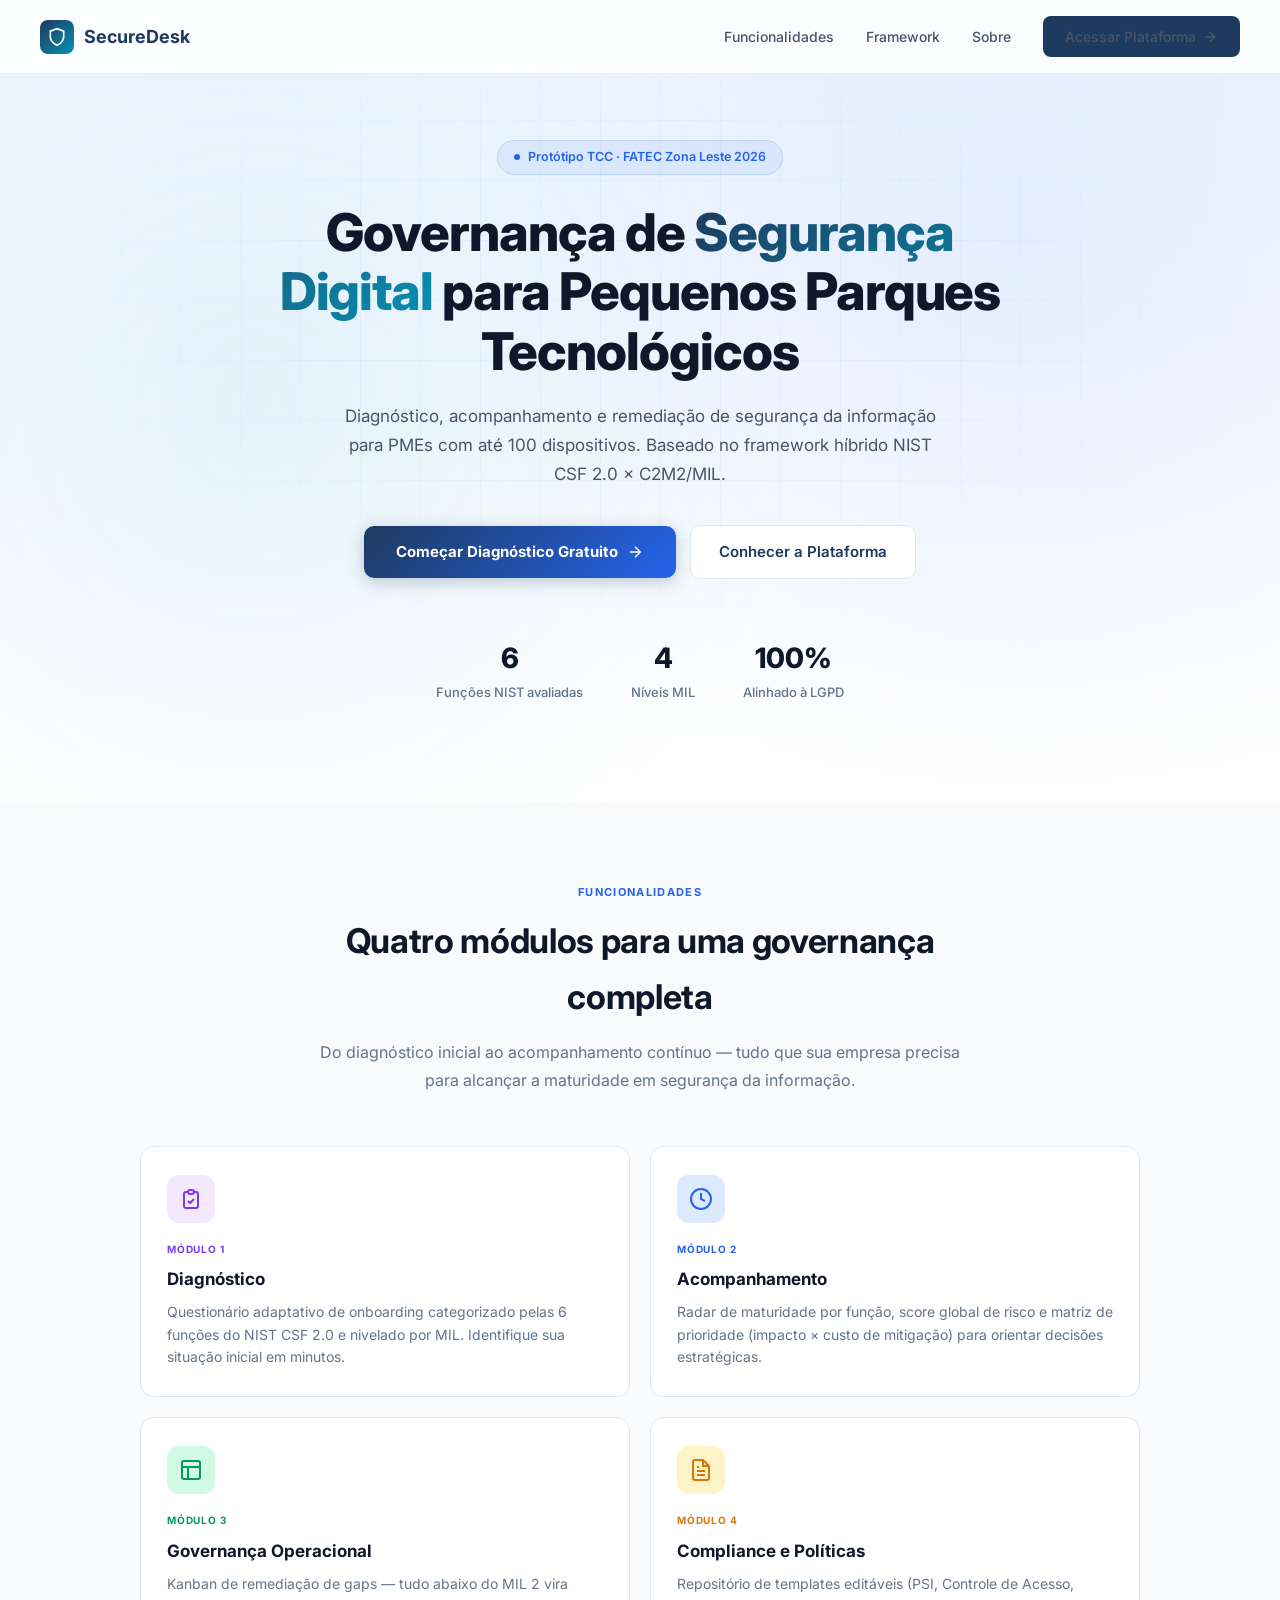
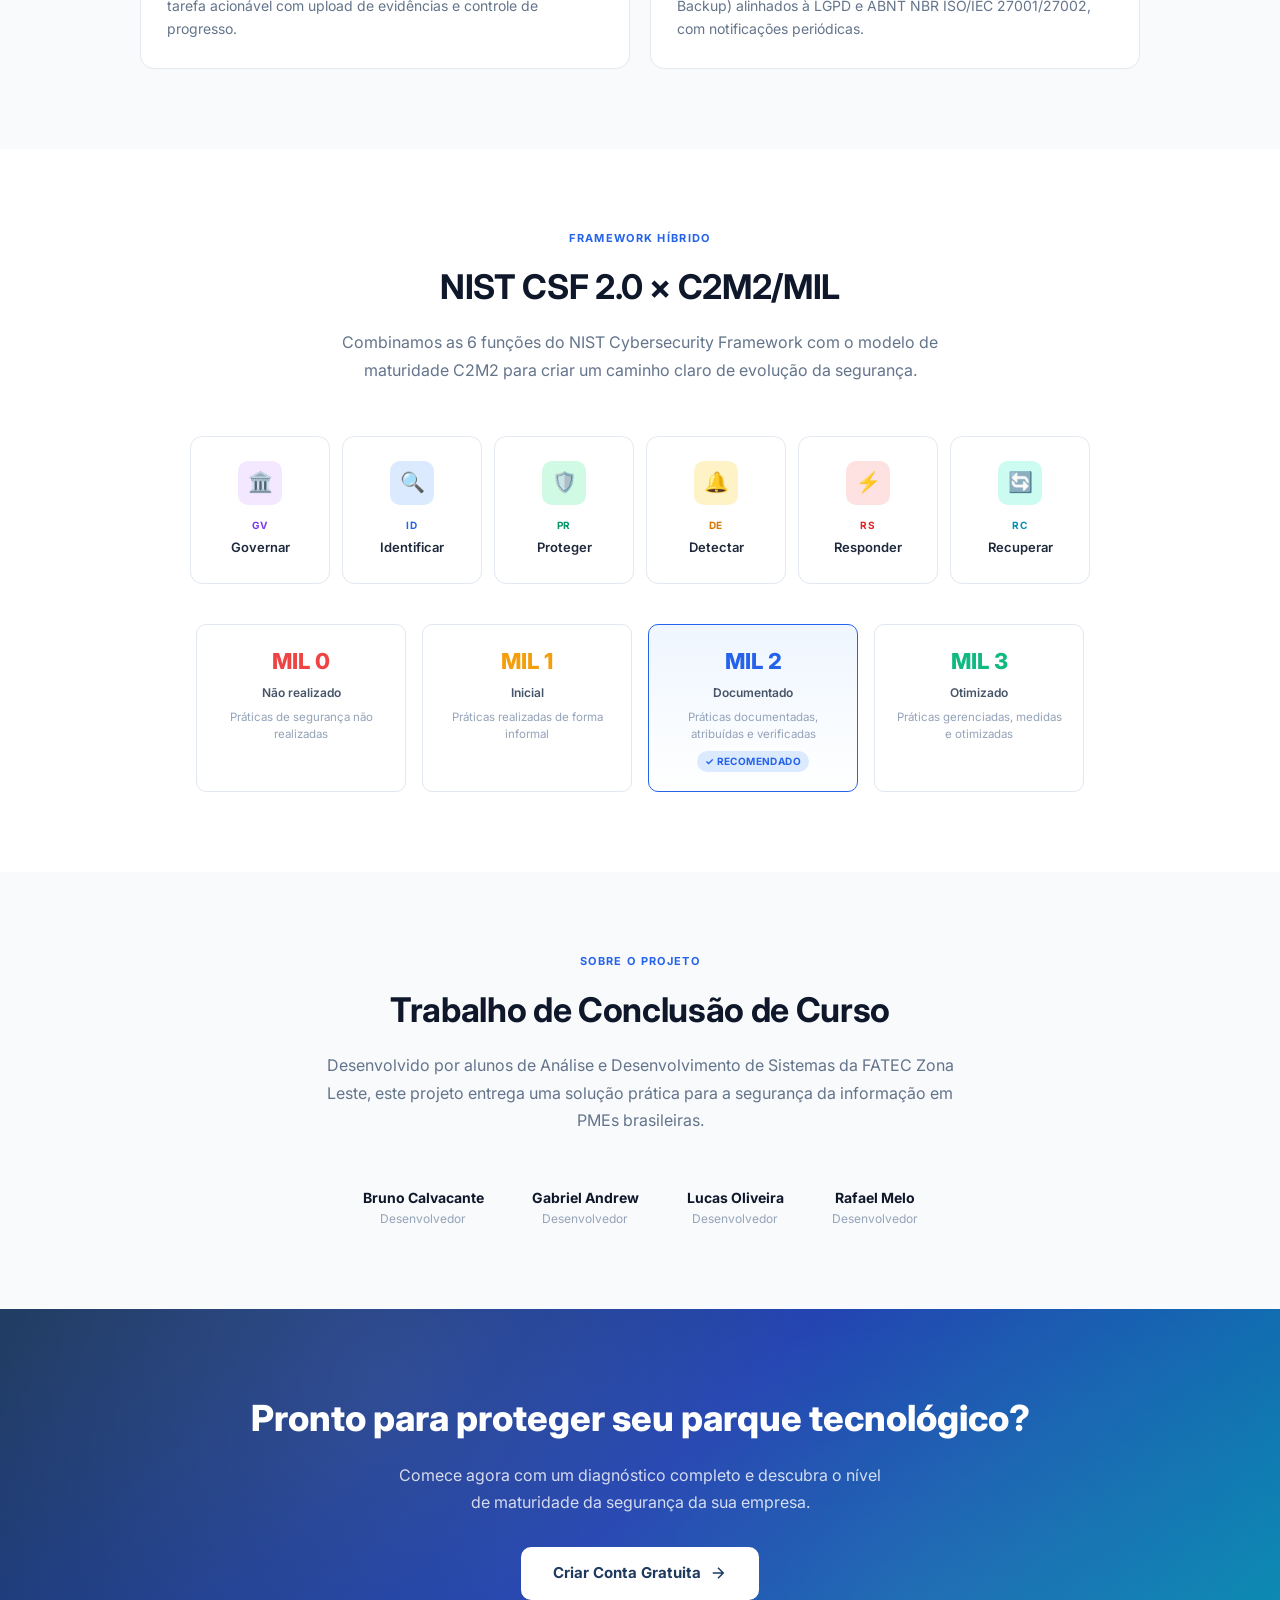
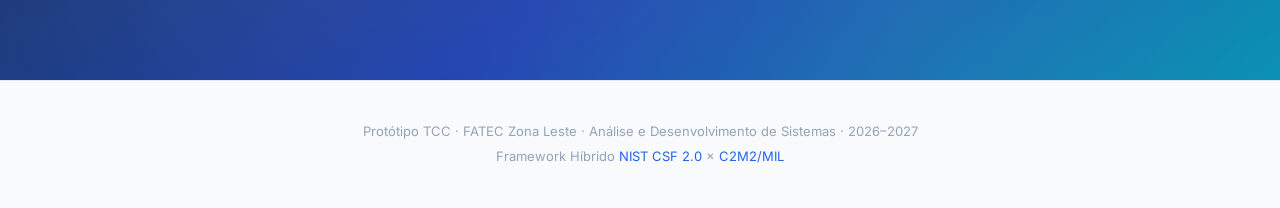
<file: Desenvolvimento/Site/src/main/resources/templates/core/index.html>
<!DOCTYPE html>
<html lang="pt-BR" xmlns:th="http://www.thymeleaf.org">
<head>
  <meta charset="UTF-8">
  <meta name="viewport" content="width=device-width, initial-scale=1">
  <title>SecureDesk — Segurança Digital para Pequenos Parques Tecnológicos</title>
  <meta name="description" content="Plataforma de governança progressiva de segurança da informação para PMEs com pequenos parques tecnológicos. Baseado no NIST CSF 2.0 e C2M2/MIL.">
  <link href="https://fonts.googleapis.com/css2?family=Inter:wght@300;400;500;600;700;800&display=swap" rel="stylesheet">
  <style>
    *, *::before, *::after { box-sizing: border-box; margin: 0; padding: 0; }
    html { scroll-behavior: smooth; }
    body {
      font-family: 'Inter', sans-serif;
      font-size: 15px;
      line-height: 1.65;
      color: #1E293B;
      background: #FFFFFF;
      -webkit-font-smoothing: antialiased;
    }
    a { text-decoration: none; color: inherit; }

    /* ── NAV ── */
    .landing-nav {
      position: fixed; top: 0; left: 0; right: 0;
      z-index: 100;
      padding: 16px 40px;
      display: flex; align-items: center; justify-content: space-between;
      background: rgba(255,255,255,0.85);
      backdrop-filter: blur(16px);
      border-bottom: 1px solid rgba(226,232,240,0.7);
      transition: all 0.3s;
    }

    .landing-nav .nav-brand {
      display: flex; align-items: center; gap: 10px;
      font-weight: 700; font-size: 18px; color: #1E3A5F;
    }

    .landing-nav .nav-brand .icon-box {
      width: 34px; height: 34px;
      background: linear-gradient(135deg, #1E3A5F, #0891B2);
      border-radius: 8px;
      display: flex; align-items: center; justify-content: center;
    }

    .nav-links { display: flex; align-items: center; gap: 32px; }
    .nav-links a {
      font-size: 14px; font-weight: 500; color: #475569;
      transition: color 0.2s;
    }
    .nav-links a:hover { color: #1E3A5F; }

    .nav-cta {
      display: inline-flex; align-items: center; gap: 6px;
      padding: 9px 22px;
      background: #1E3A5F;
      color: #fff;
      border-radius: 8px;
      font-weight: 600; font-size: 13.5px;
      transition: all 0.2s;
    }
    .nav-cta:hover {
      background: #2563EB;
      box-shadow: 0 4px 16px rgba(37,99,235,0.35);
      transform: translateY(-1px);
      color: #fff;
    }

    /* ── HERO ── */
    .hero {
      padding: 140px 40px 100px;
      text-align: center;
      position: relative;
      overflow: hidden;
      background: linear-gradient(180deg, #EFF6FF 0%, #FFFFFF 100%);
    }

    .hero::before {
      content: '';
      position: absolute; inset: 0;
      background:
        radial-gradient(circle at 20% 50%, rgba(8,145,178,0.08) 0%, transparent 50%),
        radial-gradient(circle at 80% 30%, rgba(37,99,235,0.08) 0%, transparent 50%);
      pointer-events: none;
    }

    /* Animated grid background */
    .hero::after {
      content: '';
      position: absolute; inset: 0;
      background-image:
        linear-gradient(rgba(37,99,235,0.04) 1px, transparent 1px),
        linear-gradient(90deg, rgba(37,99,235,0.04) 1px, transparent 1px);
      background-size: 60px 60px;
      mask-image: radial-gradient(ellipse 70% 60% at 50% 40%, black 30%, transparent 70%);
      -webkit-mask-image: radial-gradient(ellipse 70% 60% at 50% 40%, black 30%, transparent 70%);
      pointer-events: none;
    }

    .hero-content { position: relative; z-index: 1; max-width: 780px; margin: 0 auto; }

    .hero-badge {
      display: inline-flex; align-items: center; gap: 8px;
      padding: 6px 16px;
      background: rgba(37,99,235,0.08);
      border: 1px solid rgba(37,99,235,0.15);
      border-radius: 100px;
      font-size: 12.5px; font-weight: 600; color: #2563EB;
      margin-bottom: 28px;
      animation: fadeIn 0.6s ease;
    }

    .hero-badge .dot {
      width: 6px; height: 6px;
      background: #2563EB;
      border-radius: 50%;
      animation: pulse 2s ease infinite;
    }

    .hero h1 {
      font-size: clamp(32px, 5vw, 52px);
      font-weight: 800;
      color: #0F172A;
      line-height: 1.15;
      margin-bottom: 20px;
      letter-spacing: -0.02em;
      animation: fadeIn 0.6s ease 0.1s both;
    }

    .hero h1 .gradient-text {
      background: linear-gradient(135deg, #1E3A5F, #0891B2);
      -webkit-background-clip: text;
      -webkit-text-fill-color: transparent;
      background-clip: text;
    }

    .hero p {
      font-size: 17px;
      color: #475569;
      max-width: 600px;
      margin: 0 auto 36px;
      line-height: 1.7;
      animation: fadeIn 0.6s ease 0.2s both;
    }

    .hero-actions {
      display: flex;
      align-items: center;
      justify-content: center;
      gap: 14px;
      animation: fadeIn 0.6s ease 0.3s both;
    }

    .hero-btn-primary {
      display: inline-flex; align-items: center; gap: 8px;
      padding: 14px 32px;
      background: linear-gradient(135deg, #1E3A5F, #2563EB);
      color: #fff;
      border-radius: 10px;
      font-weight: 700; font-size: 15px;
      transition: all 0.25s;
      box-shadow: 0 4px 16px rgba(30,58,95,0.25);
    }
    .hero-btn-primary:hover {
      transform: translateY(-2px);
      box-shadow: 0 8px 28px rgba(30,58,95,0.35);
    }

    .hero-btn-secondary {
      display: inline-flex; align-items: center; gap: 8px;
      padding: 14px 28px;
      background: #fff;
      color: #1E3A5F;
      border: 1.5px solid #E2E8F0;
      border-radius: 10px;
      font-weight: 600; font-size: 15px;
      transition: all 0.25s;
    }
    .hero-btn-secondary:hover {
      border-color: #2563EB;
      color: #2563EB;
      box-shadow: 0 4px 12px rgba(37,99,235,0.1);
    }

    .hero-stats {
      display: flex;
      justify-content: center;
      gap: 48px;
      margin-top: 56px;
      animation: fadeIn 0.6s ease 0.4s both;
    }

    .hero-stat .number {
      font-size: 28px;
      font-weight: 800;
      color: #0F172A;
    }
    .hero-stat .label {
      font-size: 13px;
      color: #64748B;
      font-weight: 500;
    }

    /* ── FRAMEWORK SECTION ── */
    .section {
      padding: 80px 40px;
    }
    .section-alt { background: #F8FAFC; }

    .section-header {
      text-align: center;
      max-width: 640px;
      margin: 0 auto 52px;
    }
    .section-header .overline {
      font-size: 11px; font-weight: 700;
      letter-spacing: 0.12em;
      text-transform: uppercase;
      color: #2563EB;
      margin-bottom: 12px;
    }
    .section-header h2 {
      font-size: clamp(24px, 3.5vw, 34px);
      font-weight: 700;
      color: #0F172A;
      margin-bottom: 14px;
      letter-spacing: -0.01em;
    }
    .section-header p {
      font-size: 16px;
      color: #64748B;
      line-height: 1.7;
    }

    /* Feature Cards */
    .features-grid {
      display: grid;
      grid-template-columns: repeat(2, 1fr);
      gap: 20px;
      max-width: 1000px;
      margin: 0 auto;
    }

    .feature-card {
      background: #fff;
      border: 1px solid #E2E8F0;
      border-radius: 14px;
      padding: 28px 26px;
      transition: all 0.3s;
      position: relative;
      overflow: hidden;
    }
    .feature-card::before {
      content: '';
      position: absolute; top: 0; left: 0; right: 0;
      height: 3px;
      border-radius: 14px 14px 0 0;
      opacity: 0;
      transition: opacity 0.3s;
    }
    .feature-card:hover {
      box-shadow: 0 8px 24px rgba(0,0,0,0.06);
      transform: translateY(-3px);
      border-color: transparent;
    }
    .feature-card:hover::before { opacity: 1; }

    .feature-card.f1::before { background: linear-gradient(90deg, #7C3AED, #A855F7); }
    .feature-card.f2::before { background: linear-gradient(90deg, #2563EB, #3B82F6); }
    .feature-card.f3::before { background: linear-gradient(90deg, #059669, #10B981); }
    .feature-card.f4::before { background: linear-gradient(90deg, #D97706, #F59E0B); }

    .feature-icon {
      width: 48px; height: 48px;
      border-radius: 12px;
      display: flex; align-items: center; justify-content: center;
      margin-bottom: 18px;
    }
    .feature-card.f1 .feature-icon { background: #F3E8FF; color: #7C3AED; }
    .feature-card.f2 .feature-icon { background: #DBEAFE; color: #2563EB; }
    .feature-card.f3 .feature-icon { background: #D1FAE5; color: #059669; }
    .feature-card.f4 .feature-icon { background: #FEF3C7; color: #D97706; }

    .feature-card .feature-tag {
      font-size: 10px; font-weight: 700;
      letter-spacing: 0.08em;
      text-transform: uppercase;
      margin-bottom: 8px;
    }
    .feature-card.f1 .feature-tag { color: #7C3AED; }
    .feature-card.f2 .feature-tag { color: #2563EB; }
    .feature-card.f3 .feature-tag { color: #059669; }
    .feature-card.f4 .feature-tag { color: #D97706; }

    .feature-card h3 {
      font-size: 17px;
      font-weight: 700;
      color: #0F172A;
      margin-bottom: 8px;
    }
    .feature-card p {
      font-size: 14px;
      color: #64748B;
      line-height: 1.6;
    }

    /* ── FRAMEWORK PILLARS ── */
    .framework-visual {
      display: grid;
      grid-template-columns: repeat(6, 1fr);
      gap: 12px;
      max-width: 900px;
      margin: 0 auto;
    }

    .pillar {
      text-align: center;
      padding: 24px 10px;
      border-radius: 12px;
      border: 1px solid #E2E8F0;
      background: #fff;
      transition: all 0.3s;
    }
    .pillar:hover {
      transform: translateY(-4px);
      box-shadow: 0 8px 20px rgba(0,0,0,0.06);
    }

    .pillar .pillar-icon {
      width: 44px; height: 44px;
      border-radius: 10px;
      display: flex; align-items: center; justify-content: center;
      margin: 0 auto 12px;
      font-size: 20px;
    }

    .pillar.gv .pillar-icon { background: #F3E8FF; }
    .pillar.id .pillar-icon { background: #DBEAFE; }
    .pillar.pr .pillar-icon { background: #D1FAE5; }
    .pillar.de .pillar-icon { background: #FEF3C7; }
    .pillar.rs .pillar-icon { background: #FEE2E2; }
    .pillar.rc .pillar-icon { background: #CCFBF1; }

    .pillar .pillar-code {
      font-size: 10px;
      font-weight: 700;
      letter-spacing: 0.08em;
      text-transform: uppercase;
      margin-bottom: 4px;
    }
    .pillar.gv .pillar-code { color: #7C3AED; }
    .pillar.id .pillar-code { color: #2563EB; }
    .pillar.pr .pillar-code { color: #059669; }
    .pillar.de .pillar-code { color: #D97706; }
    .pillar.rs .pillar-code { color: #DC2626; }
    .pillar.rc .pillar-code { color: #0891B2; }

    .pillar .pillar-name {
      font-size: 13px;
      font-weight: 600;
      color: #1E293B;
    }

    /* ── MIL LEVELS ── */
    .mil-levels {
      display: flex;
      gap: 16px;
      max-width: 900px;
      margin: 40px auto 0;
      justify-content: center;
    }

    .mil-level {
      flex: 1;
      max-width: 210px;
      padding: 18px;
      border-radius: 10px;
      border: 1px solid #E2E8F0;
      background: #fff;
      text-align: center;
      transition: all 0.3s;
    }
    .mil-level:hover { transform: translateY(-2px); box-shadow: 0 4px 12px rgba(0,0,0,0.05); }

    .mil-level .level-num {
      font-size: 22px;
      font-weight: 800;
      margin-bottom: 4px;
    }
    .mil-level.l0 .level-num { color: #EF4444; }
    .mil-level.l1 .level-num { color: #F59E0B; }
    .mil-level.l2 .level-num { color: #2563EB; }
    .mil-level.l3 .level-num { color: #10B981; }

    .mil-level .level-label {
      font-size: 12px;
      font-weight: 600;
      color: #475569;
      margin-bottom: 6px;
    }
    .mil-level .level-desc {
      font-size: 11.5px;
      color: #94A3B8;
      line-height: 1.5;
    }

    .mil-level.l2 {
      border-color: #2563EB;
      background: linear-gradient(180deg, #EFF6FF, #fff);
    }

    .mil-recommended {
      display: inline-block;
      font-size: 10px;
      font-weight: 700;
      color: #2563EB;
      background: #DBEAFE;
      padding: 2px 8px;
      border-radius: 100px;
      margin-top: 8px;
      letter-spacing: 0.04em;
    }

    /* ── CTA ── */
    .cta-section {
      padding: 80px 40px;
      text-align: center;
      background: linear-gradient(135deg, #1E3A5F 0%, #1E40AF 50%, #0891B2 100%);
      color: #fff;
      position: relative;
      overflow: hidden;
    }

    .cta-section::before {
      content: '';
      position: absolute; inset: 0;
      background:
        radial-gradient(circle at 30% 20%, rgba(255,255,255,0.08) 0%, transparent 50%),
        radial-gradient(circle at 70% 80%, rgba(255,255,255,0.06) 0%, transparent 50%);
    }

    .cta-content { position: relative; z-index: 1; }

    .cta-section h2 {
      font-size: clamp(24px, 3.5vw, 36px);
      font-weight: 800;
      color: #fff;
      margin-bottom: 14px;
    }
    .cta-section p {
      font-size: 16px;
      color: rgba(255,255,255,0.8);
      max-width: 500px;
      margin: 0 auto 32px;
    }

    .cta-btn {
      display: inline-flex; align-items: center; gap: 8px;
      padding: 14px 32px;
      background: #fff;
      color: #1E3A5F;
      border-radius: 10px;
      font-weight: 700; font-size: 15px;
      transition: all 0.25s;
    }
    .cta-btn:hover {
      transform: translateY(-2px);
      box-shadow: 0 8px 28px rgba(0,0,0,0.2);
    }

    /* ── FOOTER ── */
    .landing-footer {
      padding: 40px;
      text-align: center;
      border-top: 1px solid #E2E8F0;
      background: #F8FAFC;
    }
    .landing-footer p {
      font-size: 13px;
      color: #94A3B8;
    }
    .landing-footer a { color: #2563EB; }

    /* ── ANIMATIONS ── */
    @keyframes fadeIn {
      from { opacity: 0; transform: translateY(10px); }
      to { opacity: 1; transform: translateY(0); }
    }
    @keyframes pulse {
      0%, 100% { opacity: 1; }
      50% { opacity: 0.5; }
    }

    /* ── RESPONSIVE ── */
    @media (max-width: 900px) {
      .features-grid { grid-template-columns: 1fr; }
      .framework-visual { grid-template-columns: repeat(3, 1fr); }
      .mil-levels { flex-wrap: wrap; }
      .hero-stats { gap: 28px; flex-wrap: wrap; }
    }
    @media (max-width: 600px) {
      .landing-nav { padding: 14px 20px; }
      .nav-links { display: none; }
      .hero { padding: 120px 20px 60px; }
      .section { padding: 50px 20px; }
      .framework-visual { grid-template-columns: repeat(2, 1fr); }
      .hero-actions { flex-direction: column; }
    }
  </style>
</head>
<body>

  <!-- NAVIGATION -->
  <nav class="landing-nav">
    <a th:href="@{/}" class="nav-brand">
      <div class="icon-box">
        <svg width="20" height="20" fill="none" viewBox="0 0 24 24" stroke="white" stroke-width="2">
          <path d="M12 22s8-4 8-10V5l-8-3-8 3v7c0 6 8 10 8 10z"/>
        </svg>
      </div>
      SecureDesk
    </a>
    <div class="nav-links">
      <a href="#funcionalidades">Funcionalidades</a>
      <a href="#framework">Framework</a>
      <a href="#sobre">Sobre</a>
      <a th:href="@{/login}" class="nav-cta">
        Acessar Plataforma
        <svg width="16" height="16" fill="none" viewBox="0 0 24 24" stroke="currentColor" stroke-width="2"><path d="M5 12h14M12 5l7 7-7 7"/></svg>
      </a>
    </div>
  </nav>

  <!-- HERO -->
  <section class="hero">
    <div class="hero-content">
      <div class="hero-badge">
        <span class="dot"></span>
        Protótipo TCC · FATEC Zona Leste 2026
      </div>
      <h1>Governança de <span class="gradient-text">Segurança Digital</span> para Pequenos Parques Tecnológicos</h1>
      <p>Diagnóstico, acompanhamento e remediação de segurança da informação para PMEs com até 100 dispositivos. Baseado no framework híbrido NIST CSF 2.0 × C2M2/MIL.</p>
      <div class="hero-actions">
        <a th:href="@{/login}" class="hero-btn-primary">
          Começar Diagnóstico Gratuito
          <svg width="18" height="18" fill="none" viewBox="0 0 24 24" stroke="currentColor" stroke-width="2"><path d="M5 12h14M12 5l7 7-7 7"/></svg>
        </a>
        <a href="#funcionalidades" class="hero-btn-secondary">
          Conhecer a Plataforma
        </a>
      </div>
      <div class="hero-stats">
        <div class="hero-stat">
          <div class="number">6</div>
          <div class="label">Funções NIST avaliadas</div>
        </div>
        <div class="hero-stat">
          <div class="number">4</div>
          <div class="label">Níveis MIL</div>
        </div>
        <div class="hero-stat">
          <div class="number">100%</div>
          <div class="label">Alinhado à LGPD</div>
        </div>
      </div>
    </div>
  </section>

  <!-- FUNCIONALIDADES -->
  <section class="section section-alt" id="funcionalidades">
    <div class="section-header">
      <div class="overline">Funcionalidades</div>
      <h2>Quatro módulos para uma governança completa</h2>
      <p>Do diagnóstico inicial ao acompanhamento contínuo — tudo que sua empresa precisa para alcançar a maturidade em segurança da informação.</p>
    </div>

    <div class="features-grid">
      <div class="feature-card f1">
        <div class="feature-icon">
          <svg width="24" height="24" fill="none" viewBox="0 0 24 24" stroke="currentColor" stroke-width="2"><path d="M9 5H7a2 2 0 00-2 2v12a2 2 0 002 2h10a2 2 0 002-2V7a2 2 0 00-2-2h-2M9 5a2 2 0 002 2h2a2 2 0 002-2M9 5a2 2 0 012-2h2a2 2 0 012 2m-6 9l2 2 4-4"/></svg>
        </div>
        <div class="feature-tag">Módulo 1</div>
        <h3>Diagnóstico</h3>
        <p>Questionário adaptativo de onboarding categorizado pelas 6 funções do NIST CSF 2.0 e nivelado por MIL. Identifique sua situação inicial em minutos.</p>
      </div>

      <div class="feature-card f2">
        <div class="feature-icon">
          <svg width="24" height="24" fill="none" viewBox="0 0 24 24" stroke="currentColor" stroke-width="2"><circle cx="12" cy="12" r="10"/><path d="M12 6v6l4 2"/></svg>
        </div>
        <div class="feature-tag">Módulo 2</div>
        <h3>Acompanhamento</h3>
        <p>Radar de maturidade por função, score global de risco e matriz de prioridade (impacto × custo de mitigação) para orientar decisões estratégicas.</p>
      </div>

      <div class="feature-card f3">
        <div class="feature-icon">
          <svg width="24" height="24" fill="none" viewBox="0 0 24 24" stroke="currentColor" stroke-width="2"><rect x="3" y="3" width="18" height="18" rx="2"/><path d="M3 9h18M9 21V9"/></svg>
        </div>
        <div class="feature-tag">Módulo 3</div>
        <h3>Governança Operacional</h3>
        <p>Kanban de remediação de gaps — tudo abaixo do MIL 2 vira tarefa acionável com upload de evidências e controle de progresso.</p>
      </div>

      <div class="feature-card f4">
        <div class="feature-icon">
          <svg width="24" height="24" fill="none" viewBox="0 0 24 24" stroke="currentColor" stroke-width="2"><path d="M14 2H6a2 2 0 00-2 2v16a2 2 0 002 2h12a2 2 0 002-2V8z"/><path d="M14 2v6h6M16 13H8M16 17H8M10 9H8"/></svg>
        </div>
        <div class="feature-tag">Módulo 4</div>
        <h3>Compliance e Políticas</h3>
        <p>Repositório de templates editáveis (PSI, Controle de Acesso, Backup) alinhados à LGPD e ABNT NBR ISO/IEC 27001/27002, com notificações periódicas.</p>
      </div>
    </div>
  </section>

  <!-- FRAMEWORK -->
  <section class="section" id="framework">
    <div class="section-header">
      <div class="overline">Framework Híbrido</div>
      <h2>NIST CSF 2.0 × C2M2/MIL</h2>
      <p>Combinamos as 6 funções do NIST Cybersecurity Framework com o modelo de maturidade C2M2 para criar um caminho claro de evolução da segurança.</p>
    </div>

    <div class="framework-visual">
      <div class="pillar gv">
        <div class="pillar-icon">🏛️</div>
        <div class="pillar-code">GV</div>
        <div class="pillar-name">Governar</div>
      </div>
      <div class="pillar id">
        <div class="pillar-icon">🔍</div>
        <div class="pillar-code">ID</div>
        <div class="pillar-name">Identificar</div>
      </div>
      <div class="pillar pr">
        <div class="pillar-icon">🛡️</div>
        <div class="pillar-code">PR</div>
        <div class="pillar-name">Proteger</div>
      </div>
      <div class="pillar de">
        <div class="pillar-icon">🔔</div>
        <div class="pillar-code">DE</div>
        <div class="pillar-name">Detectar</div>
      </div>
      <div class="pillar rs">
        <div class="pillar-icon">⚡</div>
        <div class="pillar-code">RS</div>
        <div class="pillar-name">Responder</div>
      </div>
      <div class="pillar rc">
        <div class="pillar-icon">🔄</div>
        <div class="pillar-code">RC</div>
        <div class="pillar-name">Recuperar</div>
      </div>
    </div>

    <div class="mil-levels">
      <div class="mil-level l0">
        <div class="level-num">MIL 0</div>
        <div class="level-label">Não realizado</div>
        <div class="level-desc">Práticas de segurança não realizadas</div>
      </div>
      <div class="mil-level l1">
        <div class="level-num">MIL 1</div>
        <div class="level-label">Inicial</div>
        <div class="level-desc">Práticas realizadas de forma informal</div>
      </div>
      <div class="mil-level l2">
        <div class="level-num">MIL 2</div>
        <div class="level-label">Documentado</div>
        <div class="level-desc">Práticas documentadas, atribuídas e verificadas</div>
        <span class="mil-recommended">✓ RECOMENDADO</span>
      </div>
      <div class="mil-level l3">
        <div class="level-num">MIL 3</div>
        <div class="level-label">Otimizado</div>
        <div class="level-desc">Práticas gerenciadas, medidas e otimizadas</div>
      </div>
    </div>
  </section>

  <!-- ABOUT -->
  <section class="section section-alt" id="sobre">
    <div class="section-header">
      <div class="overline">Sobre o Projeto</div>
      <h2>Trabalho de Conclusão de Curso</h2>
      <p>Desenvolvido por alunos de Análise e Desenvolvimento de Sistemas da FATEC Zona Leste, este projeto entrega uma solução prática para a segurança da informação em PMEs brasileiras.</p>
    </div>
    <div style="display: flex; justify-content: center; gap: 48px; flex-wrap: wrap; max-width: 700px; margin: 0 auto;">
      <div style="text-align: center;">
        <div style="font-size: 14px; font-weight: 700; color: #0F172A;">Bruno Calvacante</div>
        <div style="font-size: 12px; color: #94A3B8;">Desenvolvedor</div>
      </div>
      <div style="text-align: center;">
        <div style="font-size: 14px; font-weight: 700; color: #0F172A;">Gabriel Andrew</div>
        <div style="font-size: 12px; color: #94A3B8;">Desenvolvedor</div>
      </div>
      <div style="text-align: center;">
        <div style="font-size: 14px; font-weight: 700; color: #0F172A;">Lucas Oliveira</div>
        <div style="font-size: 12px; color: #94A3B8;">Desenvolvedor</div>
      </div>
      <div style="text-align: center;">
        <div style="font-size: 14px; font-weight: 700; color: #0F172A;">Rafael Melo</div>
        <div style="font-size: 12px; color: #94A3B8;">Desenvolvedor</div>
      </div>
    </div>
  </section>

  <!-- CTA -->
  <section class="cta-section">
    <div class="cta-content">
      <h2>Pronto para proteger seu parque tecnológico?</h2>
      <p>Comece agora com um diagnóstico completo e descubra o nível de maturidade da segurança da sua empresa.</p>
      <a th:href="@{/login}" class="cta-btn">
        Criar Conta Gratuita
        <svg width="18" height="18" fill="none" viewBox="0 0 24 24" stroke="currentColor" stroke-width="2"><path d="M5 12h14M12 5l7 7-7 7"/></svg>
      </a>
    </div>
  </section>

  <!-- FOOTER -->
  <footer class="landing-footer">
    <p>Protótipo TCC · FATEC Zona Leste · Análise e Desenvolvimento de Sistemas · 2026–2027</p>
    <p style="margin-top: 4px;">Framework Híbrido <a href="#">NIST CSF 2.0</a> × <a href="#">C2M2/MIL</a></p>
  </footer>

</body>
</html>
</file>
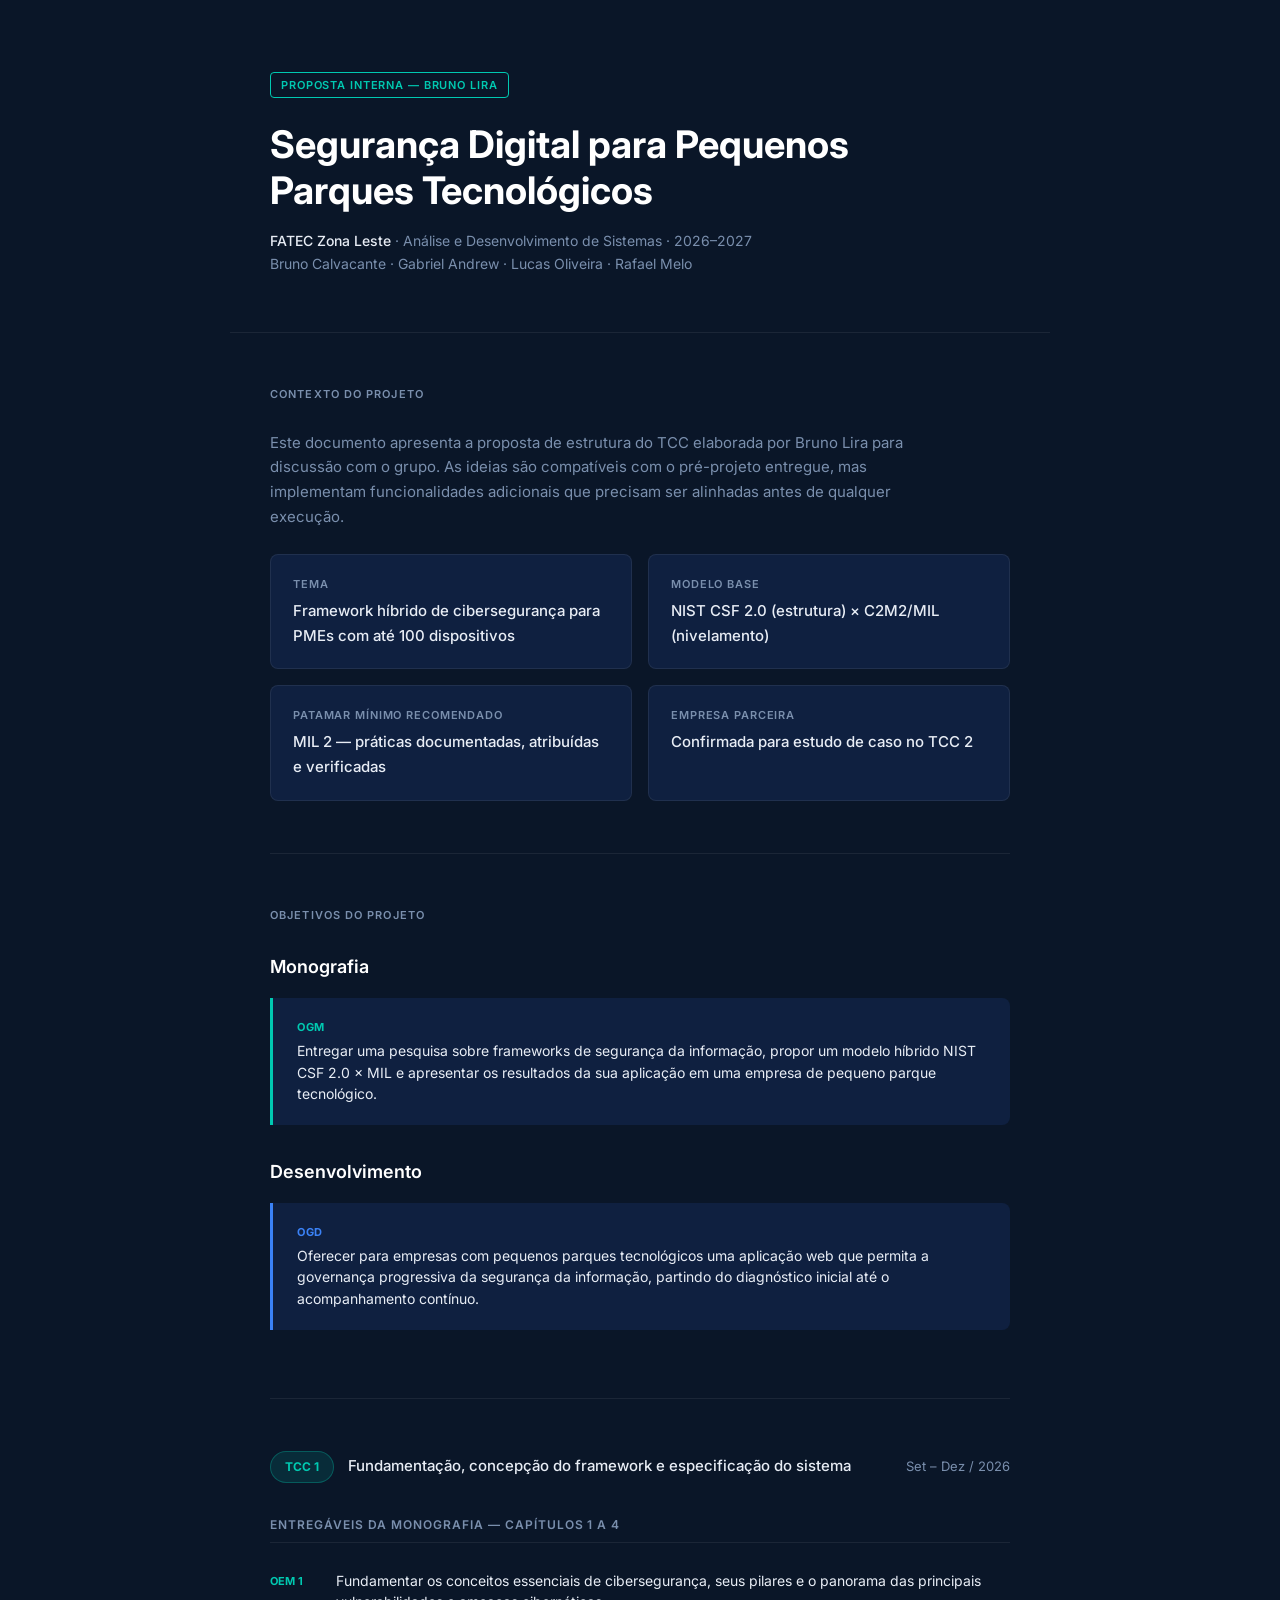
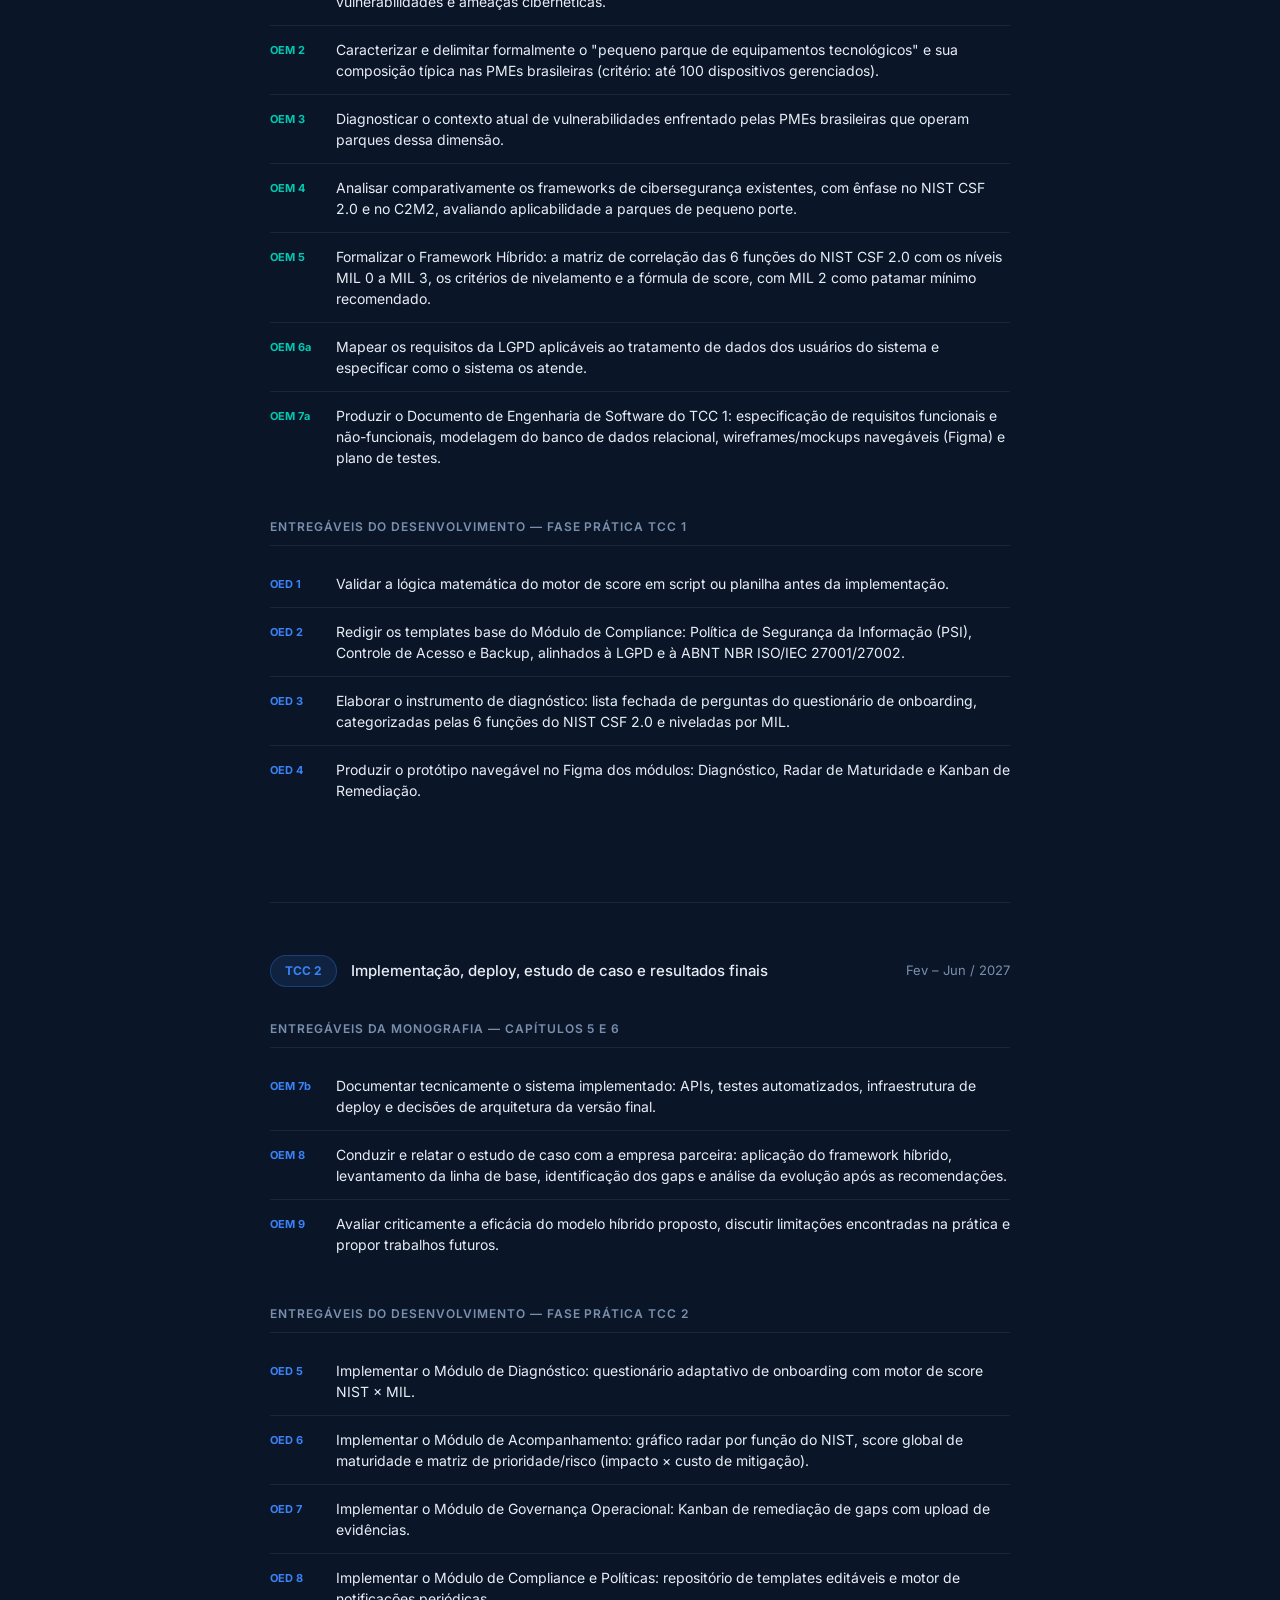
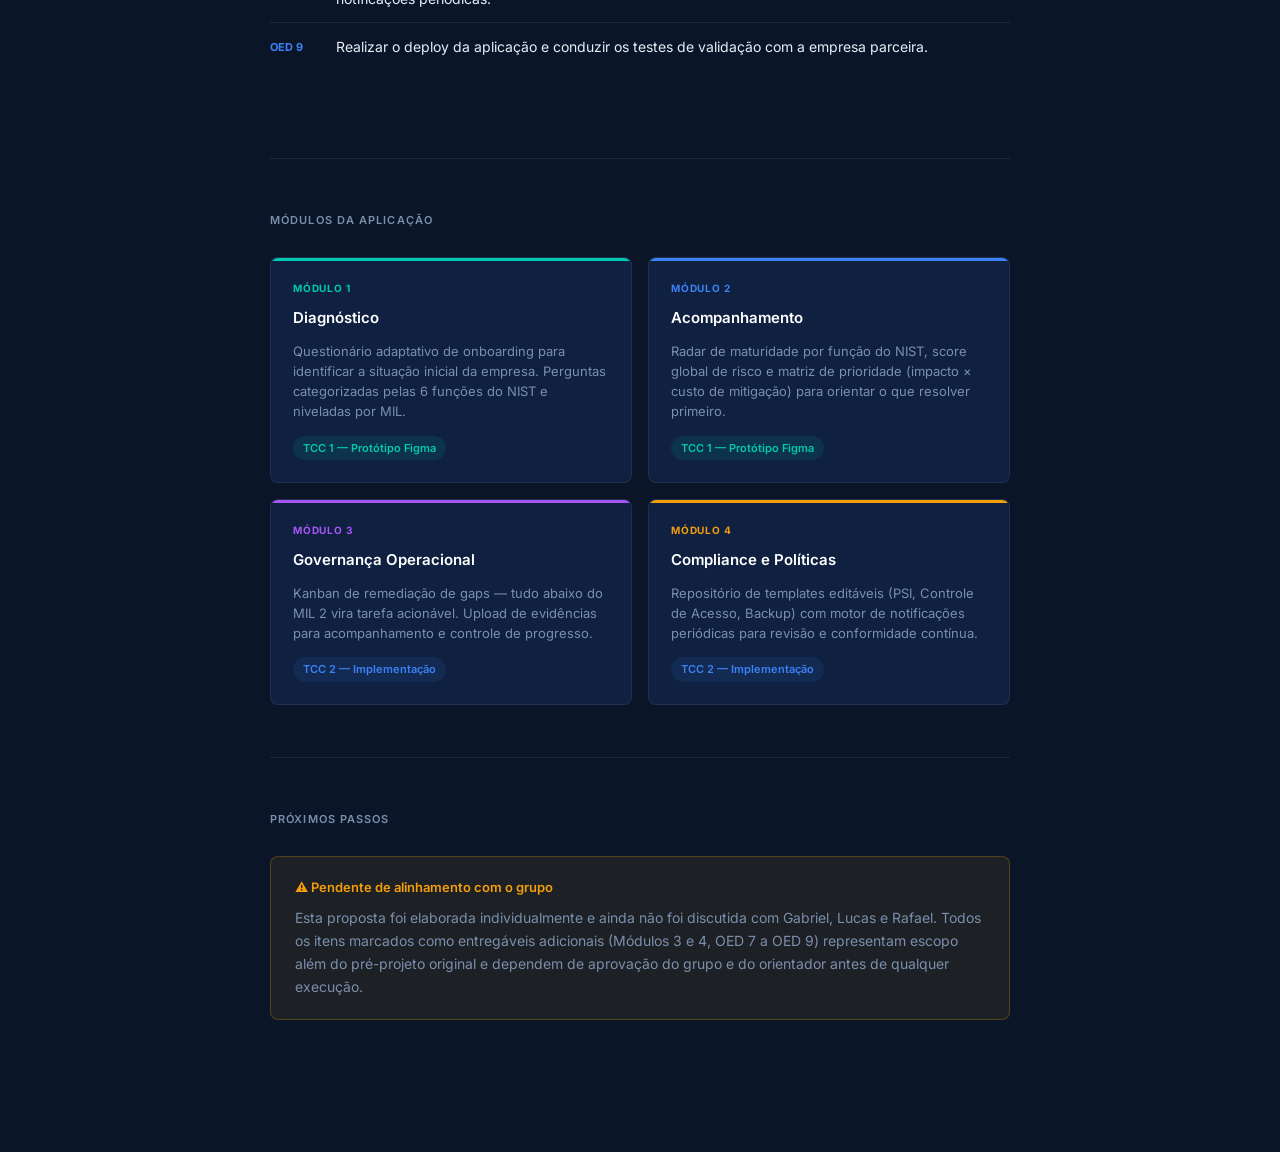
<file: Desenvolvimento/Site/tcc-projeto.html>
<!DOCTYPE html>
<html lang="pt-BR">
<head>
<meta charset="UTF-8">
<meta name="viewport" content="width=device-width, initial-scale=1, viewport-fit=cover">
<title>TCC — Proposta de Projeto</title>
<link href="https://fonts.googleapis.com/css2?family=Inter:wght@300;400;500;600;700&display=swap" rel="stylesheet">
<style>
  :root {
    --bg: #0A1628;
    --surface: #0F2040;
    --surface2: #162950;
    --accent: #00C9B1;
    --accent2: #3B82F6;
    --text: #E8EDF5;
    --muted: #7A8FAD;
    --border: rgba(255,255,255,0.07);
    --tcc1: #00C9B1;
    --tcc2: #3B82F6;
  }

  *, *::before, *::after { box-sizing: border-box; margin: 0; padding: 0; }

  body {
    background: var(--bg);
    color: var(--text);
    font-family: 'Inter', sans-serif;
    font-size: 15px;
    line-height: 1.65;
    padding: env(safe-area-inset-top, 0px) 0 env(safe-area-inset-bottom, 0px);
  }

  /* ── HEADER ── */
  header {
    padding: 72px 0 56px;
    border-bottom: 1px solid var(--border);
    max-width: 820px;
    margin: 0 auto;
    padding-left: 40px;
    padding-right: 40px;
  }

  .tag {
    display: inline-block;
    font-size: 11px;
    font-weight: 600;
    letter-spacing: .08em;
    color: var(--accent);
    border: 1px solid var(--accent);
    border-radius: 4px;
    padding: 3px 10px;
    margin-bottom: 24px;
    text-transform: uppercase;
  }

  h1 {
    font-size: clamp(26px, 4vw, 38px);
    font-weight: 700;
    line-height: 1.2;
    color: #fff;
    max-width: 640px;
    margin-bottom: 16px;
  }

  .subtitle {
    color: var(--muted);
    font-size: 14px;
    font-weight: 400;
  }

  .subtitle strong { color: var(--text); font-weight: 500; }

  /* ── MAIN ── */
  main {
    max-width: 820px;
    margin: 0 auto;
    padding: 0 40px 80px;
  }

  section { padding: 52px 0; border-bottom: 1px solid var(--border); }
  section:last-child { border-bottom: none; }

  h2 {
    font-size: 11px;
    font-weight: 600;
    letter-spacing: .1em;
    text-transform: uppercase;
    color: var(--muted);
    margin-bottom: 28px;
  }

  h3 {
    font-size: 18px;
    font-weight: 600;
    color: #fff;
    margin-bottom: 10px;
  }

  p { color: var(--muted); max-width: 680px; }
  p strong { color: var(--text); font-weight: 500; }

  /* ── CONTEXTO ── */
  .context-grid {
    display: grid;
    grid-template-columns: 1fr 1fr;
    gap: 16px;
    margin-top: 8px;
  }

  .context-card {
    background: var(--surface);
    border: 1px solid var(--border);
    border-radius: 8px;
    padding: 20px 22px;
  }

  .context-card .label {
    font-size: 11px;
    font-weight: 600;
    text-transform: uppercase;
    letter-spacing: .08em;
    color: var(--muted);
    margin-bottom: 6px;
  }

  .context-card .value {
    font-size: 15px;
    color: var(--text);
    font-weight: 500;
  }

  /* ── OBJETIVO ── */
  .objetivo-block {
    background: var(--surface);
    border-left: 3px solid var(--accent);
    border-radius: 0 8px 8px 0;
    padding: 20px 24px;
    margin-bottom: 16px;
  }

  .objetivo-block.dev { border-left-color: var(--accent2); }

  .objetivo-block .code {
    font-size: 11px;
    font-weight: 700;
    letter-spacing: .06em;
    color: var(--accent);
    margin-bottom: 4px;
  }

  .objetivo-block.dev .code { color: var(--accent2); }

  .objetivo-block .desc {
    color: var(--text);
    font-size: 14px;
    line-height: 1.55;
  }

  /* ── FASES ── */
  .fase-header {
    display: flex;
    align-items: center;
    gap: 14px;
    margin-bottom: 32px;
  }

  .fase-badge {
    font-size: 12px;
    font-weight: 700;
    padding: 5px 14px;
    border-radius: 20px;
    white-space: nowrap;
  }

  .fase-badge.tcc1 {
    background: rgba(0, 201, 177, 0.12);
    color: var(--tcc1);
    border: 1px solid rgba(0, 201, 177, 0.3);
  }

  .fase-badge.tcc2 {
    background: rgba(59, 130, 246, 0.12);
    color: var(--tcc2);
    border: 1px solid rgba(59, 130, 246, 0.3);
  }

  .fase-title {
    font-size: 15px;
    font-weight: 500;
    color: var(--text);
  }

  .fase-period {
    font-size: 13px;
    color: var(--muted);
    margin-left: auto;
  }

  .entregavel-grupo { margin-bottom: 36px; }

  .entregavel-grupo-titulo {
    font-size: 12px;
    font-weight: 600;
    text-transform: uppercase;
    letter-spacing: .08em;
    color: var(--muted);
    margin-bottom: 14px;
    padding-bottom: 8px;
    border-bottom: 1px solid var(--border);
  }

  .entregavel-item {
    display: flex;
    gap: 14px;
    padding: 13px 0;
    border-bottom: 1px solid var(--border);
    align-items: flex-start;
  }

  .entregavel-item:last-child { border-bottom: none; }

  .ent-code {
    font-size: 11px;
    font-weight: 700;
    min-width: 52px;
    padding-top: 2px;
    color: var(--accent);
  }

  .ent-code.dev { color: var(--accent2); }
  .ent-code.tcc2-color { color: var(--tcc2); }

  .ent-desc {
    font-size: 14px;
    color: var(--text);
    line-height: 1.5;
  }

  /* ── MÓDULOS ── */
  .modulos-grid {
    display: grid;
    grid-template-columns: 1fr 1fr;
    gap: 16px;
  }

  .modulo-card {
    background: var(--surface);
    border: 1px solid var(--border);
    border-radius: 8px;
    padding: 22px;
    position: relative;
    overflow: hidden;
  }

  .modulo-card::before {
    content: '';
    position: absolute;
    top: 0; left: 0; right: 0;
    height: 3px;
  }

  .modulo-card.m1::before { background: var(--accent); }
  .modulo-card.m2::before { background: var(--accent2); }
  .modulo-card.m3::before { background: #A855F7; }
  .modulo-card.m4::before { background: #F59E0B; }

  .modulo-tag {
    font-size: 10px;
    font-weight: 700;
    letter-spacing: .08em;
    text-transform: uppercase;
    margin-bottom: 10px;
  }

  .modulo-card.m1 .modulo-tag { color: var(--accent); }
  .modulo-card.m2 .modulo-tag { color: var(--accent2); }
  .modulo-card.m3 .modulo-tag { color: #A855F7; }
  .modulo-card.m4 .modulo-tag { color: #F59E0B; }

  .modulo-nome {
    font-size: 15px;
    font-weight: 600;
    color: #fff;
    margin-bottom: 10px;
  }

  .modulo-desc {
    font-size: 13px;
    color: var(--muted);
    line-height: 1.55;
  }

  .modulo-fase {
    display: inline-block;
    margin-top: 14px;
    font-size: 11px;
    font-weight: 600;
    padding: 3px 10px;
    border-radius: 20px;
  }

  .modulo-fase.tcc1 {
    background: rgba(0, 201, 177, 0.1);
    color: var(--tcc1);
  }

  .modulo-fase.tcc2 {
    background: rgba(59, 130, 246, 0.1);
    color: var(--tcc2);
  }

  /* ── ALERTA ── */
  .alerta {
    background: rgba(245, 158, 11, 0.08);
    border: 1px solid rgba(245, 158, 11, 0.25);
    border-radius: 8px;
    padding: 20px 24px;
    margin-top: 0;
  }

  .alerta-titulo {
    font-size: 13px;
    font-weight: 600;
    color: #F59E0B;
    margin-bottom: 8px;
  }

  .alerta p {
    font-size: 14px;
    color: var(--muted);
    max-width: none;
  }

  /* ── RESPONSIVE ── */
  @media (max-width: 620px) {
    header, main { padding-left: 24px; padding-right: 24px; }
    .context-grid { grid-template-columns: 1fr; }
    .modulos-grid { grid-template-columns: 1fr; }
    .fase-period { display: none; }
  }
</style>
</head>
<body>

<header>
  <div class="tag">Proposta Interna — Bruno Lira</div>
  <h1>Segurança Digital para Pequenos Parques Tecnológicos</h1>
  <p class="subtitle">
    <strong>FATEC Zona Leste</strong> · Análise e Desenvolvimento de Sistemas · 2026–2027<br>
    Bruno Calvacante · Gabriel Andrew · Lucas Oliveira · Rafael Melo
  </p>
</header>

<main>

  <!-- CONTEXTO -->
  <section>
    <h2>Contexto do Projeto</h2>
    <p style="margin-bottom: 24px;">Este documento apresenta a proposta de estrutura do TCC elaborada por Bruno Lira para discussão com o grupo. As ideias são compatíveis com o pré-projeto entregue, mas implementam funcionalidades adicionais que precisam ser alinhadas antes de qualquer execução.</p>
    <div class="context-grid">
      <div class="context-card">
        <div class="label">Tema</div>
        <div class="value">Framework híbrido de cibersegurança para PMEs com até 100 dispositivos</div>
      </div>
      <div class="context-card">
        <div class="label">Modelo base</div>
        <div class="value">NIST CSF 2.0 (estrutura) × C2M2/MIL (nivelamento)</div>
      </div>
      <div class="context-card">
        <div class="label">Patamar mínimo recomendado</div>
        <div class="value">MIL 2 — práticas documentadas, atribuídas e verificadas</div>
      </div>
      <div class="context-card">
        <div class="label">Empresa parceira</div>
        <div class="value">Confirmada para estudo de caso no TCC 2</div>
      </div>
    </div>
  </section>

  <!-- OBJETIVOS -->
  <section>
    <h2>Objetivos do Projeto</h2>

    <h3 style="margin-bottom: 16px;">Monografia</h3>
    <div class="objetivo-block">
      <div class="code">OGM</div>
      <div class="desc">Entregar uma pesquisa sobre frameworks de segurança da informação, propor um modelo híbrido NIST CSF 2.0 × MIL e apresentar os resultados da sua aplicação em uma empresa de pequeno parque tecnológico.</div>
    </div>

    <h3 style="margin-bottom: 16px; margin-top: 32px;">Desenvolvimento</h3>
    <div class="objetivo-block dev">
      <div class="code">OGD</div>
      <div class="desc">Oferecer para empresas com pequenos parques tecnológicos uma aplicação web que permita a governança progressiva da segurança da informação, partindo do diagnóstico inicial até o acompanhamento contínuo.</div>
    </div>
  </section>

  <!-- TCC 1 -->
  <section>
    <div class="fase-header">
      <div class="fase-badge tcc1">TCC 1</div>
      <div class="fase-title">Fundamentação, concepção do framework e especificação do sistema</div>
      <div class="fase-period">Set – Dez / 2026</div>
    </div>

    <div class="entregavel-grupo">
      <div class="entregavel-grupo-titulo">Entregáveis da Monografia — Capítulos 1 a 4</div>

      <div class="entregavel-item">
        <div class="ent-code">OEM 1</div>
        <div class="ent-desc">Fundamentar os conceitos essenciais de cibersegurança, seus pilares e o panorama das principais vulnerabilidades e ameaças cibernéticas.</div>
      </div>
      <div class="entregavel-item">
        <div class="ent-code">OEM 2</div>
        <div class="ent-desc">Caracterizar e delimitar formalmente o "pequeno parque de equipamentos tecnológicos" e sua composição típica nas PMEs brasileiras (critério: até 100 dispositivos gerenciados).</div>
      </div>
      <div class="entregavel-item">
        <div class="ent-code">OEM 3</div>
        <div class="ent-desc">Diagnosticar o contexto atual de vulnerabilidades enfrentado pelas PMEs brasileiras que operam parques dessa dimensão.</div>
      </div>
      <div class="entregavel-item">
        <div class="ent-code">OEM 4</div>
        <div class="ent-desc">Analisar comparativamente os frameworks de cibersegurança existentes, com ênfase no NIST CSF 2.0 e no C2M2, avaliando aplicabilidade a parques de pequeno porte.</div>
      </div>
      <div class="entregavel-item">
        <div class="ent-code">OEM 5</div>
        <div class="ent-desc">Formalizar o Framework Híbrido: a matriz de correlação das 6 funções do NIST CSF 2.0 com os níveis MIL 0 a MIL 3, os critérios de nivelamento e a fórmula de score, com MIL 2 como patamar mínimo recomendado.</div>
      </div>
      <div class="entregavel-item">
        <div class="ent-code">OEM 6a</div>
        <div class="ent-desc">Mapear os requisitos da LGPD aplicáveis ao tratamento de dados dos usuários do sistema e especificar como o sistema os atende.</div>
      </div>
      <div class="entregavel-item">
        <div class="ent-code">OEM 7a</div>
        <div class="ent-desc">Produzir o Documento de Engenharia de Software do TCC 1: especificação de requisitos funcionais e não-funcionais, modelagem do banco de dados relacional, wireframes/mockups navegáveis (Figma) e plano de testes.</div>
      </div>
    </div>

    <div class="entregavel-grupo">
      <div class="entregavel-grupo-titulo">Entregáveis do Desenvolvimento — Fase Prática TCC 1</div>

      <div class="entregavel-item">
        <div class="ent-code dev">OED 1</div>
        <div class="ent-desc">Validar a lógica matemática do motor de score em script ou planilha antes da implementação.</div>
      </div>
      <div class="entregavel-item">
        <div class="ent-code dev">OED 2</div>
        <div class="ent-desc">Redigir os templates base do Módulo de Compliance: Política de Segurança da Informação (PSI), Controle de Acesso e Backup, alinhados à LGPD e à ABNT NBR ISO/IEC 27001/27002.</div>
      </div>
      <div class="entregavel-item">
        <div class="ent-code dev">OED 3</div>
        <div class="ent-desc">Elaborar o instrumento de diagnóstico: lista fechada de perguntas do questionário de onboarding, categorizadas pelas 6 funções do NIST CSF 2.0 e niveladas por MIL.</div>
      </div>
      <div class="entregavel-item">
        <div class="ent-code dev">OED 4</div>
        <div class="ent-desc">Produzir o protótipo navegável no Figma dos módulos: Diagnóstico, Radar de Maturidade e Kanban de Remediação.</div>
      </div>
    </div>
  </section>

  <!-- TCC 2 -->
  <section>
    <div class="fase-header">
      <div class="fase-badge tcc2">TCC 2</div>
      <div class="fase-title">Implementação, deploy, estudo de caso e resultados finais</div>
      <div class="fase-period">Fev – Jun / 2027</div>
    </div>

    <div class="entregavel-grupo">
      <div class="entregavel-grupo-titulo">Entregáveis da Monografia — Capítulos 5 e 6</div>

      <div class="entregavel-item">
        <div class="ent-code tcc2-color">OEM 7b</div>
        <div class="ent-desc">Documentar tecnicamente o sistema implementado: APIs, testes automatizados, infraestrutura de deploy e decisões de arquitetura da versão final.</div>
      </div>
      <div class="entregavel-item">
        <div class="ent-code tcc2-color">OEM 8</div>
        <div class="ent-desc">Conduzir e relatar o estudo de caso com a empresa parceira: aplicação do framework híbrido, levantamento da linha de base, identificação dos gaps e análise da evolução após as recomendações.</div>
      </div>
      <div class="entregavel-item">
        <div class="ent-code tcc2-color">OEM 9</div>
        <div class="ent-desc">Avaliar criticamente a eficácia do modelo híbrido proposto, discutir limitações encontradas na prática e propor trabalhos futuros.</div>
      </div>
    </div>

    <div class="entregavel-grupo">
      <div class="entregavel-grupo-titulo">Entregáveis do Desenvolvimento — Fase Prática TCC 2</div>

      <div class="entregavel-item">
        <div class="ent-code dev">OED 5</div>
        <div class="ent-desc">Implementar o Módulo de Diagnóstico: questionário adaptativo de onboarding com motor de score NIST × MIL.</div>
      </div>
      <div class="entregavel-item">
        <div class="ent-code dev">OED 6</div>
        <div class="ent-desc">Implementar o Módulo de Acompanhamento: gráfico radar por função do NIST, score global de maturidade e matriz de prioridade/risco (impacto × custo de mitigação).</div>
      </div>
      <div class="entregavel-item">
        <div class="ent-code dev">OED 7</div>
        <div class="ent-desc">Implementar o Módulo de Governança Operacional: Kanban de remediação de gaps com upload de evidências.</div>
      </div>
      <div class="entregavel-item">
        <div class="ent-code dev">OED 8</div>
        <div class="ent-desc">Implementar o Módulo de Compliance e Políticas: repositório de templates editáveis e motor de notificações periódicas.</div>
      </div>
      <div class="entregavel-item">
        <div class="ent-code dev">OED 9</div>
        <div class="ent-desc">Realizar o deploy da aplicação e conduzir os testes de validação com a empresa parceira.</div>
      </div>
    </div>
  </section>

  <!-- MÓDULOS -->
  <section>
    <h2>Módulos da Aplicação</h2>
    <div class="modulos-grid">
      <div class="modulo-card m1">
        <div class="modulo-tag">Módulo 1</div>
        <div class="modulo-nome">Diagnóstico</div>
        <div class="modulo-desc">Questionário adaptativo de onboarding para identificar a situação inicial da empresa. Perguntas categorizadas pelas 6 funções do NIST e niveladas por MIL.</div>
        <span class="modulo-fase tcc1">TCC 1 — Protótipo Figma</span>
      </div>

      <div class="modulo-card m2">
        <div class="modulo-tag">Módulo 2</div>
        <div class="modulo-nome">Acompanhamento</div>
        <div class="modulo-desc">Radar de maturidade por função do NIST, score global de risco e matriz de prioridade (impacto × custo de mitigação) para orientar o que resolver primeiro.</div>
        <span class="modulo-fase tcc1">TCC 1 — Protótipo Figma</span>
      </div>

      <div class="modulo-card m3">
        <div class="modulo-tag">Módulo 3</div>
        <div class="modulo-nome">Governança Operacional</div>
        <div class="modulo-desc">Kanban de remediação de gaps — tudo abaixo do MIL 2 vira tarefa acionável. Upload de evidências para acompanhamento e controle de progresso.</div>
        <span class="modulo-fase tcc2">TCC 2 — Implementação</span>
      </div>

      <div class="modulo-card m4">
        <div class="modulo-tag">Módulo 4</div>
        <div class="modulo-nome">Compliance e Políticas</div>
        <div class="modulo-desc">Repositório de templates editáveis (PSI, Controle de Acesso, Backup) com motor de notificações periódicas para revisão e conformidade contínua.</div>
        <span class="modulo-fase tcc2">TCC 2 — Implementação</span>
      </div>
    </div>
  </section>

  <!-- ALERTA -->
  <section>
    <h2>Próximos Passos</h2>
    <div class="alerta">
      <div class="alerta-titulo">⚠ Pendente de alinhamento com o grupo</div>
      <p>Esta proposta foi elaborada individualmente e ainda não foi discutida com Gabriel, Lucas e Rafael. Todos os itens marcados como entregáveis adicionais (Módulos 3 e 4, OED 7 a OED 9) representam escopo além do pré-projeto original e dependem de aprovação do grupo e do orientador antes de qualquer execução.</p>
    </div>
  </section>

</main>

</body>
</html>
</file>
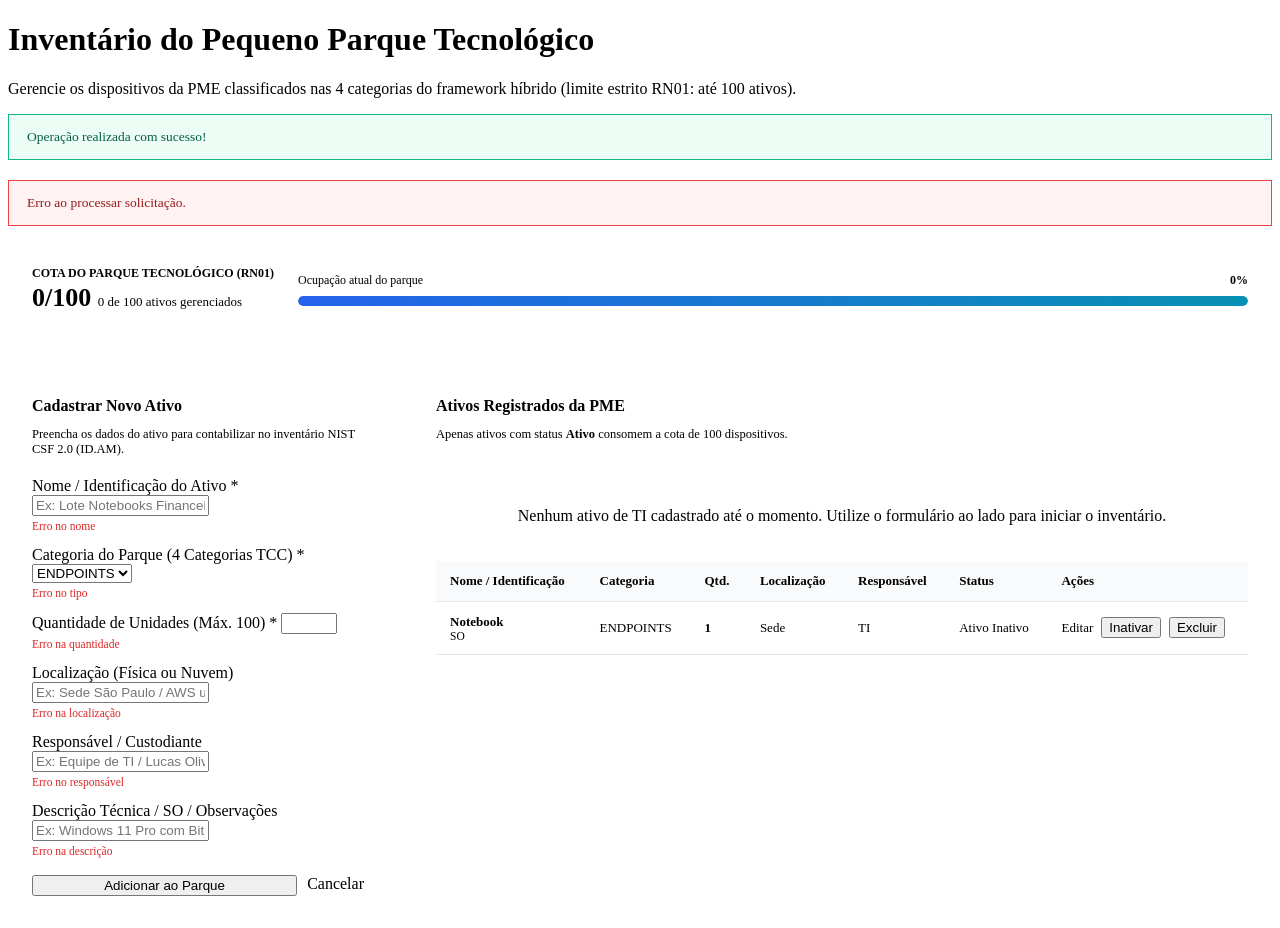
<file: Desenvolvimento/Site/src/main/resources/templates/ativo/ativos.html>
<!DOCTYPE html>
<html lang="pt-BR" xmlns:th="http://www.thymeleaf.org">
<head>
  <meta charset="UTF-8">
  <meta name="viewport" content="width=device-width, initial-scale=1">
  <title>SecureDesk — Inventário de Ativos de TI</title>
  <link href="https://fonts.googleapis.com/css2?family=Inter:wght@300;400;500;600;700;800&display=swap" rel="stylesheet">
  <link rel="stylesheet" th:href="@{/css/styles.css}">
  <style>
    .ativos-grid {
      display: grid;
      grid-template-columns: 380px 1fr;
      gap: 24px;
      align-items: start;
    }
    @media (max-width: 1024px) {
      .ativos-grid { grid-template-columns: 1fr; }
    }
    .quota-card {
      background: var(--surface);
      border: 1px solid var(--border);
      border-radius: var(--radius-lg);
      padding: 20px 24px;
      margin-bottom: 24px;
      display: flex;
      align-items: center;
      justify-content: space-between;
      gap: 24px;
    }
    .quota-progress-wrapper {
      flex: 1;
    }
    .quota-bar-bg {
      width: 100%;
      height: 10px;
      background: var(--border-light, #E2E8F0);
      border-radius: 999px;
      overflow: hidden;
      margin-top: 8px;
    }
    .quota-bar-fill {
      height: 100%;
      background: linear-gradient(90deg, #2563EB, #0891B2);
      border-radius: 999px;
      transition: width 0.3s ease;
    }
    .quota-bar-fill.danger {
      background: linear-gradient(90deg, #DC2626, #EF4444);
    }
    .alert-banner {
      padding: 14px 18px;
      border-radius: var(--radius);
      margin-bottom: 20px;
      font-size: 13.5px;
      font-weight: 500;
      display: flex;
      align-items: center;
      justify-content: space-between;
    }
    .alert-success {
      background: #ECFDF5;
      border: 1px solid #10B981;
      color: #065F46;
    }
    .alert-error {
      background: #FEF2F2;
      border: 1px solid #EF4444;
      color: #991B1B;
    }
    .field-error {
      color: #DC2626;
      font-size: 11.5px;
      margin-top: 4px;
    }
    .table-ativos {
      width: 100%;
      border-collapse: collapse;
    }
    .table-ativos th, .table-ativos td {
      padding: 12px 14px;
      text-align: left;
      border-bottom: 1px solid var(--border-light, #E2E8F0);
      font-size: 13px;
    }
    .table-ativos th {
      font-weight: 600;
      color: var(--text-secondary);
      background: #F8FAFC;
    }
    .actions-cell {
      display: flex;
      gap: 8px;
      align-items: center;
    }
  </style>
</head>
<body>
<div class="app-layout">

  <!-- SIDEBAR FRAGMENT -->
  <aside th:replace="~{fragments/layout :: sidebar('ativos')}"></aside>

  <!-- MAIN -->
  <div class="main-content">
    <!-- TOPBAR FRAGMENT -->
    <header th:replace="~{fragments/layout :: topbar('ativos', 'Inventário de Ativos de TI')}"></header>

    <div class="page-content">
      <div class="page-header">
        <h1>Inventário do Pequeno Parque Tecnológico</h1>
        <p>Gerencie os dispositivos da PME classificados nas 4 categorias do framework híbrido (limite estrito RN01: até 100 ativos).</p>
      </div>

      <!-- Feedback Flash Attributes -->
      <div th:if="${sucesso}" class="alert-banner alert-success" role="alert">
        <span th:text="${sucesso}">Operação realizada com sucesso!</span>
      </div>

      <div th:if="${erro}" class="alert-banner alert-error" role="alert">
        <span th:text="${erro}">Erro ao processar solicitação.</span>
      </div>

      <!-- Indicador Visual da Trava de 100 Ativos (RN01) -->
      <div class="quota-card">
        <div>
          <div style="font-size: 12px; font-weight: 600; text-transform: uppercase; color: var(--text-muted);">
            Cota do Parque Tecnológico (RN01)
          </div>
          <div style="font-size: 26px; font-weight: 800; color: var(--text-primary); margin-top: 2px;">
            <span th:text="${ativosTexto}">0/100</span>
            <span style="font-size: 13px; font-weight: 500; color: var(--text-secondary);" th:text="${trava100Ativos}">
              0 de 100 ativos gerenciados
            </span>
          </div>
        </div>
        <div class="quota-progress-wrapper">
          <div style="display: flex; justify-content: space-between; font-size: 12px; color: var(--text-secondary);">
            <span>Ocupação atual do parque</span>
            <strong th:text="${percentualOcupacao + '%'}">0%</strong>
          </div>
          <div class="quota-bar-bg">
            <div class="quota-bar-fill"
                 th:classappend="${totalAtivos >= 90} ? ' danger' : ''"
                 th:style="'width: ' + ${percentualOcupacao} + '%'"></div>
          </div>
        </div>
      </div>

      <div class="ativos-grid">
        <!-- Formulário Dinâmico Thymeleaf (Criar / Editar) -->
        <div class="card" style="padding: 24px; background: var(--surface); border: 1px solid var(--border); border-radius: var(--radius-lg);">
          <h3 style="font-size: 16px; margin-bottom: 4px;"
              th:text="${ativoEmEdicaoId != null ? 'Editar Ativo #' + ativoEmEdicaoId : 'Cadastrar Novo Ativo'}">
            Cadastrar Novo Ativo
          </h3>
          <p style="font-size: 12.5px; color: var(--text-secondary); margin-bottom: 20px;">
            Preencha os dados do ativo para contabilizar no inventário NIST CSF 2.0 (ID.AM).
          </p>

          <form th:action="${ativoEmEdicaoId != null ? '/ativos/' + ativoEmEdicaoId : '/ativos'}"
                th:object="${ativoForm}"
                method="post">

            <input type="hidden" th:field="*{empresaId}">
            <input type="hidden" th:field="*{ativo}">

            <div class="form-group" style="margin-bottom: 14px;">
              <label class="form-label" for="nome">Nome / Identificação do Ativo *</label>
              <input id="nome" type="text" class="form-input" th:field="*{nome}" placeholder="Ex: Lote Notebooks Financeiro / Firewall Matriz">
              <div class="field-error" th:if="${#fields.hasErrors('nome')}" th:errors="*{nome}">Erro no nome</div>
            </div>

            <div class="form-group" style="margin-bottom: 14px;">
              <label class="form-label" for="tipo">Categoria do Parque (4 Categorias TCC) *</label>
              <select id="tipo" class="form-select" th:field="*{tipo}">
                <option th:each="itemTipo : ${tiposAtivo}"
                        th:value="${itemTipo}"
                        th:text="${itemTipo.name() + ' — ' + itemTipo.descricao}">
                  ENDPOINTS
                </option>
              </select>
              <div class="field-error" th:if="${#fields.hasErrors('tipo')}" th:errors="*{tipo}">Erro no tipo</div>
            </div>

            <div class="form-group" style="margin-bottom: 14px;">
              <label class="form-label" for="quantidade">Quantidade de Unidades (Máx. 100) *</label>
              <input id="quantidade" type="number" min="1" max="100" class="form-input" th:field="*{quantidade}">
              <div class="field-error" th:if="${#fields.hasErrors('quantidade')}" th:errors="*{quantidade}">Erro na quantidade</div>
            </div>

            <div class="form-group" style="margin-bottom: 14px;">
              <label class="form-label" for="localizacao">Localização (Física ou Nuvem)</label>
              <input id="localizacao" type="text" class="form-input" th:field="*{localizacao}" placeholder="Ex: Sede São Paulo / AWS us-east-1">
              <div class="field-error" th:if="${#fields.hasErrors('localizacao')}" th:errors="*{localizacao}">Erro na localização</div>
            </div>

            <div class="form-group" style="margin-bottom: 14px;">
              <label class="form-label" for="responsavel">Responsável / Custodiante</label>
              <input id="responsavel" type="text" class="form-input" th:field="*{responsavel}" placeholder="Ex: Equipe de TI / Lucas Oliveira">
              <div class="field-error" th:if="${#fields.hasErrors('responsavel')}" th:errors="*{responsavel}">Erro no responsável</div>
            </div>

            <div class="form-group" style="margin-bottom: 18px;">
              <label class="form-label" for="descricao">Descrição Técnica / SO / Observações</label>
              <input id="descricao" type="text" class="form-input" th:field="*{descricao}" placeholder="Ex: Windows 11 Pro com BitLocker ativo">
              <div class="field-error" th:if="${#fields.hasErrors('descricao')}" th:errors="*{descricao}">Erro na descrição</div>
            </div>

            <div style="display: flex; gap: 10px;">
              <button type="submit" class="btn btn-primary" style="flex: 1;"
                      th:text="${ativoEmEdicaoId != null ? 'Salvar Alterações' : 'Adicionar ao Parque'}">
                Adicionar ao Parque
              </button>
              <a th:if="${ativoEmEdicaoId != null}" th:href="@{/ativos}" class="btn btn-secondary">Cancelar</a>
            </div>
          </form>
        </div>

        <!-- Tabela de Ativos Cadastrados -->
        <div class="card" style="padding: 24px; background: var(--surface); border: 1px solid var(--border); border-radius: var(--radius-lg);">
          <div style="display: flex; align-items: center; justify-content: space-between; margin-bottom: 16px;">
            <div>
              <h3 style="font-size: 16px; margin-bottom: 2px;">Ativos Registrados da PME</h3>
              <p style="font-size: 12.5px; color: var(--text-secondary);">
                Apenas ativos com status <strong>Ativo</strong> consomem a cota de 100 dispositivos.
              </p>
            </div>
          </div>

          <div th:if="${#lists.isEmpty(ativos)}" style="padding: 36px; text-align: center; color: var(--text-muted);">
            Nenhum ativo de TI cadastrado até o momento. Utilize o formulário ao lado para iniciar o inventário.
          </div>

          <table class="table-ativos" th:if="${!#lists.isEmpty(ativos)}">
            <thead>
              <tr>
                <th>Nome / Identificação</th>
                <th>Categoria</th>
                <th>Qtd.</th>
                <th>Localização</th>
                <th>Responsável</th>
                <th>Status</th>
                <th>Ações</th>
              </tr>
            </thead>
            <tbody>
              <tr th:each="item : ${ativos}">
                <td>
                  <strong th:text="${item.nome}">Notebook</strong>
                  <div style="font-size: 11.5px; color: var(--text-muted);" th:text="${item.descricao}">SO</div>
                </td>
                <td>
                  <span class="badge badge-blue" th:text="${item.tipo}">ENDPOINTS</span>
                </td>
                <td>
                  <strong th:text="${item.quantidade}">1</strong>
                </td>
                <td th:text="${item.localizacao != null and !item.localizacao.isEmpty() ? item.localizacao : '—'}">Sede</td>
                <td th:text="${item.responsavel != null and !item.responsavel.isEmpty() ? item.responsavel : '—'}">TI</td>
                <td>
                  <span th:if="${item.ativo}" class="badge badge-green">Ativo</span>
                  <span th:unless="${item.ativo}" class="badge badge-gray">Inativo</span>
                </td>
                <td>
                  <div class="actions-cell">
                    <a th:href="@{/ativos/{id}/editar(id=${item.id})}" class="btn btn-ghost btn-sm">Editar</a>
                    <form th:if="${item.ativo}" th:action="@{/ativos/{id}/inativar(id=${item.id})}" method="post" style="display:inline;">
                      <button type="submit" class="btn btn-secondary btn-sm">Inativar</button>
                    </form>
                    <form th:action="@{/ativos/{id}/excluir(id=${item.id})}" method="post" style="display:inline;">
                      <button type="submit" class="btn btn-danger btn-sm">Excluir</button>
                    </form>
                  </div>
                </td>
              </tr>
            </tbody>
          </table>
        </div>
      </div>

    </div>
  </div>
</div>
</body>
</html>
</file>
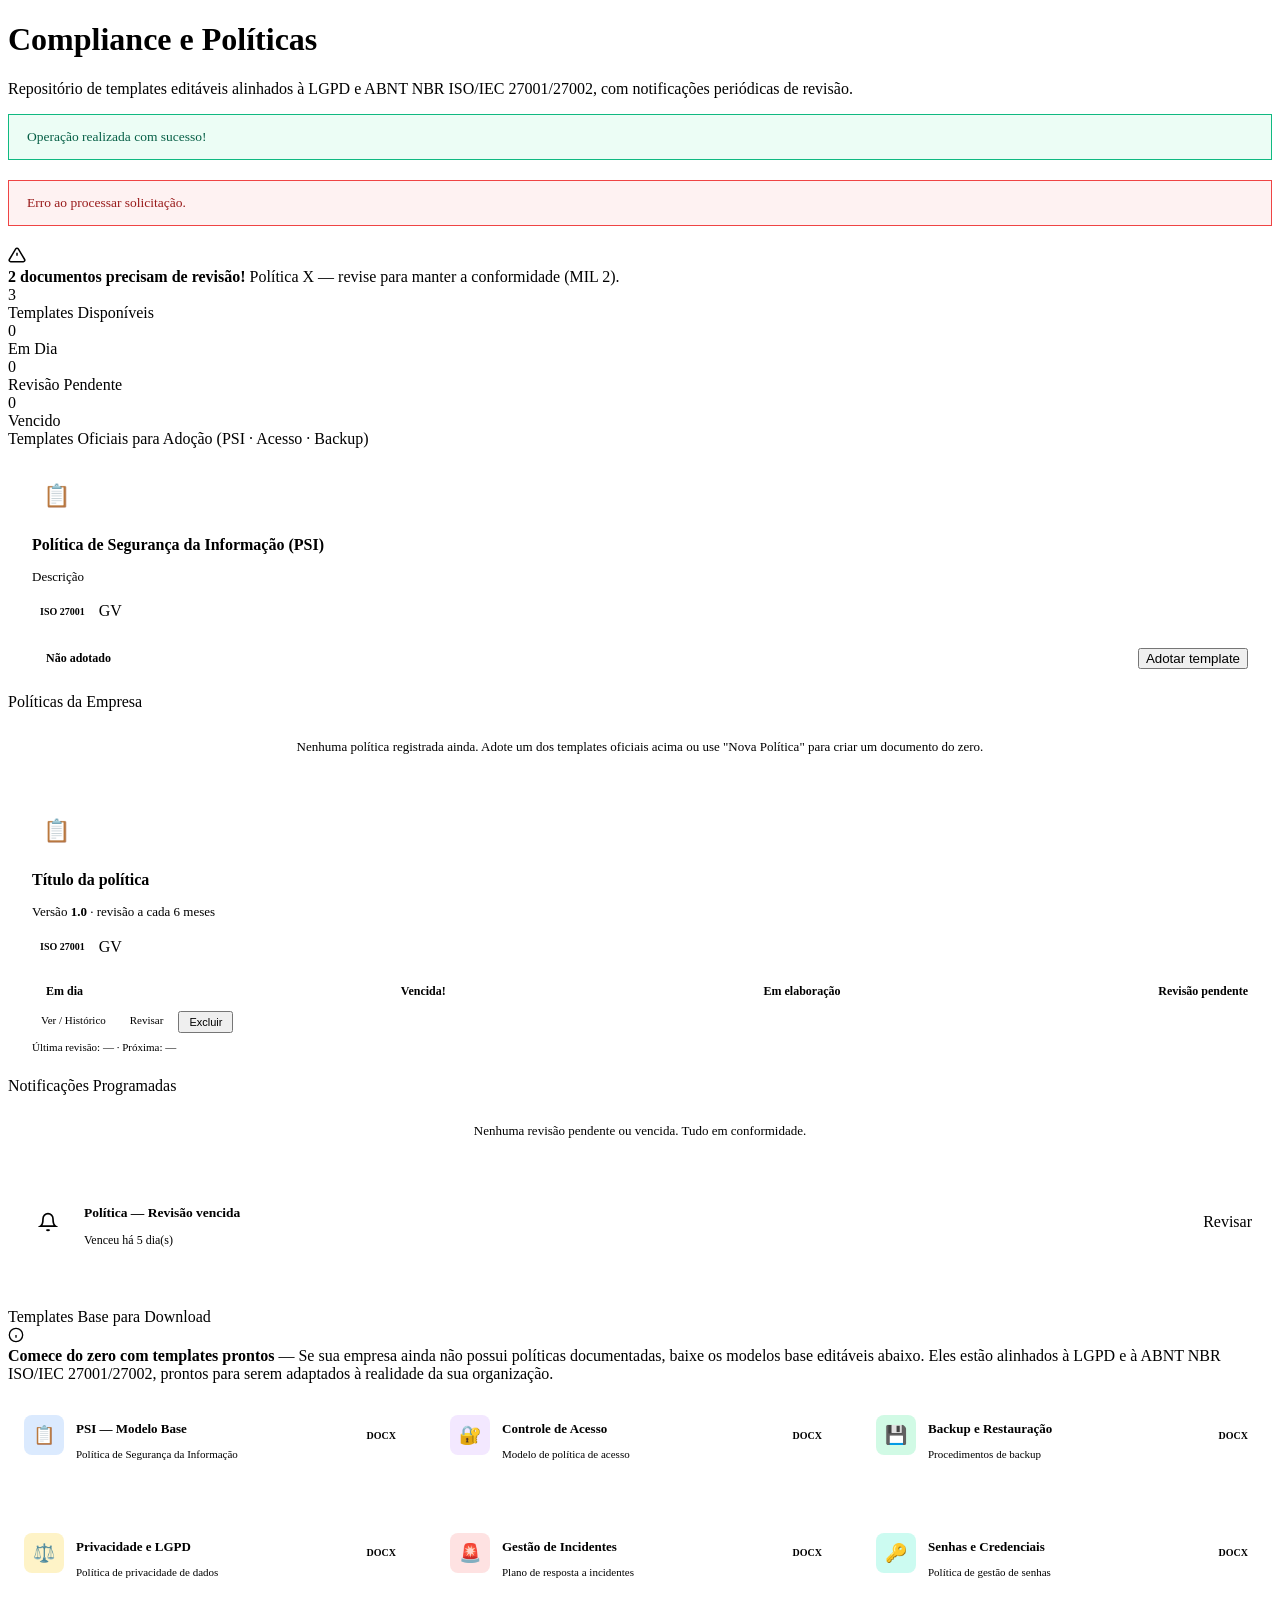
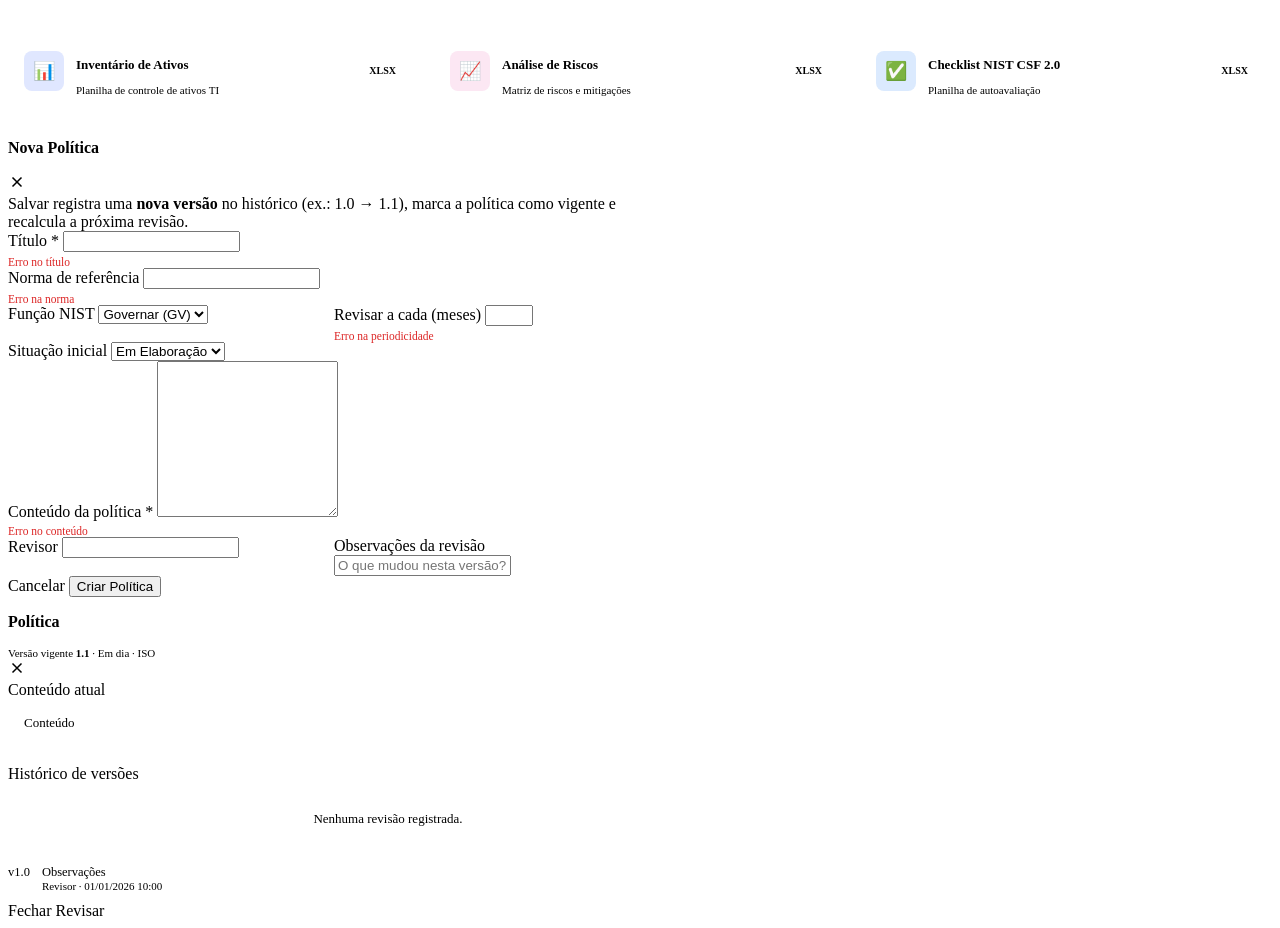
<file: Desenvolvimento/Site/src/main/resources/templates/compliance/compliance.html>
<!DOCTYPE html>
<html lang="pt-BR" xmlns:th="http://www.thymeleaf.org">
<head>
  <meta charset="UTF-8">
  <meta name="viewport" content="width=device-width, initial-scale=1">
  <title>SecureDesk — Compliance e Políticas</title>
  <link href="https://fonts.googleapis.com/css2?family=Inter:wght@300;400;500;600;700;800&display=swap" rel="stylesheet">
  <link rel="stylesheet" th:href="@{/css/styles.css}">
  <style>
    .template-card {
      background: var(--surface);
      border: 1px solid var(--border);
      border-radius: var(--radius-lg);
      padding: 24px;
      transition: all 0.3s;
      position: relative;
      overflow: hidden;
    }
    .template-card::before {
      content: '';
      position: absolute; top: 0; left: 0; right: 0;
      height: 3px;
      opacity: 0;
      transition: opacity 0.3s;
    }
    .template-card:hover {
      box-shadow: var(--shadow-md);
      transform: translateY(-3px);
      border-color: transparent;
    }
    .template-card:hover::before { opacity: 1; }

    .template-card.psi::before { background: linear-gradient(90deg, #2563EB, #3B82F6); }
    .template-card.acesso::before { background: linear-gradient(90deg, #7C3AED, #A855F7); }
    .template-card.backup::before { background: linear-gradient(90deg, #059669, #10B981); }
    .template-card.lgpd::before { background: linear-gradient(90deg, #D97706, #F59E0B); }
    .template-card.incidentes::before { background: linear-gradient(90deg, #DC2626, #EF4444); }
    .template-card.senhas::before { background: linear-gradient(90deg, #0891B2, #06B6D4); }

    .template-icon {
      width: 48px; height: 48px;
      border-radius: 12px;
      display: flex; align-items: center; justify-content: center;
      margin-bottom: 16px;
      font-size: 22px;
    }
    .template-card.psi .template-icon { background: #DBEAFE; }
    .template-card.acesso .template-icon { background: #F3E8FF; }
    .template-card.backup .template-icon { background: #D1FAE5; }
    .template-card.lgpd .template-icon { background: #FEF3C7; }
    .template-card.incidentes .template-icon { background: #FEE2E2; }
    .template-card.senhas .template-icon { background: #CCFBF1; }

    .template-card h3 { font-size: 16px; margin-bottom: 6px; }
    .template-card p { font-size: 13px; color: var(--text-secondary); line-height: 1.5; margin-bottom: 16px; }

    .template-status {
      display: flex; align-items: center; justify-content: space-between;
      padding-top: 14px;
      border-top: 1px solid var(--border-light);
    }
    .template-status .status-label {
      display: flex; align-items: center; gap: 6px;
      font-size: 12px; font-weight: 600;
    }
    .status-dot {
      width: 8px; height: 8px; border-radius: 50%;
    }
    .status-dot.green { background: var(--success); }
    .status-dot.orange { background: var(--warning); }
    .status-dot.red { background: var(--danger); }

    .template-actions {
      display: flex; gap: 6px;
    }

    .notif-card {
      display: flex; align-items: center; gap: 16px;
      padding: 16px 20px;
      background: var(--surface);
      border: 1px solid var(--border);
      border-radius: var(--radius);
      margin-bottom: 10px;
      transition: all 0.2s;
    }
    .notif-card:hover { box-shadow: var(--shadow-sm); }
    .notif-icon {
      width: 40px; height: 40px;
      border-radius: 10px;
      display: flex; align-items: center; justify-content: center;
      flex-shrink: 0;
    }
    .notif-content { flex: 1; }
    .notif-content h5 { font-size: 13.5px; margin-bottom: 2px; }
    .notif-content p { font-size: 12px; color: var(--text-muted); }

    .norma-badge {
      display: inline-flex; align-items: center; gap: 4px;
      font-size: 10px; font-weight: 700;
      padding: 3px 8px; border-radius: 4px;
      background: var(--surface-alt);
      border: 1px solid var(--border);
      color: var(--text-secondary);
    }

    /* Download button inside template cards */
    .template-download-row {
      display: flex; align-items: center; gap: 8px;
      margin-top: 10px;
      padding-top: 10px;
      border-top: 1px dashed var(--border-light);
    }
    .download-btn {
      display: inline-flex; align-items: center; gap: 6px;
      padding: 6px 12px;
      border: 1px solid var(--border);
      border-radius: var(--radius-sm);
      background: var(--surface);
      font-size: 11.5px; font-weight: 600;
      color: var(--text-secondary);
      cursor: pointer;
      transition: all 0.2s;
      font-family: inherit;
      text-decoration: none;
    }
    .download-btn:hover {
      border-color: var(--primary-400);
      background: var(--primary-50);
      color: var(--primary-500);
    }
    .download-btn .file-ext {
      font-size: 9px; font-weight: 700;
      padding: 1px 5px;
      border-radius: 3px;
      background: var(--border);
      color: var(--text-muted);
      text-transform: uppercase;
    }

    /* Base templates download section */
    .base-templates-grid {
      display: grid;
      grid-template-columns: repeat(3, 1fr);
      gap: 14px;
    }
    .base-template-item {
      display: flex; align-items: center; gap: 12px;
      padding: 16px;
      background: var(--surface);
      border: 1px solid var(--border);
      border-radius: var(--radius);
      cursor: pointer;
      transition: all 0.2s;
      text-decoration: none;
      color: var(--text);
    }
    .base-template-item:hover {
      border-color: var(--primary-400);
      background: var(--primary-50);
      box-shadow: var(--shadow-sm);
      transform: translateY(-2px);
      color: var(--primary);
    }
    .base-template-item .bti-icon {
      width: 40px; height: 40px;
      border-radius: 8px;
      display: flex; align-items: center; justify-content: center;
      font-size: 18px; flex-shrink: 0;
    }
    .base-template-item .bti-info h5 { font-size: 13px; margin-bottom: 2px; }
    .base-template-item .bti-info p { font-size: 11px; color: var(--text-muted); }
    .base-template-item .bti-ext {
      margin-left: auto;
      font-size: 10px; font-weight: 700;
      padding: 3px 8px; border-radius: 4px;
      background: var(--border); color: var(--text-secondary);
      text-transform: uppercase;
    }

    /* ── Compliance dinâmico (Thymeleaf) ── */
    .alert-banner {
      padding: 14px 18px; border-radius: var(--radius);
      margin-bottom: 20px; font-size: 13.5px; font-weight: 500;
    }
    .alert-banner.alert-success { background: #ECFDF5; border: 1px solid #10B981; color: #065F46; }
    .alert-banner.alert-error { background: #FEF2F2; border: 1px solid #EF4444; color: #991B1B; }
    .field-error { color: #DC2626; font-size: 11.5px; margin-top: 4px; }
    .status-dot.gray { background: var(--text-muted); }
    .template-card form { display: inline; margin: 0; }
    .policy-actions { display: flex; flex-wrap: wrap; gap: 6px; }
    .policy-actions form { display: inline; margin: 0; }
    .btn-xs { padding: 3px 9px; font-size: 11px; }
    .modal { max-height: 90vh; overflow-y: auto; max-width: 640px; }
    .modal-wide { max-width: 760px; }
    .policy-content {
      white-space: pre-wrap; font-family: inherit; font-size: 13px; line-height: 1.55;
      background: var(--surface-alt); border: 1px solid var(--border-light);
      border-radius: var(--radius-sm); padding: 14px 16px; max-height: 260px; overflow-y: auto;
    }
    .version-item {
      display: flex; gap: 12px; padding: 10px 0; border-bottom: 1px solid var(--border-light); font-size: 12.5px;
    }
    .version-item:last-child { border-bottom: none; }
    .version-tag { flex-shrink: 0; }
    .version-meta { font-size: 11px; color: var(--text-muted); }
    .empty-state { padding: 28px; text-align: center; color: var(--text-muted); font-size: 13px; }
  </style>
</head>
<body>
<div class="app-layout">

  <!-- SIDEBAR FRAGMENT -->
  <aside th:replace="~{fragments/layout :: sidebar('compliance')}"></aside>

  <!-- MAIN -->
  <div class="main-content">
    <!-- TOPBAR FRAGMENT -->
    <header th:replace="~{fragments/layout :: topbar('compliance', 'Compliance e Políticas')}"></header>

    <div class="page-content">
      <div class="page-header">
        <h1>Compliance e Políticas</h1>
        <p>Repositório de templates editáveis alinhados à LGPD e ABNT NBR ISO/IEC 27001/27002, com notificações periódicas de revisão.</p>
      </div>

      <!-- Feedback (Flash Attributes) -->
      <div th:if="${sucesso}" class="alert-banner alert-success" role="alert" th:text="${sucesso}">Operação realizada com sucesso!</div>
      <div th:if="${erro}" class="alert-banner alert-error" role="alert" th:text="${erro}">Erro ao processar solicitação.</div>

      <!-- Alerta de revisões -->
      <div class="alert alert-warning mb-24" th:if="${!#lists.isEmpty(alertasRevisao)}">
        <svg width="18" height="18" fill="none" viewBox="0 0 24 24" stroke="currentColor" stroke-width="2" style="flex-shrink: 0;">
          <path d="M10.29 3.86L1.82 18a2 2 0 001.71 3h16.94a2 2 0 001.71-3L13.71 3.86a2 2 0 00-3.42 0zM12 9v4M12 17h.01"/>
        </svg>
        <div>
          <strong th:text="${#lists.size(alertasRevisao) == 1 ? '1 documento precisa de revisão!' : #lists.size(alertasRevisao) + ' documentos precisam de revisão!'}">2 documentos precisam de revisão!</strong>
          <span th:text="${#strings.listJoin(alertasRevisao.![politica.titulo], ', ')}">Política X</span>
          — revise para manter a conformidade (MIL 2).
        </div>
      </div>

      <!-- Stats -->
      <div class="stats-grid stagger" style="grid-template-columns: repeat(4, 1fr);">
        <div class="stat-card">
          <div class="stat-value" style="color: var(--primary-500);" th:text="${totalTemplates}">3</div>
          <div class="stat-label">Templates Disponíveis</div>
        </div>
        <div class="stat-card">
          <div class="stat-value" style="color: var(--success);" th:text="${politicasEmDia}">0</div>
          <div class="stat-label">Em Dia</div>
        </div>
        <div class="stat-card">
          <div class="stat-value" style="color: var(--warning);" th:text="${politicasPendentes}">0</div>
          <div class="stat-label">Revisão Pendente</div>
        </div>
        <div class="stat-card">
          <div class="stat-value" style="color: var(--danger);" th:text="${politicasVencidas}">0</div>
          <div class="stat-label">Vencido</div>
        </div>
      </div>

      <!-- Templates oficiais (OED 2) -->
      <div class="section-label mb-16">Templates Oficiais para Adoção (PSI · Acesso · Backup)</div>
      <div class="grid-3 stagger mb-32">
        <div class="template-card" th:each="tpl : ${templates}" th:classappend="${#strings.toLowerCase(tpl.codigo)}">
          <div class="template-icon" th:text="${tpl.icone}">📋</div>
          <h3 th:text="${tpl.titulo}">Política de Segurança da Informação (PSI)</h3>
          <p th:text="${tpl.descricao}">Descrição</p>
          <div style="display: flex; gap: 6px; margin-bottom: 14px; flex-wrap: wrap;">
            <span class="norma-badge" th:each="n : ${tpl.normas}" th:text="${n}">ISO 27001</span>
            <span class="nist-badge" th:classappend="'nist-' + ${#strings.toLowerCase(tpl.funcaoSigla)}" th:text="${tpl.funcaoSigla}">GV</span>
          </div>
          <div class="template-status">
            <div class="status-label">
              <div class="status-dot" th:classappend="${tpl.adotado} ? 'green' : 'gray'"></div>
              <span th:style="${tpl.adotado} ? 'color: var(--success);' : 'color: var(--text-muted);'"
                    th:text="${tpl.adotado} ? 'Adotado' : 'Não adotado'">Não adotado</span>
            </div>
            <div class="template-actions">
              <form th:unless="${tpl.adotado}" th:action="@{/compliance/templates/{codigo}/adotar(codigo=${tpl.codigo})}" method="post">
                <button type="submit" class="btn btn-primary btn-sm">Adotar template</button>
              </form>
            </div>
          </div>
        </div>
      </div>

      <!-- Políticas da empresa -->
      <div class="section-label mb-16">Políticas da Empresa</div>
      <div class="card mb-32" th:if="${#lists.isEmpty(politicas)}">
        <div class="empty-state">
          Nenhuma política registrada ainda. Adote um dos templates oficiais acima ou use "Nova Política" para criar um documento do zero.
        </div>
      </div>
      <div class="grid-3 stagger mb-32" th:if="${!#lists.isEmpty(politicas)}">
        <div class="template-card" th:each="c : ${politicas}"
             th:classappend="${c.politica.codigoTemplateOrigem != null} ? ${#strings.toLowerCase(c.politica.codigoTemplateOrigem)} : ''">
          <div class="template-icon" th:text="${c.icone}">📋</div>
          <h3 th:text="${c.politica.titulo}">Título da política</h3>
          <p>
            Versão <strong th:text="${c.politica.versaoAtual}">1.0</strong>
            · revisão a cada <span th:text="${c.politica.periodicidadeMesesRevisao}">6</span> meses
          </p>
          <div style="display: flex; gap: 6px; margin-bottom: 14px; flex-wrap: wrap;">
            <span class="norma-badge" th:text="${c.politica.normaReferencia}">ISO 27001</span>
            <span class="nist-badge" th:classappend="'nist-' + ${#strings.toLowerCase(c.politica.funcaoNistSigla)}" th:text="${c.politica.funcaoNistSigla}">GV</span>
          </div>
          <div class="template-status" th:switch="${c.politica.status.name()}">
            <div class="status-label" th:case="'EM_DIA'">
              <div class="status-dot green"></div>
              <span style="color: var(--success);">Em dia</span>
            </div>
            <div class="status-label" th:case="'VENCIDA'">
              <div class="status-dot red"></div>
              <span style="color: var(--danger);">Vencida!</span>
            </div>
            <div class="status-label" th:case="'EM_ELABORACAO'">
              <div class="status-dot gray"></div>
              <span style="color: var(--text-muted);">Em elaboração</span>
            </div>
            <div class="status-label" th:case="*">
              <div class="status-dot orange"></div>
              <span style="color: var(--warning);" th:text="${c.diasParaRevisao >= 0 ? 'Revisão em ' + c.diasParaRevisao + ' dias' : 'Revisão pendente'}">Revisão pendente</span>
            </div>
          </div>
          <div class="policy-actions" style="margin-top: 12px;">
            <a th:href="@{/compliance/{id}(id=${c.politica.id})}" class="btn btn-ghost btn-xs">Ver / Histórico</a>
            <a th:href="@{/compliance/{id}/editar(id=${c.politica.id})}" class="btn btn-xs"
               th:classappend="${c.politica.status.name() == 'VENCIDA'} ? 'btn-danger' : (${c.politica.status.name() == 'EM_DIA'} ? 'btn-secondary' : 'btn-primary')">Revisar</a>
            <form th:action="@{/compliance/{id}/excluir(id=${c.politica.id})}" method="post"
                  onsubmit="return confirm('Excluir a política e todo o seu histórico de revisões?');">
              <button type="submit" class="btn btn-ghost btn-xs">Excluir</button>
            </form>
          </div>
          <div style="font-size: 11px; margin-top: 8px;"
               th:style="${c.politica.status.name() == 'VENCIDA'} ? 'font-size: 11px; margin-top: 8px; color: var(--danger); font-weight: 600;' : 'font-size: 11px; margin-top: 8px; color: var(--text-muted);'">
            Última revisão: <span th:text="${c.politica.dataUltimaRevisao != null ? #temporals.format(c.politica.dataUltimaRevisao, 'dd/MM/yyyy') : '—'}">—</span>
            · <span th:text="${c.politica.status.name() == 'VENCIDA' ? 'Venceu' : 'Próxima'}">Próxima</span>:
            <span th:text="${c.politica.proximaRevisao != null ? #temporals.format(c.politica.proximaRevisao, 'dd/MM/yyyy') : '—'}">—</span>
          </div>
        </div>
      </div>

      <!-- Notificações programadas -->
      <div class="section-label mb-16">Notificações Programadas</div>
      <div class="card animate-fade">
        <div class="card-body">
          <div class="empty-state" th:if="${#lists.isEmpty(alertasRevisao)}">Nenhuma revisão pendente ou vencida. Tudo em conformidade.</div>
          <div class="notif-card" th:each="c : ${alertasRevisao}">
            <div class="notif-icon"
                 th:style="${c.politica.status.name() == 'VENCIDA'} ? 'background: var(--danger-light); color: var(--danger);' : 'background: var(--warning-light); color: var(--warning);'">
              <svg width="20" height="20" fill="none" viewBox="0 0 24 24" stroke="currentColor" stroke-width="2"><path d="M18 8A6 6 0 006 8c0 7-3 9-3 9h18s-3-2-3-9M13.73 21a2 2 0 01-3.46 0"/></svg>
            </div>
            <div class="notif-content">
              <h5 th:text="${c.politica.titulo + (c.politica.status.name() == 'VENCIDA' ? ' — Revisão vencida' : ' — Revisão pendente')}">Política — Revisão vencida</h5>
              <p th:text="${(c.diasParaRevisao lt 0 ? 'Venceu há ' + (-c.diasParaRevisao) + ' dia(s)' : 'Vence em ' + c.diasParaRevisao + ' dia(s)') + ' · Próxima revisão: ' + (c.politica.proximaRevisao != null ? #temporals.format(c.politica.proximaRevisao, 'dd/MM/yyyy') : '—')}">Venceu há 5 dia(s)</p>
            </div>
            <a th:href="@{/compliance/{id}/editar(id=${c.politica.id})}" class="btn btn-sm"
               th:classappend="${c.politica.status.name() == 'VENCIDA'} ? 'btn-danger' : 'btn-secondary'">Revisar</a>
          </div>
        </div>
      </div>

      <!-- BASE TEMPLATES DOWNLOAD SECTION -->
      <div class="section-label mb-16" style="margin-top: 32px;">Templates Base para Download</div>
      <div class="alert alert-info mb-16">
        <svg width="16" height="16" fill="none" viewBox="0 0 24 24" stroke="currentColor" stroke-width="2" style="flex-shrink:0; margin-top: 1px;"><circle cx="12" cy="12" r="10"/><path d="M12 16v-4M12 8h.01"/></svg>
        <div>
          <strong>Comece do zero com templates prontos</strong> — Se sua empresa ainda não possui políticas documentadas, baixe os modelos base editáveis abaixo. Eles estão alinhados à LGPD e à ABNT NBR ISO/IEC 27001/27002, prontos para serem adaptados à realidade da sua organização.
        </div>
      </div>

      <div class="base-templates-grid stagger">
        <a href="#" class="base-template-item" onclick="event.preventDefault(); alert('Download simulado: Template_PSI_Base.docx')">
          <div class="bti-icon" style="background: #DBEAFE;">📋</div>
          <div class="bti-info">
            <h5>PSI — Modelo Base</h5>
            <p>Política de Segurança da Informação</p>
          </div>
          <span class="bti-ext">docx</span>
        </a>

        <a href="#" class="base-template-item" onclick="event.preventDefault(); alert('Download simulado: Template_Controle_Acesso_Base.docx')">
          <div class="bti-icon" style="background: #F3E8FF;">🔐</div>
          <div class="bti-info">
            <h5>Controle de Acesso</h5>
            <p>Modelo de política de acesso</p>
          </div>
          <span class="bti-ext">docx</span>
        </a>

        <a href="#" class="base-template-item" onclick="event.preventDefault(); alert('Download simulado: Template_Backup_Base.docx')">
          <div class="bti-icon" style="background: #D1FAE5;">💾</div>
          <div class="bti-info">
            <h5>Backup e Restauração</h5>
            <p>Procedimentos de backup</p>
          </div>
          <span class="bti-ext">docx</span>
        </a>

        <a href="#" class="base-template-item" onclick="event.preventDefault(); alert('Download simulado: Template_LGPD_Base.docx')">
          <div class="bti-icon" style="background: #FEF3C7;">⚖️</div>
          <div class="bti-info">
            <h5>Privacidade e LGPD</h5>
            <p>Política de privacidade de dados</p>
          </div>
          <span class="bti-ext">docx</span>
        </a>

        <a href="#" class="base-template-item" onclick="event.preventDefault(); alert('Download simulado: Template_Resposta_Incidentes_Base.docx')">
          <div class="bti-icon" style="background: #FEE2E2;">🚨</div>
          <div class="bti-info">
            <h5>Gestão de Incidentes</h5>
            <p>Plano de resposta a incidentes</p>
          </div>
          <span class="bti-ext">docx</span>
        </a>

        <a href="#" class="base-template-item" onclick="event.preventDefault(); alert('Download simulado: Template_Senhas_Base.docx')">
          <div class="bti-icon" style="background: #CCFBF1;">🔑</div>
          <div class="bti-info">
            <h5>Senhas e Credenciais</h5>
            <p>Política de gestão de senhas</p>
          </div>
          <span class="bti-ext">docx</span>
        </a>

        <a href="#" class="base-template-item" onclick="event.preventDefault(); alert('Download simulado: Inventario_Ativos_Base.xlsx')">
          <div class="bti-icon" style="background: #E0E7FF;">📊</div>
          <div class="bti-info">
            <h5>Inventário de Ativos</h5>
            <p>Planilha de controle de ativos TI</p>
          </div>
          <span class="bti-ext">xlsx</span>
        </a>

        <a href="#" class="base-template-item" onclick="event.preventDefault(); alert('Download simulado: Analise_Riscos_Base.xlsx')">
          <div class="bti-icon" style="background: #FCE7F3;">📈</div>
          <div class="bti-info">
            <h5>Análise de Riscos</h5>
            <p>Matriz de riscos e mitigações</p>
          </div>
          <span class="bti-ext">xlsx</span>
        </a>

        <a href="#" class="base-template-item" onclick="event.preventDefault(); alert('Download simulado: Checklist_NIST_CSF_Base.xlsx')">
          <div class="bti-icon" style="background: #DBEAFE;">✅</div>
          <div class="bti-info">
            <h5>Checklist NIST CSF 2.0</h5>
            <p>Planilha de autoavaliação</p>
          </div>
          <span class="bti-ext">xlsx</span>
        </a>
      </div>

    </div>
  </div>
</div>

<!-- MODAL: Nova Política / Revisão (th:object + th:field) -->
<div class="modal-overlay" id="modal-politica" th:classappend="${modalPoliticaAberto} ? ' active' : ''">
  <div class="modal">
    <form th:action="${politicaEmEdicaoId != null} ? @{/compliance/{id}/revisar(id=${politicaEmEdicaoId})} : @{/compliance}"
          th:object="${politicaForm}" method="post">
      <div class="modal-header">
        <h3 style="font-size: 16px;"
            th:text="${politicaEmEdicaoId != null} ? 'Revisar Política #' + ${politicaEmEdicaoId} : 'Nova Política'">Nova Política</h3>
        <a th:href="@{/compliance}" class="btn btn-ghost btn-icon" title="Fechar">
          <svg width="18" height="18" fill="none" viewBox="0 0 24 24" stroke="currentColor" stroke-width="2"><path d="M18 6L6 18M6 6l12 12"/></svg>
        </a>
      </div>
      <div class="modal-body">
        <div class="alert alert-info" th:if="${politicaEmEdicaoId != null}">
          Salvar registra uma <strong>nova versão</strong> no histórico (ex.: 1.0 → 1.1), marca a política como vigente e recalcula a próxima revisão.
        </div>
        <div class="form-group">
          <label class="form-label" for="titulo">Título *</label>
          <input id="titulo" type="text" class="form-input" th:field="*{titulo}" maxlength="150">
          <div class="field-error" th:if="${#fields.hasErrors('titulo')}" th:errors="*{titulo}">Erro no título</div>
        </div>
        <div class="form-group">
          <label class="form-label" for="normaReferencia">Norma de referência</label>
          <input id="normaReferencia" type="text" class="form-input" th:field="*{normaReferencia}" maxlength="200">
          <div class="field-error" th:if="${#fields.hasErrors('normaReferencia')}" th:errors="*{normaReferencia}">Erro na norma</div>
        </div>
        <div style="display: grid; grid-template-columns: 1fr 1fr; gap: 12px;">
          <div class="form-group">
            <label class="form-label" for="funcaoNistSigla">Função NIST</label>
            <select id="funcaoNistSigla" class="form-select" th:field="*{funcaoNistSigla}">
              <option th:each="f : ${funcoesNist}" th:value="${f.sigla}" th:text="${f.nome + ' (' + f.sigla + ')'}">Governar (GV)</option>
            </select>
          </div>
          <div class="form-group">
            <label class="form-label" for="periodicidadeMesesRevisao">Revisar a cada (meses)</label>
            <input id="periodicidadeMesesRevisao" type="number" min="1" max="60" class="form-input" th:field="*{periodicidadeMesesRevisao}">
            <div class="field-error" th:if="${#fields.hasErrors('periodicidadeMesesRevisao')}" th:errors="*{periodicidadeMesesRevisao}">Erro na periodicidade</div>
          </div>
        </div>
        <div class="form-group" th:if="${politicaEmEdicaoId == null}">
          <label class="form-label" for="status">Situação inicial</label>
          <select id="status" class="form-select" th:field="*{status}">
            <option th:each="s : ${statusCriacao}" th:value="${s}" th:text="${s.descricao}">Em Elaboração</option>
          </select>
        </div>
        <div class="form-group">
          <label class="form-label" for="conteudoCustomizado">Conteúdo da política *</label>
          <textarea id="conteudoCustomizado" class="form-textarea" rows="10" th:field="*{conteudoCustomizado}"></textarea>
          <div class="field-error" th:if="${#fields.hasErrors('conteudoCustomizado')}" th:errors="*{conteudoCustomizado}">Erro no conteúdo</div>
        </div>
        <div style="display: grid; grid-template-columns: 1fr 1fr; gap: 12px;">
          <div class="form-group">
            <label class="form-label" for="revisorNome">Revisor</label>
            <input id="revisorNome" type="text" class="form-input" th:field="*{revisorNome}" maxlength="100">
          </div>
          <div class="form-group">
            <label class="form-label" for="observacoesRevisao">Observações da revisão</label>
            <input id="observacoesRevisao" type="text" class="form-input" th:field="*{observacoesRevisao}" maxlength="1000"
                   placeholder="O que mudou nesta versão?">
          </div>
        </div>
      </div>
      <div class="modal-footer">
        <a th:href="@{/compliance}" class="btn btn-secondary">Cancelar</a>
        <button type="submit" class="btn btn-primary"
                th:text="${politicaEmEdicaoId != null} ? 'Registrar Revisão' : 'Criar Política'">Criar Política</button>
      </div>
    </form>
  </div>
</div>

<!-- MODAL: Conteúdo atual + histórico de versões -->
<div class="modal-overlay active" id="modal-historico" th:if="${politicaDetalhe != null}">
  <div class="modal modal-wide">
    <div class="modal-header">
      <div>
        <h3 style="font-size: 16px;" th:text="${politicaDetalhe.titulo}">Política</h3>
        <div class="version-meta">
          Versão vigente <strong th:text="${politicaDetalhe.versaoAtual}">1.1</strong>
          · <span th:text="${politicaDetalhe.status.descricao}">Em dia</span>
          · <span th:text="${politicaDetalhe.normaReferencia}">ISO</span>
        </div>
      </div>
      <a th:href="@{/compliance}" class="btn btn-ghost btn-icon" title="Fechar">
        <svg width="18" height="18" fill="none" viewBox="0 0 24 24" stroke="currentColor" stroke-width="2"><path d="M18 6L6 18M6 6l12 12"/></svg>
      </a>
    </div>
    <div class="modal-body">
      <div class="form-label">Conteúdo atual</div>
      <div class="policy-content" th:text="${politicaDetalhe.conteudoCustomizado}">Conteúdo</div>

      <div class="form-label" style="margin-top: 18px;">Histórico de versões</div>
      <div class="empty-state" th:if="${#lists.isEmpty(historicoRecente)}">Nenhuma revisão registrada.</div>
      <div class="version-item" th:each="rev : ${historicoRecente}">
        <span class="badge badge-blue version-tag" th:text="'v' + ${rev.versao}">v1.0</span>
        <div>
          <div th:text="${rev.observacoes != null ? rev.observacoes : 'Revisão registrada'}">Observações</div>
          <div class="version-meta">
            <span th:text="${rev.revisorNome}">Revisor</span>
            · <span th:text="${#temporals.format(rev.dataRevisao, 'dd/MM/yyyy HH:mm')}">01/01/2026 10:00</span>
          </div>
        </div>
      </div>
    </div>
    <div class="modal-footer">
      <a th:href="@{/compliance}" class="btn btn-secondary">Fechar</a>
      <a th:href="@{/compliance/{id}/editar(id=${politicaDetalhe.id})}" class="btn btn-primary">Revisar</a>
    </div>
  </div>
</div>
</body>
</html>
</file>
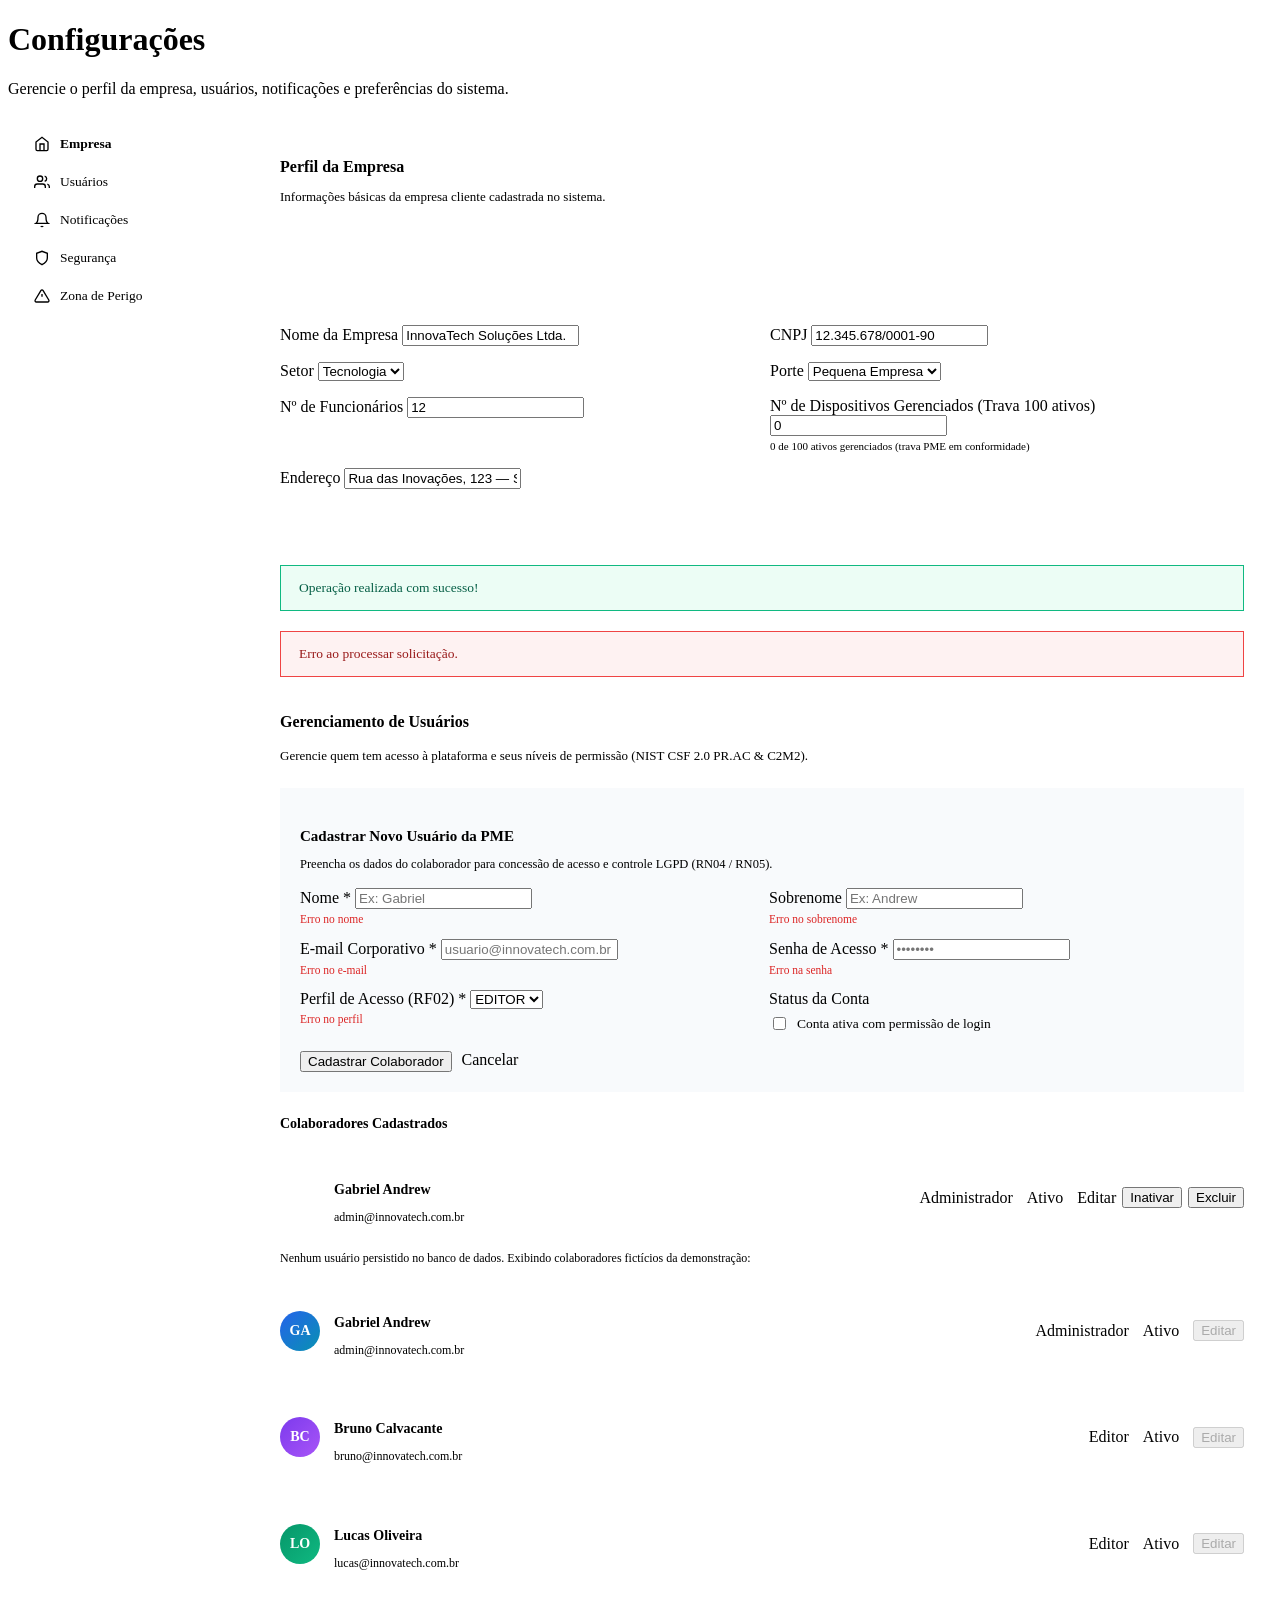
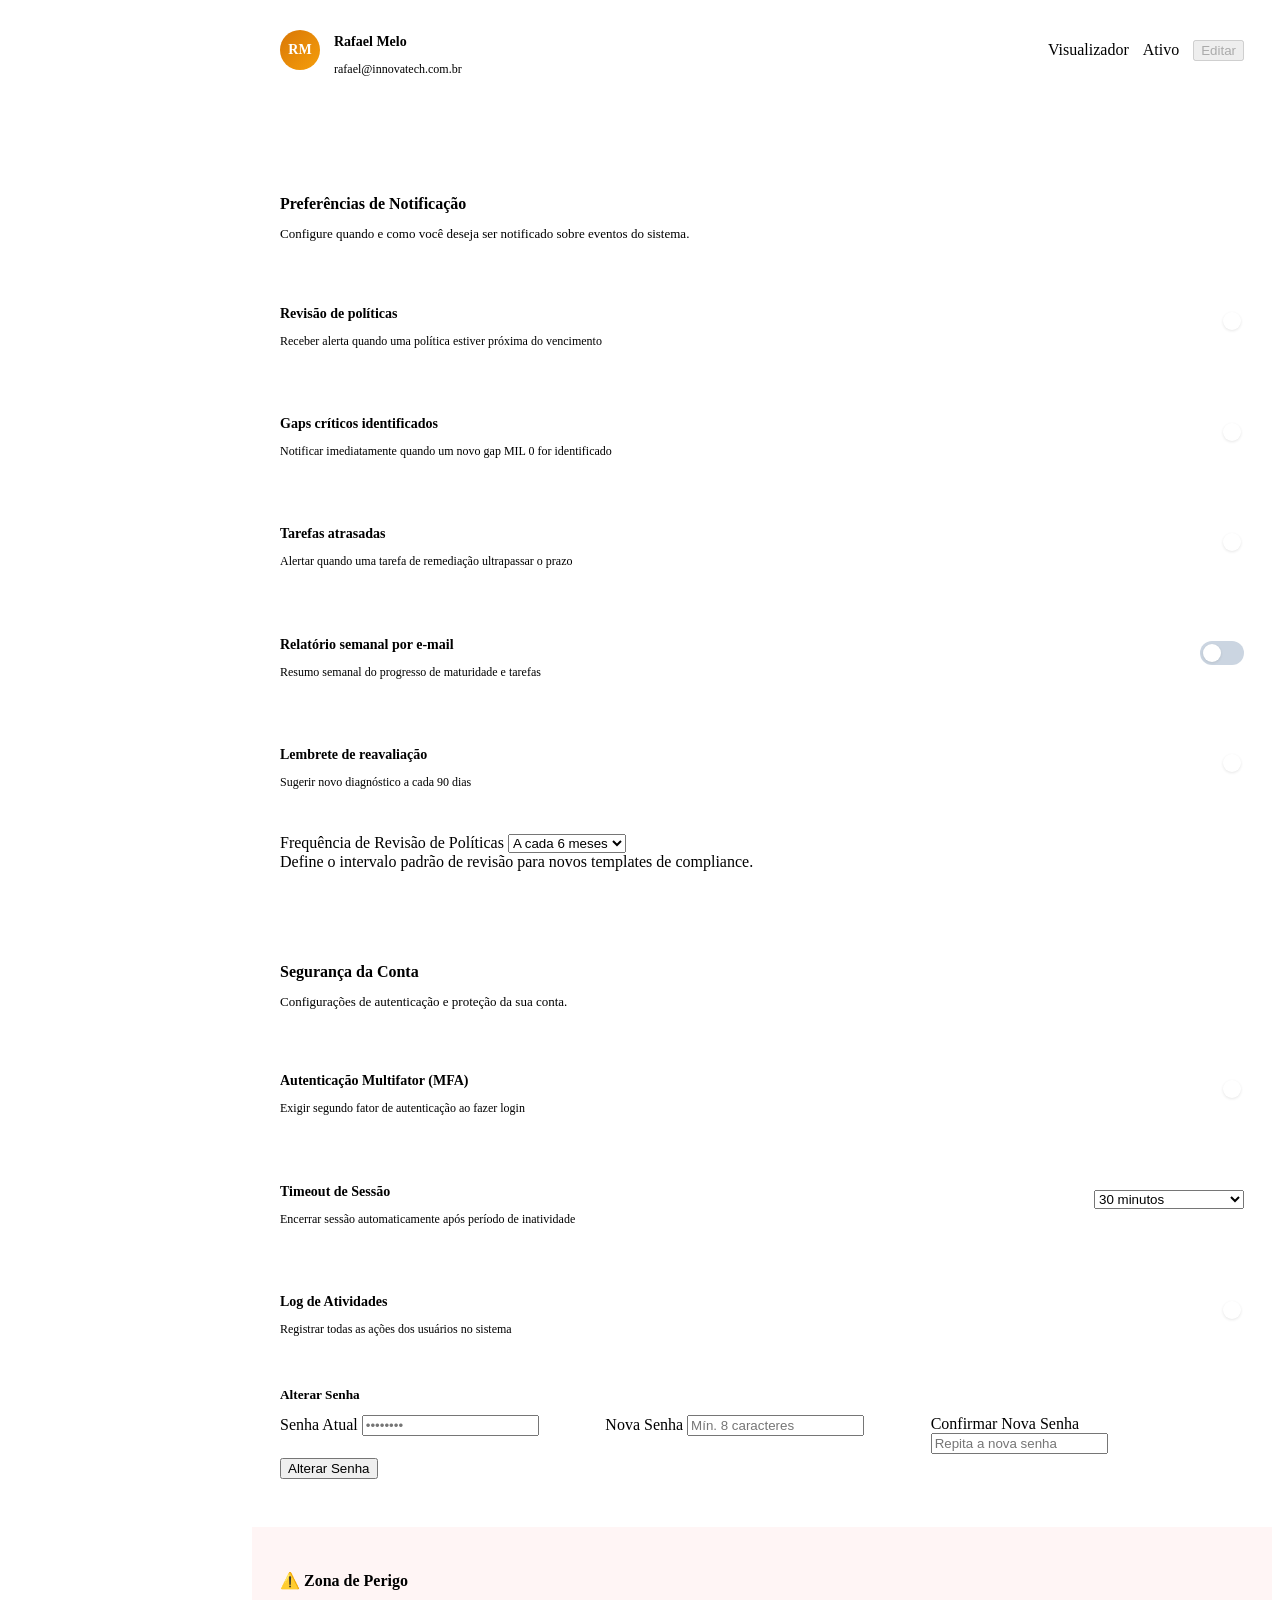
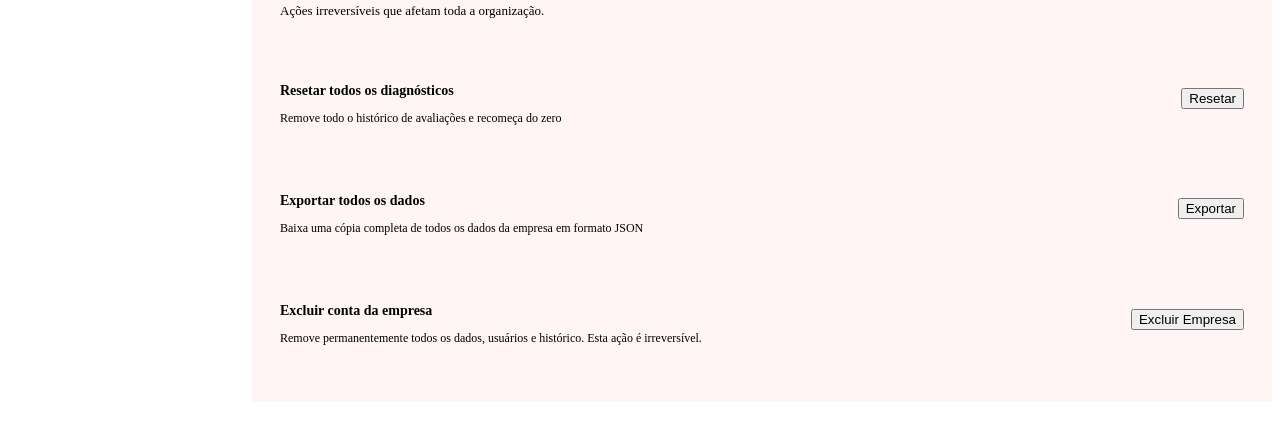
<file: Desenvolvimento/Site/src/main/resources/templates/core/configuracoes.html>
<!DOCTYPE html>
<html lang="pt-BR" xmlns:th="http://www.thymeleaf.org">
<head>
  <meta charset="UTF-8">
  <meta name="viewport" content="width=device-width, initial-scale=1">
  <title>SecureDesk — Configurações</title>
  <link href="https://fonts.googleapis.com/css2?family=Inter:wght@300;400;500;600;700;800&display=swap" rel="stylesheet">
  <link rel="stylesheet" th:href="@{/css/styles.css}">
  <style>
    .settings-layout {
      display: grid;
      grid-template-columns: 220px 1fr;
      gap: 24px;
    }

    .settings-menu {
      background: var(--surface);
      border: 1px solid var(--border);
      border-radius: var(--radius-lg);
      padding: 12px;
      position: sticky;
      top: calc(var(--topbar-height) + 28px);
      align-self: start;
    }

    .settings-menu-item {
      display: flex; align-items: center; gap: 10px;
      padding: 10px 14px;
      border-radius: var(--radius);
      font-size: 13.5px; font-weight: 500;
      color: var(--text-secondary);
      cursor: pointer;
      transition: all 0.2s;
      margin-bottom: 2px;
      text-decoration: none;
    }
    .settings-menu-item:hover { background: var(--primary-50); color: var(--primary); }
    .settings-menu-item.active { background: var(--primary-50); color: var(--primary-500); font-weight: 600; }

    .settings-section {
      background: var(--surface);
      border: 1px solid var(--border);
      border-radius: var(--radius-lg);
      padding: 28px;
      margin-bottom: 20px;
    }

    .settings-section h3 {
      font-size: 16px; margin-bottom: 4px;
    }
    .settings-section .section-desc {
      font-size: 13px; color: var(--text-secondary);
      margin-bottom: 24px;
    }

    .setting-row {
      display: flex; align-items: center; justify-content: space-between;
      padding: 16px 0;
      border-bottom: 1px solid var(--border-light);
    }
    .setting-row:last-child { border-bottom: none; }
    .setting-row .setting-info h5 { font-size: 14px; margin-bottom: 2px; }
    .setting-row .setting-info p { font-size: 12px; color: var(--text-muted); }

    /* Toggle switch */
    .toggle {
      position: relative;
      width: 44px; height: 24px;
      cursor: pointer;
    }
    .toggle input { opacity: 0; width: 0; height: 0; }
    .toggle .slider {
      position: absolute; inset: 0;
      background: #CBD5E1;
      border-radius: 100px;
      transition: 0.3s;
    }
    .toggle .slider::before {
      content: '';
      position: absolute;
      width: 18px; height: 18px;
      border-radius: 50%;
      background: white;
      top: 3px; left: 3px;
      transition: 0.3s;
      box-shadow: 0 1px 3px rgba(0,0,0,0.1);
    }
    .toggle input:checked + .slider { background: var(--primary-500); }
    .toggle input:checked + .slider::before { transform: translateX(20px); }

    .user-row {
      display: flex; align-items: center; gap: 14px;
      padding: 14px 0;
      border-bottom: 1px solid var(--border-light);
    }
    .user-row:last-child { border-bottom: none; }
    .user-row .user-avatar-lg {
      width: 40px; height: 40px;
      border-radius: 50%;
      display: flex; align-items: center; justify-content: center;
      font-size: 14px; font-weight: 600; color: #fff;
      flex-shrink: 0;
    }
    .user-row .user-details { flex: 1; }
    .user-row .user-details h5 { font-size: 14px; margin-bottom: 1px; }
    .user-row .user-details p { font-size: 12px; color: var(--text-muted); }

    .danger-zone {
      border-color: var(--danger);
      background: #FFF5F5;
    }
    .danger-zone h3 { color: var(--danger); }

    .company-logo-placeholder {
      width: 80px; height: 80px;
      border-radius: 12px;
      background: linear-gradient(135deg, var(--primary), var(--accent));
      display: flex; align-items: center; justify-content: center;
      color: white;
      font-size: 28px; font-weight: 800;
      margin-bottom: 16px;
    }

    .alert-banner {
      padding: 14px 18px;
      border-radius: var(--radius);
      margin-bottom: 20px;
      font-size: 13.5px;
      font-weight: 500;
      display: flex;
      align-items: center;
      justify-content: space-between;
    }
    .alert-success {
      background: #ECFDF5;
      border: 1px solid #10B981;
      color: #065F46;
    }
    .alert-error {
      background: #FEF2F2;
      border: 1px solid #EF4444;
      color: #991B1B;
    }
    .field-error {
      color: #DC2626;
      font-size: 11.5px;
      margin-top: 4px;
    }
  </style>
</head>
<body>
<div class="app-layout">

  <!-- SIDEBAR FRAGMENT -->
  <aside th:replace="~{fragments/layout :: sidebar('configuracoes')}"></aside>

  <!-- MAIN -->
  <div class="main-content">
    <!-- TOPBAR FRAGMENT -->
    <header th:replace="~{fragments/layout :: topbar('configuracoes', 'Configurações')}"></header>

    <div class="page-content">
      <div class="page-header">
        <h1>Configurações</h1>
        <p>Gerencie o perfil da empresa, usuários, notificações e preferências do sistema.</p>
      </div>

      <div class="settings-layout">
        <!-- Settings Menu -->
        <div class="settings-menu">
          <a class="settings-menu-item active" href="#empresa">
            <svg width="16" height="16" fill="none" viewBox="0 0 24 24" stroke="currentColor" stroke-width="2"><path d="M3 9l9-7 9 7v11a2 2 0 01-2 2H5a2 2 0 01-2-2z"/><path d="M9 22V12h6v10"/></svg>
            Empresa
          </a>
          <a class="settings-menu-item" href="#usuarios">
            <svg width="16" height="16" fill="none" viewBox="0 0 24 24" stroke="currentColor" stroke-width="2"><path d="M17 21v-2a4 4 0 00-4-4H5a4 4 0 00-4 4v2"/><circle cx="9" cy="7" r="4"/><path d="M23 21v-2a4 4 0 00-3-3.87M16 3.13a4 4 0 010 7.75"/></svg>
            Usuários
          </a>
          <a class="settings-menu-item" href="#notificacoes">
            <svg width="16" height="16" fill="none" viewBox="0 0 24 24" stroke="currentColor" stroke-width="2"><path d="M18 8A6 6 0 006 8c0 7-3 9-3 9h18s-3-2-3-9M13.73 21a2 2 0 01-3.46 0"/></svg>
            Notificações
          </a>
          <a class="settings-menu-item" href="#seguranca">
            <svg width="16" height="16" fill="none" viewBox="0 0 24 24" stroke="currentColor" stroke-width="2"><path d="M12 22s8-4 8-10V5l-8-3-8 3v7c0 6 8 10 8 10z"/></svg>
            Segurança
          </a>
          <a class="settings-menu-item" href="#perigo">
            <svg width="16" height="16" fill="none" viewBox="0 0 24 24" stroke="currentColor" stroke-width="2"><path d="M10.29 3.86L1.82 18a2 2 0 001.71 3h16.94a2 2 0 001.71-3L13.71 3.86a2 2 0 00-3.42 0zM12 9v4M12 17h.01"/></svg>
            Zona de Perigo
          </a>
        </div>

        <!-- Settings Content -->
        <div>
          <!-- Empresa -->
          <div class="settings-section" id="empresa">
            <h3>Perfil da Empresa</h3>
            <p class="section-desc">Informações básicas da empresa cliente cadastrada no sistema.</p>

            <div class="company-logo-placeholder">IT</div>

            <div style="display: grid; grid-template-columns: 1fr 1fr; gap: 16px;">
              <div class="form-group">
                <label class="form-label">Nome da Empresa</label>
                <input class="form-input" th:value="${empresaNome}" value="InnovaTech Soluções Ltda.">
              </div>
              <div class="form-group">
                <label class="form-label">CNPJ</label>
                <input class="form-input" th:value="${empresaCnpj}" value="12.345.678/0001-90">
              </div>
              <div class="form-group">
                <label class="form-label">Setor</label>
                <select class="form-select">
                  <option>Comércio</option>
                  <option selected>Tecnologia</option>
                  <option>Serviços</option>
                  <option>Indústria</option>
                  <option>Saúde</option>
                </select>
              </div>
              <div class="form-group">
                <label class="form-label">Porte</label>
                <select class="form-select">
                  <option>Microempresa</option>
                  <option selected>Pequena Empresa</option>
                  <option>Média Empresa</option>
                </select>
              </div>
              <div class="form-group">
                <label class="form-label">Nº de Funcionários</label>
                <input class="form-input" type="number" th:value="${empresaFuncionarios}" value="12">
              </div>
              <div class="form-group">
                <label class="form-label">Nº de Dispositivos Gerenciados (Trava 100 ativos)</label>
                <input class="form-input" type="number" max="100" th:value="${totalAtivos}" value="0" readonly>
                <div style="font-size: 11px; color: var(--text-muted); margin-top: 4px;" th:text="${trava100Ativos != null ? trava100Ativos : '0 de 100 ativos gerenciados (trava PME em conformidade)'}">0 de 100 ativos gerenciados (trava PME em conformidade)</div>
              </div>
              <div class="form-group" style="grid-column: span 2;">
                <label class="form-label">Endereço</label>
                <input class="form-input" value="Rua das Inovações, 123 — São Paulo, SP">
              </div>
            </div>
          </div>

          <!-- Usuários -->
          <div class="settings-section" id="usuarios">
            <!-- Alertas Flash -->
            <div th:if="${sucesso}" class="alert-banner alert-success" role="alert">
              <span th:text="${sucesso}">Operação realizada com sucesso!</span>
            </div>

            <div th:if="${erro}" class="alert-banner alert-error" role="alert">
              <span th:text="${erro}">Erro ao processar solicitação.</span>
            </div>

            <div style="display: flex; align-items: center; justify-content: space-between; margin-bottom: 4px;">
              <h3>Gerenciamento de Usuários</h3>
            </div>
            <p class="section-desc">Gerencie quem tem acesso à plataforma e seus níveis de permissão (NIST CSF 2.0 PR.AC & C2M2).</p>

            <!-- Formulário Thymeleaf Real (Cadastrar / Editar Usuário) -->
            <div style="padding: 20px; background: #F8FAFC; border: 1px solid var(--border); border-radius: var(--radius); margin-bottom: 24px;">
              <h4 style="font-size: 15px; font-weight: 600; margin-bottom: 4px;"
                  th:text="${usuarioEmEdicaoId != null ? 'Editar Colaborador #' + usuarioEmEdicaoId : 'Cadastrar Novo Usuário da PME'}">
                Cadastrar Novo Usuário da PME
              </h4>
              <p style="font-size: 12.5px; color: var(--text-secondary); margin-bottom: 16px;">
                Preencha os dados do colaborador para concessão de acesso e controle LGPD (RN04 / RN05).
              </p>

              <form th:action="${usuarioEmEdicaoId != null ? '/configuracoes/usuarios/' + usuarioEmEdicaoId : '/configuracoes/usuarios'}"
                    th:object="${usuarioForm}"
                    method="post">

                <input type="hidden" th:field="*{empresaId}">
                <input type="hidden" th:field="*{consentimentoLgpd}">

                <div style="display: grid; grid-template-columns: 1fr 1fr; gap: 14px; margin-bottom: 14px;">
                  <div class="form-group">
                    <label class="form-label" for="nome">Nome *</label>
                    <input id="nome" type="text" class="form-input" th:field="*{nome}" placeholder="Ex: Gabriel">
                    <div class="field-error" th:if="${#fields.hasErrors('nome')}" th:errors="*{nome}">Erro no nome</div>
                  </div>

                  <div class="form-group">
                    <label class="form-label" for="sobrenome">Sobrenome</label>
                    <input id="sobrenome" type="text" class="form-input" th:field="*{sobrenome}" placeholder="Ex: Andrew">
                    <div class="field-error" th:if="${#fields.hasErrors('sobrenome')}" th:errors="*{sobrenome}">Erro no sobrenome</div>
                  </div>
                </div>

                <div style="display: grid; grid-template-columns: 1fr 1fr; gap: 14px; margin-bottom: 14px;">
                  <div class="form-group">
                    <label class="form-label" for="email">E-mail Corporativo *</label>
                    <input id="email" type="email" class="form-input" th:field="*{email}" placeholder="usuario@innovatech.com.br">
                    <div class="field-error" th:if="${#fields.hasErrors('email')}" th:errors="*{email}">Erro no e-mail</div>
                  </div>

                  <div class="form-group">
                    <label class="form-label" for="senha">
                      <span th:text="${usuarioEmEdicaoId != null ? 'Senha (mín. 6 carac. para atualizar)' : 'Senha de Acesso (Mín. 6 caracteres) *'}">Senha de Acesso *</span>
                    </label>
                    <input id="senha" type="password" class="form-input" th:field="*{senha}" placeholder="••••••••">
                    <div class="field-error" th:if="${#fields.hasErrors('senha')}" th:errors="*{senha}">Erro na senha</div>
                  </div>
                </div>

                <div style="display: grid; grid-template-columns: 1fr 1fr; gap: 14px; margin-bottom: 18px;">
                  <div class="form-group">
                    <label class="form-label" for="perfil">Perfil de Acesso (RF02) *</label>
                    <select id="perfil" class="form-select" th:field="*{perfil}">
                      <option th:each="p : ${perfisUsuario}"
                              th:value="${p}"
                              th:text="${p.name() + ' — ' + p.descricao}">
                        EDITOR
                      </option>
                    </select>
                    <div class="field-error" th:if="${#fields.hasErrors('perfil')}" th:errors="*{perfil}">Erro no perfil</div>
                  </div>

                  <div class="form-group" style="display: flex; flex-direction: column; justify-content: center;">
                    <label class="form-label">Status da Conta</label>
                    <label style="display: flex; align-items: center; gap: 8px; font-size: 13.5px; margin-top: 6px; cursor: pointer;">
                      <input type="checkbox" th:field="*{ativo}">
                      <span>Conta ativa com permissão de login</span>
                    </label>
                  </div>
                </div>

                <div style="display: flex; gap: 10px;">
                  <button type="submit" class="btn btn-primary btn-sm"
                          th:text="${usuarioEmEdicaoId != null ? 'Salvar Alterações' : 'Cadastrar Colaborador'}">
                    Cadastrar Colaborador
                  </button>
                  <a th:if="${usuarioEmEdicaoId != null}" th:href="@{/configuracoes}" class="btn btn-secondary btn-sm">Cancelar</a>
                </div>
              </form>
            </div>

            <h4 style="font-size: 14px; font-weight: 600; margin-bottom: 12px; color: var(--text-secondary);">
              Colaboradores Cadastrados
            </h4>

            <!-- Listagem Dinâmica Thymeleaf -->
            <div th:if="${not #lists.isEmpty(usuarios)}">
              <div class="user-row" th:each="item : ${usuarios}">
                <div class="user-avatar-lg"
                     th:style="'background: ' + (${item.ativo} ? 'linear-gradient(135deg, #2563EB, #0891B2)' : '#94A3B8')"
                     th:text="${item.iniciais != null and !item.iniciais.isEmpty() ? item.iniciais : 'US'}">GA</div>
                <div class="user-details">
                  <h5 th:text="${item.nomeCompleto}">Gabriel Andrew</h5>
                  <p th:text="${item.email}">admin@innovatech.com.br</p>
                </div>
                <span class="badge"
                      th:classappend="${item.perfil != null and item.perfil.name() == 'ADMINISTRADOR'} ? ' badge-blue' : (${item.perfil != null and item.perfil.name() == 'EDITOR'} ? ' badge-green' : ' badge-gray')"
                      th:text="${item.perfil != null ? item.perfil.descricao : 'Visualizador'}">Administrador</span>
                <span class="badge"
                      th:classappend="${item.ativo} ? ' badge-green' : ' badge-gray'"
                      th:text="${item.ativo ? 'Ativo' : 'Inativo'}">Ativo</span>
                <div style="display: flex; gap: 6px; align-items: center;">
                  <a th:href="@{/configuracoes/usuarios/{id}/editar(id=${item.id})}" class="btn btn-ghost btn-sm">Editar</a>
                  <form th:action="@{/configuracoes/usuarios/{id}/status(id=${item.id})}" method="post" style="display:inline;">
                    <button type="submit" class="btn btn-secondary btn-sm"
                            th:text="${item.ativo ? 'Inativar' : 'Ativar'}">Inativar</button>
                  </form>
                  <form th:action="@{/configuracoes/usuarios/{id}/excluir(id=${item.id})}" method="post" style="display:inline;">
                    <button type="submit" class="btn btn-danger btn-sm" onclick="return confirm('Deseja realmente excluir este usuário?')">Excluir</button>
                  </form>
                </div>
              </div>
            </div>

            <!-- Fallback visual caso a lista esteja vazia -->
            <div th:if="${#lists.isEmpty(usuarios)}">
              <div style="font-size: 12px; color: var(--text-muted); margin-bottom: 12px;">
                Nenhum usuário persistido no banco de dados. Exibindo colaboradores fictícios da demonstração:
              </div>
              <div class="user-row">
                <div class="user-avatar-lg" style="background: linear-gradient(135deg, #2563EB, #0891B2);" th:text="${usuarioAvatar != null ? usuarioAvatar : 'GA'}">GA</div>
                <div class="user-details">
                  <h5 th:text="${usuarioNome != null ? usuarioNome : 'Gabriel Andrew'}">Gabriel Andrew</h5>
                  <p th:text="${usuarioEmail != null ? usuarioEmail : 'admin@innovatech.com.br'}">admin@innovatech.com.br</p>
                </div>
                <span class="badge badge-blue" th:text="${usuarioPerfil != null ? usuarioPerfil : 'Administrador'}">Administrador</span>
                <span class="badge badge-green">Ativo</span>
                <button class="btn btn-ghost btn-sm" disabled title="Item demonstrativo">Editar</button>
              </div>
              <div class="user-row">
                <div class="user-avatar-lg" style="background: linear-gradient(135deg, #7C3AED, #A855F7);">BC</div>
                <div class="user-details">
                  <h5>Bruno Calvacante</h5>
                  <p>bruno@innovatech.com.br</p>
                </div>
                <span class="badge badge-green">Editor</span>
                <span class="badge badge-green">Ativo</span>
                <button class="btn btn-ghost btn-sm" disabled title="Item demonstrativo">Editar</button>
              </div>
              <div class="user-row">
                <div class="user-avatar-lg" style="background: linear-gradient(135deg, #059669, #10B981);">LO</div>
                <div class="user-details">
                  <h5>Lucas Oliveira</h5>
                  <p>lucas@innovatech.com.br</p>
                </div>
                <span class="badge badge-green">Editor</span>
                <span class="badge badge-green">Ativo</span>
                <button class="btn btn-ghost btn-sm" disabled title="Item demonstrativo">Editar</button>
              </div>
              <div class="user-row">
                <div class="user-avatar-lg" style="background: linear-gradient(135deg, #D97706, #F59E0B);">RM</div>
                <div class="user-details">
                  <h5>Rafael Melo</h5>
                  <p>rafael@innovatech.com.br</p>
                </div>
                <span class="badge badge-gray">Visualizador</span>
                <span class="badge badge-green">Ativo</span>
                <button class="btn btn-ghost btn-sm" disabled title="Item demonstrativo">Editar</button>
              </div>
            </div>
          </div>

          <!-- Notificações -->
          <div class="settings-section" id="notificacoes">
            <h3>Preferências de Notificação</h3>
            <p class="section-desc">Configure quando e como você deseja ser notificado sobre eventos do sistema.</p>

            <div class="setting-row">
              <div class="setting-info">
                <h5>Revisão de políticas</h5>
                <p>Receber alerta quando uma política estiver próxima do vencimento</p>
              </div>
              <label class="toggle"><input type="checkbox" checked><span class="slider"></span></label>
            </div>
            <div class="setting-row">
              <div class="setting-info">
                <h5>Gaps críticos identificados</h5>
                <p>Notificar imediatamente quando um novo gap MIL 0 for identificado</p>
              </div>
              <label class="toggle"><input type="checkbox" checked><span class="slider"></span></label>
            </div>
            <div class="setting-row">
              <div class="setting-info">
                <h5>Tarefas atrasadas</h5>
                <p>Alertar quando uma tarefa de remediação ultrapassar o prazo</p>
              </div>
              <label class="toggle"><input type="checkbox" checked><span class="slider"></span></label>
            </div>
            <div class="setting-row">
              <div class="setting-info">
                <h5>Relatório semanal por e-mail</h5>
                <p>Resumo semanal do progresso de maturidade e tarefas</p>
              </div>
              <label class="toggle"><input type="checkbox"><span class="slider"></span></label>
            </div>
            <div class="setting-row">
              <div class="setting-info">
                <h5>Lembrete de reavaliação</h5>
                <p>Sugerir novo diagnóstico a cada 90 dias</p>
              </div>
              <label class="toggle"><input type="checkbox" checked><span class="slider"></span></label>
            </div>

            <div style="margin-top: 16px;">
              <label class="form-label">Frequência de Revisão de Políticas</label>
              <select class="form-select" style="max-width: 300px;">
                <option>A cada 3 meses</option>
                <option selected>A cada 6 meses</option>
                <option>Anualmente</option>
              </select>
              <div class="form-hint">Define o intervalo padrão de revisão para novos templates de compliance.</div>
            </div>
          </div>

          <!-- Segurança -->
          <div class="settings-section" id="seguranca">
            <h3>Segurança da Conta</h3>
            <p class="section-desc">Configurações de autenticação e proteção da sua conta.</p>

            <div class="setting-row">
              <div class="setting-info">
                <h5>Autenticação Multifator (MFA)</h5>
                <p>Exigir segundo fator de autenticação ao fazer login</p>
              </div>
              <label class="toggle"><input type="checkbox" checked><span class="slider"></span></label>
            </div>
            <div class="setting-row">
              <div class="setting-info">
                <h5>Timeout de Sessão</h5>
                <p>Encerrar sessão automaticamente após período de inatividade</p>
              </div>
              <select class="form-select" style="width: 150px;">
                <option>15 minutos</option>
                <option selected>30 minutos</option>
                <option>1 hora</option>
                <option>4 horas</option>
              </select>
            </div>
            <div class="setting-row">
              <div class="setting-info">
                <h5>Log de Atividades</h5>
                <p>Registrar todas as ações dos usuários no sistema</p>
              </div>
              <label class="toggle"><input type="checkbox" checked><span class="slider"></span></label>
            </div>

            <div style="margin-top: 20px;">
              <h5 style="margin-bottom: 12px;">Alterar Senha</h5>
              <div style="display: grid; grid-template-columns: 1fr 1fr 1fr; gap: 12px;">
                <div class="form-group">
                  <label class="form-label">Senha Atual</label>
                  <input class="form-input" type="password" placeholder="••••••••">
                </div>
                <div class="form-group">
                  <label class="form-label">Nova Senha</label>
                  <input class="form-input" type="password" placeholder="Mín. 8 caracteres">
                </div>
                <div class="form-group">
                  <label class="form-label">Confirmar Nova Senha</label>
                  <input class="form-input" type="password" placeholder="Repita a nova senha">
                </div>
              </div>
              <button class="btn btn-secondary" style="margin-top: 4px;">Alterar Senha</button>
            </div>
          </div>

          <!-- Zona de Perigo -->
          <div class="settings-section danger-zone" id="perigo">
            <h3>⚠️ Zona de Perigo</h3>
            <p class="section-desc">Ações irreversíveis que afetam toda a organização.</p>

            <div class="setting-row">
              <div class="setting-info">
                <h5>Resetar todos os diagnósticos</h5>
                <p>Remove todo o histórico de avaliações e recomeça do zero</p>
              </div>
              <button class="btn btn-danger btn-sm">Resetar</button>
            </div>
            <div class="setting-row">
              <div class="setting-info">
                <h5>Exportar todos os dados</h5>
                <p>Baixa uma cópia completa de todos os dados da empresa em formato JSON</p>
              </div>
              <button class="btn btn-secondary btn-sm">Exportar</button>
            </div>
            <div class="setting-row">
              <div class="setting-info">
                <h5>Excluir conta da empresa</h5>
                <p>Remove permanentemente todos os dados, usuários e histórico. Esta ação é irreversível.</p>
              </div>
              <button class="btn btn-danger btn-sm">Excluir Empresa</button>
            </div>
          </div>
        </div>
      </div>
    </div>
  </div>
</div>
</body>
</html>
</file>
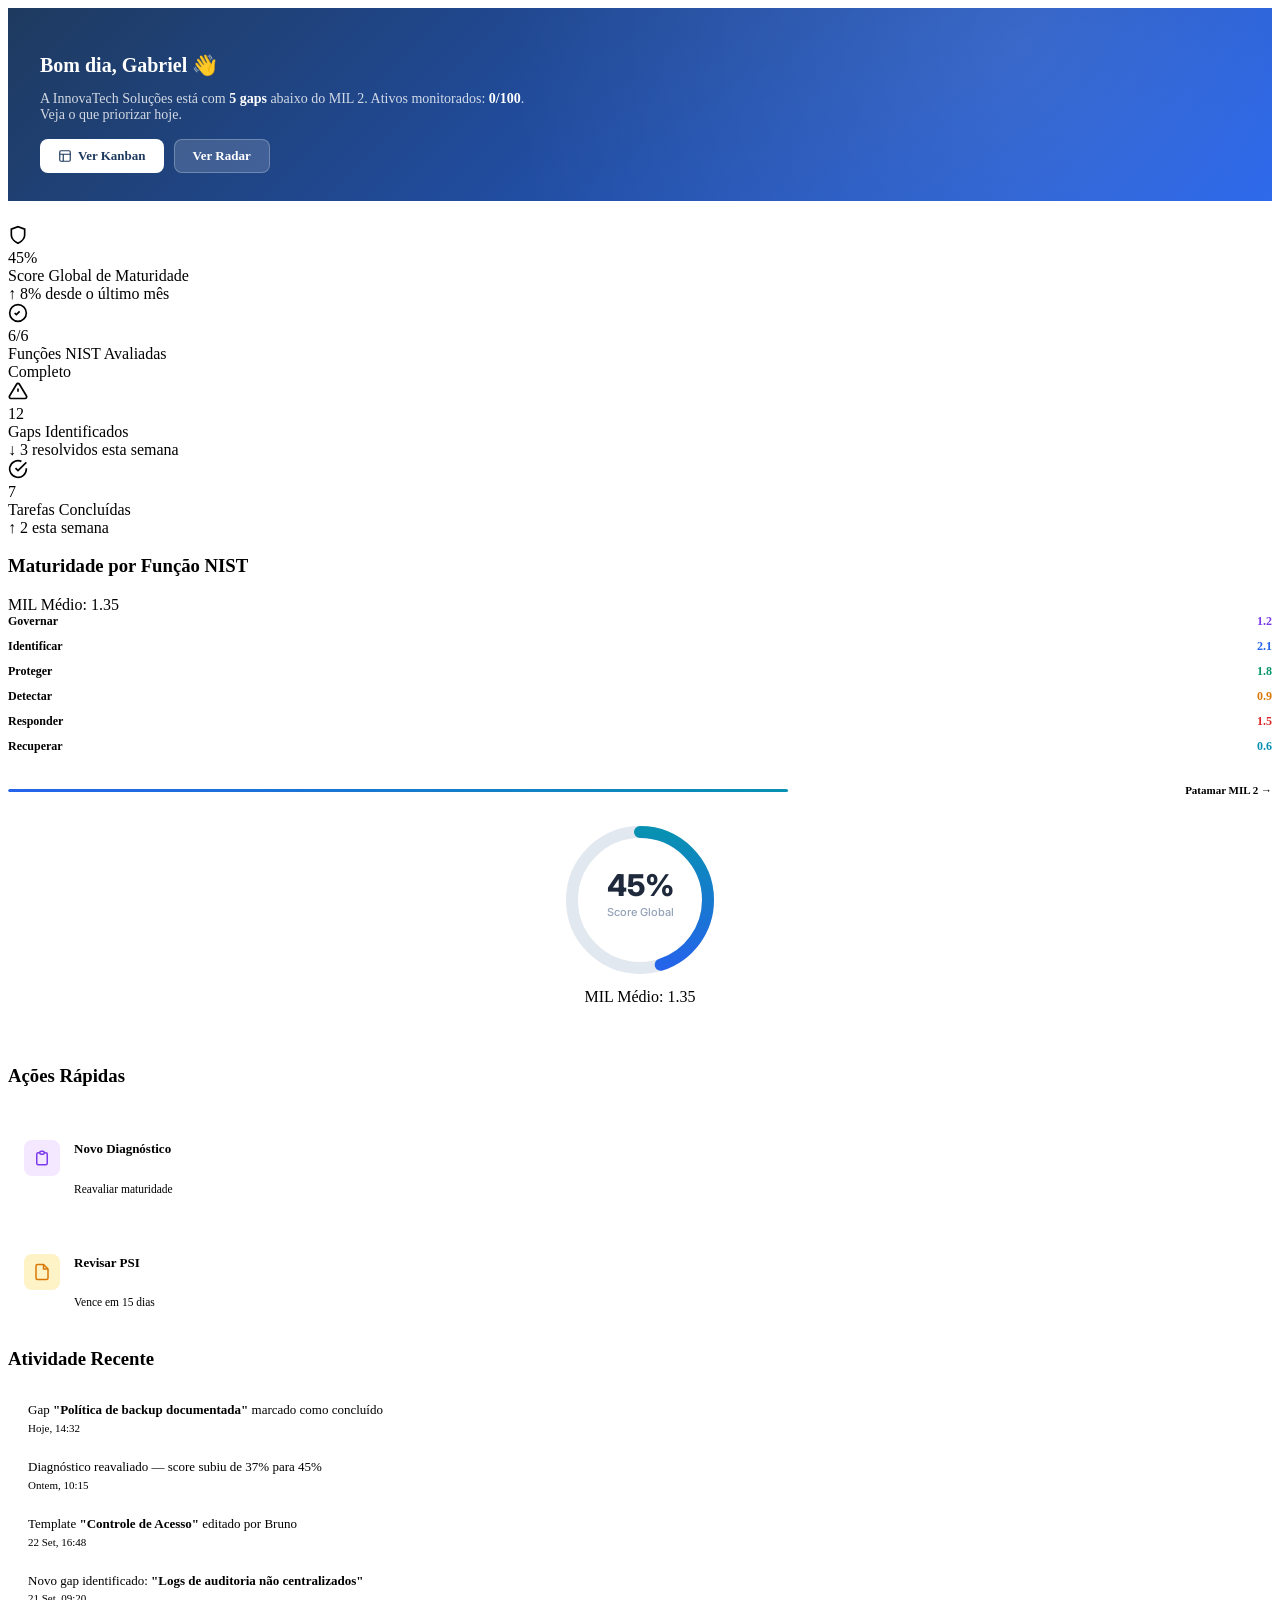
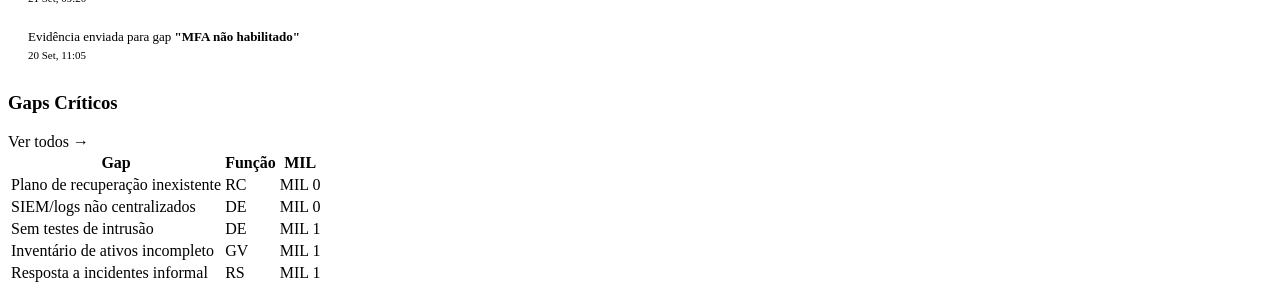
<file: Desenvolvimento/Site/src/main/resources/templates/core/dashboard.html>
<!DOCTYPE html>
<html lang="pt-BR" xmlns:th="http://www.thymeleaf.org">
<head>
  <meta charset="UTF-8">
  <meta name="viewport" content="width=device-width, initial-scale=1">
  <title>SecureDesk — Dashboard</title>
  <link href="https://fonts.googleapis.com/css2?family=Inter:wght@300;400;500;600;700;800&display=swap" rel="stylesheet">
  <link rel="stylesheet" th:href="@{/css/styles.css}">
  <style>
    /* Dashboard-specific */
    .welcome-banner {
      background: linear-gradient(135deg, #1E3A5F, #2563EB);
      border-radius: var(--radius-lg);
      padding: 28px 32px;
      color: #fff;
      margin-bottom: 24px;
      position: relative;
      overflow: hidden;
    }
    .welcome-banner::before {
      content: '';
      position: absolute; inset: 0;
      background: radial-gradient(circle at 80% 20%, rgba(255,255,255,0.1) 0%, transparent 50%);
    }
    .welcome-banner h2 { font-size: 20px; font-weight: 700; margin-bottom: 4px; color: #fff; position: relative; }
    .welcome-banner p { font-size: 14px; color: rgba(255,255,255,0.8); position: relative; max-width: 500px; }
    .welcome-banner .banner-actions { position: relative; margin-top: 16px; display: flex; gap: 10px; }
    .banner-btn {
      padding: 8px 18px; border-radius: 8px; font-size: 13px; font-weight: 600;
      border: none; cursor: pointer; font-family: inherit;
      display: inline-flex; align-items: center; gap: 6px; transition: all 0.2s;
    }
    .banner-btn.white { background: #fff; color: #1E3A5F; }
    .banner-btn.white:hover { background: #F1F5F9; transform: translateY(-1px); }
    .banner-btn.ghost { background: rgba(255,255,255,0.15); color: #fff; border: 1px solid rgba(255,255,255,0.25); }
    .banner-btn.ghost:hover { background: rgba(255,255,255,0.25); }

    .score-ring {
      display: flex; align-items: center; justify-content: center;
      position: relative;
    }
    .score-ring .ring-value {
      position: absolute;
      font-size: 28px; font-weight: 800; color: var(--text);
    }
    .score-ring .ring-label {
      position: absolute;
      bottom: 28px;
      font-size: 11px; color: var(--text-muted); font-weight: 500;
    }

    .activity-item {
      display: flex; align-items: flex-start; gap: 12px;
      padding: 12px 0;
      border-bottom: 1px solid var(--border-light);
    }
    .activity-item:last-child { border-bottom: none; }
    .activity-dot {
      width: 8px; height: 8px;
      border-radius: 50%;
      margin-top: 6px;
      flex-shrink: 0;
    }
    .activity-item .activity-text { font-size: 13px; color: var(--text); line-height: 1.45; }
    .activity-item .activity-time { font-size: 11px; color: var(--text-muted); margin-top: 2px; }

    .quick-action {
      display: flex; align-items: center; gap: 14px;
      padding: 14px 16px;
      border: 1px solid var(--border);
      border-radius: var(--radius);
      cursor: pointer;
      transition: all 0.2s;
      text-decoration: none;
      color: var(--text);
    }
    .quick-action:hover {
      border-color: var(--primary-400);
      background: var(--primary-50);
      transform: translateX(4px);
      color: var(--primary);
    }
    .quick-action .qa-icon {
      width: 36px; height: 36px;
      border-radius: 8px;
      display: flex; align-items: center; justify-content: center;
      flex-shrink: 0;
    }
    .quick-action .qa-text h5 { font-size: 13px; font-weight: 600; }
    .quick-action .qa-text span { font-size: 11.5px; color: var(--text-muted); }

    .nist-mini-bar {
      display: flex; align-items: center; gap: 10px;
      margin-bottom: 10px;
    }
    .nist-mini-bar .bar-label {
      font-size: 12px; font-weight: 600;
      width: 80px; flex-shrink: 0;
      color: var(--text-secondary);
    }
    .nist-mini-bar .bar-track {
      flex: 1; height: 8px;
      background: var(--border);
      border-radius: 100px;
      overflow: hidden;
    }
    .nist-mini-bar .bar-fill {
      height: 100%;
      border-radius: 100px;
      transition: width 1s ease;
    }
    .nist-mini-bar .bar-value {
      font-size: 12px; font-weight: 700;
      width: 40px; text-align: right;
    }
  </style>
</head>
<body>
<div class="app-layout">

  <!-- SIDEBAR FRAGMENT -->
  <aside th:replace="~{fragments/layout :: sidebar('dashboard')}"></aside>

  <!-- MAIN -->
  <div class="main-content">
    <!-- TOPBAR FRAGMENT -->
    <header th:replace="~{fragments/layout :: topbar('dashboard', 'Dashboard')}"></header>

    <div class="page-content">

      <!-- Welcome Banner -->
      <div class="welcome-banner animate-fade">
        <h2>Bom dia, <span th:text="${usuarioNome != null ? usuarioNome : 'Gabriel'}">Gabriel</span> 👋</h2>
        <p><span th:text="${empresaNome != null ? empresaNome : 'A InnovaTech Soluções'}">A InnovaTech Soluções</span> está com <strong style="color:#fff"><span th:text="${totalGaps != null ? totalGaps : '5'}">5</span> gaps</strong> abaixo do MIL 2. Ativos monitorados: <strong style="color:#fff"><span th:text="${totalAtivos != null ? totalAtivos : '0'}">0</span>/<span th:text="${limiteAtivos != null ? limiteAtivos : '100'}">100</span></strong>. Veja o que priorizar hoje.</p>
        <div class="banner-actions">
          <a th:href="@{/governanca}" class="banner-btn white">
            <svg width="14" height="14" fill="none" viewBox="0 0 24 24" stroke="currentColor" stroke-width="2"><rect x="3" y="3" width="18" height="18" rx="2"/><path d="M3 9h18M9 21V9"/></svg>
            Ver Kanban
          </a>
          <a th:href="@{/acompanhamento}" class="banner-btn ghost">Ver Radar</a>
        </div>
      </div>

      <!-- Stat Cards -->
      <div class="stats-grid stagger">
        <div class="stat-card">
          <div class="stat-icon blue">
            <svg width="20" height="20" fill="none" viewBox="0 0 24 24" stroke="currentColor" stroke-width="2"><path d="M12 22s8-4 8-10V5l-8-3-8 3v7c0 6 8 10 8 10z"/></svg>
          </div>
          <div class="stat-value" th:text="${scoreGlobalFormatado != null ? scoreGlobalFormatado : '45%'}">45%</div>
          <div class="stat-label">Score Global de Maturidade</div>
          <div class="stat-change up">↑ 8% desde o último mês</div>
        </div>
        <div class="stat-card">
          <div class="stat-icon purple">
            <svg width="20" height="20" fill="none" viewBox="0 0 24 24" stroke="currentColor" stroke-width="2"><circle cx="12" cy="12" r="10"/><path d="M8 12l2 2 4-4"/></svg>
          </div>
          <div class="stat-value" th:text="${funcoesAvaliadas != null ? funcoesAvaliadas : '6/6'}">6/6</div>
          <div class="stat-label">Funções NIST Avaliadas</div>
          <div class="stat-change up">Completo</div>
        </div>
        <div class="stat-card">
          <div class="stat-icon orange">
            <svg width="20" height="20" fill="none" viewBox="0 0 24 24" stroke="currentColor" stroke-width="2"><path d="M10.29 3.86L1.82 18a2 2 0 001.71 3h16.94a2 2 0 001.71-3L13.71 3.86a2 2 0 00-3.42 0zM12 9v4M12 17h.01"/></svg>
          </div>
          <div class="stat-value" th:text="${totalGaps != null ? totalGaps : '12'}">12</div>
          <div class="stat-label">Gaps Identificados</div>
          <div class="stat-change down">↓ 3 resolvidos esta semana</div>
        </div>
        <div class="stat-card">
          <div class="stat-icon green">
            <svg width="20" height="20" fill="none" viewBox="0 0 24 24" stroke="currentColor" stroke-width="2"><path d="M22 11.08V12a10 10 0 11-5.93-9.14"/><path d="M22 4L12 14.01l-3-3"/></svg>
          </div>
          <div class="stat-value" th:text="${tarefasConcluidas != null ? tarefasConcluidas : '7'}">7</div>
          <div class="stat-label">Tarefas Concluídas</div>
          <div class="stat-change up">↑ 2 esta semana</div>
        </div>
      </div>

      <!-- Main Grid -->
      <div class="grid-2-1" style="margin-bottom: 24px;">
        <!-- NIST Maturity Overview -->
        <div class="card animate-fade">
          <div class="card-header">
            <h3>Maturidade por Função NIST</h3>
            <span class="badge badge-blue">MIL Médio: <span th:text="${milMedio != null ? milMedio : '1.35'}">1.35</span></span>
          </div>
          <div class="card-body">
            <div class="nist-mini-bar">
              <span class="bar-label">Governar</span>
              <div class="bar-track"><div class="bar-fill" th:style="'width: ' + (${scoreGvPercent != null ? scoreGvPercent : 40}) + '%; background: #7C3AED;'"></div></div>
              <span class="bar-value" style="color: #7C3AED;" th:text="${scoreGvMil != null ? scoreGvMil : '1.2'}">1.2</span>
            </div>
            <div class="nist-mini-bar">
              <span class="bar-label">Identificar</span>
              <div class="bar-track"><div class="bar-fill" th:style="'width: ' + (${scoreIdPercent != null ? scoreIdPercent : 70}) + '%; background: #2563EB;'"></div></div>
              <span class="bar-value" style="color: #2563EB;" th:text="${scoreIdMil != null ? scoreIdMil : '2.1'}">2.1</span>
            </div>
            <div class="nist-mini-bar">
              <span class="bar-label">Proteger</span>
              <div class="bar-track"><div class="bar-fill" th:style="'width: ' + (${scorePrPercent != null ? scorePrPercent : 60}) + '%; background: #059669;'"></div></div>
              <span class="bar-value" style="color: #059669;" th:text="${scorePrMil != null ? scorePrMil : '1.8'}">1.8</span>
            </div>
            <div class="nist-mini-bar">
              <span class="bar-label">Detectar</span>
              <div class="bar-track"><div class="bar-fill" th:style="'width: ' + (${scoreDePercent != null ? scoreDePercent : 30}) + '%; background: #D97706;'"></div></div>
              <span class="bar-value" style="color: #D97706;" th:text="${scoreDeMil != null ? scoreDeMil : '0.9'}">0.9</span>
            </div>
            <div class="nist-mini-bar">
              <span class="bar-label">Responder</span>
              <div class="bar-track"><div class="bar-fill" th:style="'width: ' + (${scoreRsPercent != null ? scoreRsPercent : 50}) + '%; background: #DC2626;'"></div></div>
              <span class="bar-value" style="color: #DC2626;" th:text="${scoreRsMil != null ? scoreRsMil : '1.5'}">1.5</span>
            </div>
            <div class="nist-mini-bar">
              <span class="bar-label">Recuperar</span>
              <div class="bar-track"><div class="bar-fill" th:style="'width: ' + (${scoreRcPercent != null ? scoreRcPercent : 20}) + '%; background: #0891B2;'"></div></div>
              <span class="bar-value" style="color: #0891B2;" th:text="${scoreRcMil != null ? scoreRcMil : '0.6'}">0.6</span>
            </div>

            <div style="margin-top: 16px; padding-top: 14px; border-top: 1px solid var(--border-light); display: flex; align-items: center; gap: 8px;">
              <div style="flex: 1; height: 3px; background: var(--border); border-radius: 100px; overflow: hidden;">
                <div style="width: 66.7%; height: 100%; background: linear-gradient(90deg, #2563EB, #0891B2); border-radius: 100px;"></div>
              </div>
              <span style="font-size: 11px; color: var(--text-muted); font-weight: 600;">Patamar MIL 2 →</span>
            </div>
          </div>
        </div>

        <!-- Score Ring + Quick Actions -->
        <div style="display: flex; flex-direction: column; gap: 16px;">
          <div class="card animate-fade" style="text-align: center; padding: 24px;">
            <div class="score-ring" style="margin: 0 auto;">
              <svg width="160" height="160" viewBox="0 0 160 160">
                <circle cx="80" cy="80" r="68" fill="none" stroke="#E2E8F0" stroke-width="12"/>
                <circle cx="80" cy="80" r="68" fill="none" stroke="url(#scoreGrad)" stroke-width="12"
                        stroke-dasharray="427.26" stroke-dashoffset="235"
                        stroke-linecap="round" transform="rotate(-90 80 80)"/>
                <defs>
                  <linearGradient id="scoreGrad" x1="0%" y1="0%" x2="100%" y2="0%">
                    <stop offset="0%" stop-color="#2563EB"/>
                    <stop offset="100%" stop-color="#0891B2"/>
                  </linearGradient>
                </defs>
                <text x="80" y="76" text-anchor="middle" font-size="30" font-weight="800" fill="#1E293B" font-family="Inter" th:text="${scoreGlobalFormatado != null ? scoreGlobalFormatado : '45%'}">45%</text>
                <text x="80" y="96" text-anchor="middle" font-size="11" fill="#94A3B8" font-weight="500" font-family="Inter">Score Global</text>
              </svg>
            </div>
            <div style="margin-top: 8px;">
              <span class="badge badge-orange">MIL Médio: <span th:text="${milMedio != null ? milMedio : '1.35'}">1.35</span></span>
            </div>
          </div>

          <div class="card animate-fade">
            <div class="card-header"><h3>Ações Rápidas</h3></div>
            <div class="card-body" style="display: flex; flex-direction: column; gap: 8px;">
              <a th:href="@{/diagnostico}" class="quick-action">
                <div class="qa-icon" style="background: #F3E8FF; color: #7C3AED;">
                  <svg width="18" height="18" fill="none" viewBox="0 0 24 24" stroke="currentColor" stroke-width="2"><path d="M9 5H7a2 2 0 00-2 2v12a2 2 0 002 2h10a2 2 0 002-2V7a2 2 0 00-2-2h-2M9 5a2 2 0 002 2h2a2 2 0 002-2M9 5a2 2 0 012-2h2a2 2 0 012 2"/></svg>
                </div>
                <div class="qa-text">
                  <h5>Novo Diagnóstico</h5>
                  <span>Reavaliar maturidade</span>
                </div>
              </a>
              <a th:href="@{/compliance}" class="quick-action">
                <div class="qa-icon" style="background: #FEF3C7; color: #D97706;">
                  <svg width="18" height="18" fill="none" viewBox="0 0 24 24" stroke="currentColor" stroke-width="2"><path d="M14 2H6a2 2 0 00-2 2v16a2 2 0 002 2h12a2 2 0 002-2V8z"/><path d="M14 2v6h6"/></svg>
                </div>
                <div class="qa-text">
                  <h5>Revisar PSI</h5>
                  <span>Vence em 15 dias</span>
                </div>
              </a>
            </div>
          </div>
        </div>
      </div>

      <!-- Bottom: Recent Activity + Gaps -->
      <div class="grid-2">
        <div class="card animate-fade">
          <div class="card-header"><h3>Atividade Recente</h3></div>
          <div class="card-body">
            <div class="activity-item">
              <div class="activity-dot" style="background: var(--success);"></div>
              <div>
                <div class="activity-text">Gap <strong>"Política de backup documentada"</strong> marcado como concluído</div>
                <div class="activity-time">Hoje, 14:32</div>
              </div>
            </div>
            <div class="activity-item">
              <div class="activity-dot" style="background: var(--primary-500);"></div>
              <div>
                <div class="activity-text">Diagnóstico reavaliado — score subiu de 37% para 45%</div>
                <div class="activity-time">Ontem, 10:15</div>
              </div>
            </div>
            <div class="activity-item">
              <div class="activity-dot" style="background: var(--warning);"></div>
              <div>
                <div class="activity-text">Template <strong>"Controle de Acesso"</strong> editado por Bruno</div>
                <div class="activity-time">22 Set, 16:48</div>
              </div>
            </div>
            <div class="activity-item">
              <div class="activity-dot" style="background: var(--danger);"></div>
              <div>
                <div class="activity-text">Novo gap identificado: <strong>"Logs de auditoria não centralizados"</strong></div>
                <div class="activity-time">21 Set, 09:20</div>
              </div>
            </div>
            <div class="activity-item">
              <div class="activity-dot" style="background: var(--accent);"></div>
              <div>
                <div class="activity-text">Evidência enviada para gap <strong>"MFA não habilitado"</strong></div>
                <div class="activity-time">20 Set, 11:05</div>
              </div>
            </div>
          </div>
        </div>

        <div class="card animate-fade">
          <div class="card-header">
            <h3>Gaps Críticos</h3>
            <a th:href="@{/governanca}" class="btn btn-ghost btn-sm">Ver todos →</a>
          </div>
          <div class="card-body" style="padding: 0;">
            <table>
              <thead>
                <tr>
                  <th>Gap</th>
                  <th>Função</th>
                  <th>MIL</th>
                </tr>
              </thead>
              <tbody>
                <tr>
                  <td style="font-weight: 500;">Plano de recuperação inexistente</td>
                  <td><span class="nist-badge nist-rc">RC</span></td>
                  <td><span class="mil-badge mil-0">MIL 0</span></td>
                </tr>
                <tr>
                  <td style="font-weight: 500;">SIEM/logs não centralizados</td>
                  <td><span class="nist-badge nist-de">DE</span></td>
                  <td><span class="mil-badge mil-0">MIL 0</span></td>
                </tr>
                <tr>
                  <td style="font-weight: 500;">Sem testes de intrusão</td>
                  <td><span class="nist-badge nist-de">DE</span></td>
                  <td><span class="mil-badge mil-1">MIL 1</span></td>
                </tr>
                <tr>
                  <td style="font-weight: 500;">Inventário de ativos incompleto</td>
                  <td><span class="nist-badge nist-gv">GV</span></td>
                  <td><span class="mil-badge mil-1">MIL 1</span></td>
                </tr>
                <tr>
                  <td style="font-weight: 500;">Resposta a incidentes informal</td>
                  <td><span class="nist-badge nist-rs">RS</span></td>
                  <td><span class="mil-badge mil-1">MIL 1</span></td>
                </tr>
              </tbody>
            </table>
          </div>
        </div>
      </div>

    </div>
  </div>
</div>
</body>
</html>
</file>
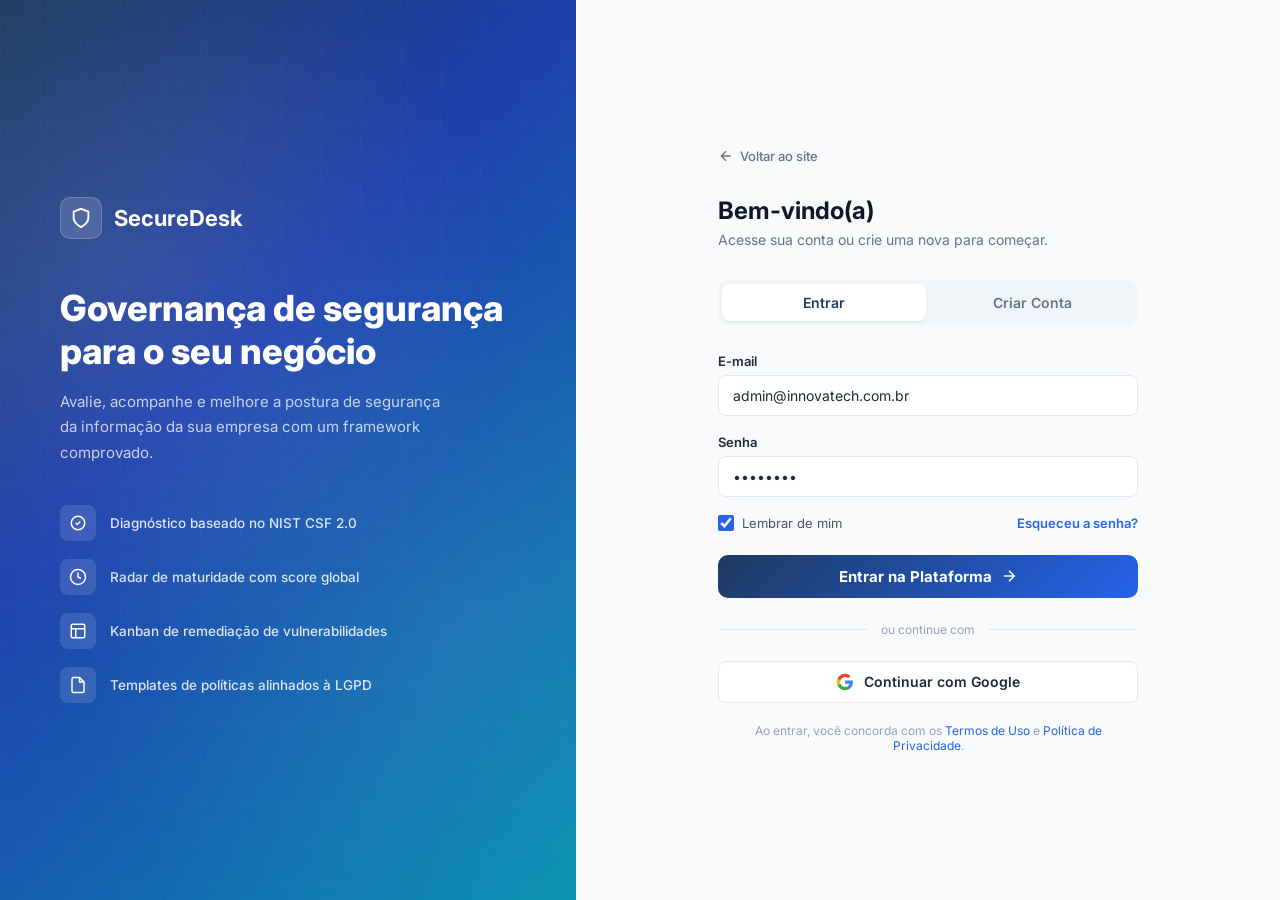
<file: Desenvolvimento/Site/src/main/resources/templates/core/login.html>
<!DOCTYPE html>
<html lang="pt-BR" xmlns:th="http://www.thymeleaf.org">
<head>
  <meta charset="UTF-8">
  <meta name="viewport" content="width=device-width, initial-scale=1">
  <title>SecureDesk — Entrar</title>
  <meta name="description" content="Acesse a plataforma SecureDesk para gerenciar a segurança da informação da sua empresa.">
  <link href="https://fonts.googleapis.com/css2?family=Inter:wght@300;400;500;600;700;800&display=swap" rel="stylesheet">
  <style>
    *, *::before, *::after { box-sizing: border-box; margin: 0; padding: 0; }
    body {
      font-family: 'Inter', sans-serif;
      min-height: 100vh;
      display: flex;
      background: #F8FAFC;
      -webkit-font-smoothing: antialiased;
    }
    a { text-decoration: none; color: #2563EB; }
    a:hover { color: #1E40AF; }

    /* ── LEFT PANEL ── */
    .auth-left {
      width: 45%;
      min-height: 100vh;
      background: linear-gradient(135deg, #1E3A5F 0%, #1E40AF 40%, #0891B2 100%);
      display: flex;
      flex-direction: column;
      justify-content: center;
      padding: 60px;
      position: relative;
      overflow: hidden;
      color: #fff;
    }

    .auth-left::before {
      content: '';
      position: absolute; inset: 0;
      background:
        radial-gradient(circle at 20% 30%, rgba(255,255,255,0.1) 0%, transparent 50%),
        radial-gradient(circle at 80% 70%, rgba(255,255,255,0.06) 0%, transparent 50%);
    }

    .auth-left::after {
      content: '';
      position: absolute; inset: 0;
      background-image:
        linear-gradient(rgba(255,255,255,0.04) 1px, transparent 1px),
        linear-gradient(90deg, rgba(255,255,255,0.04) 1px, transparent 1px);
      background-size: 40px 40px;
      opacity: 0.6;
    }

    .auth-left-content {
      position: relative; z-index: 1;
    }

    .auth-brand {
      display: flex; align-items: center; gap: 12px;
      margin-bottom: 48px;
    }

    .auth-brand .brand-icon {
      width: 42px; height: 42px;
      background: rgba(255,255,255,0.15);
      backdrop-filter: blur(8px);
      border: 1px solid rgba(255,255,255,0.2);
      border-radius: 10px;
      display: flex; align-items: center; justify-content: center;
    }

    .auth-brand .brand-name {
      font-size: 22px; font-weight: 700;
    }

    .auth-left h1 {
      font-size: clamp(26px, 3vw, 36px);
      font-weight: 800;
      line-height: 1.2;
      margin-bottom: 16px;
      color: #fff;
    }

    .auth-left p {
      font-size: 15px;
      color: rgba(255,255,255,0.75);
      max-width: 380px;
      line-height: 1.7;
      margin-bottom: 40px;
    }

    .auth-features {
      display: flex;
      flex-direction: column;
      gap: 18px;
    }

    .auth-feature {
      display: flex; align-items: center; gap: 14px;
    }

    .auth-feature .feat-icon {
      width: 36px; height: 36px;
      background: rgba(255,255,255,0.12);
      border-radius: 8px;
      display: flex; align-items: center; justify-content: center;
      flex-shrink: 0;
    }

    .auth-feature .feat-text {
      font-size: 13.5px; font-weight: 500;
      color: rgba(255,255,255,0.85);
    }

    /* ── RIGHT PANEL ── */
    .auth-right {
      flex: 1;
      display: flex;
      align-items: center;
      justify-content: center;
      padding: 40px;
    }

    .auth-form-container {
      width: 100%;
      max-width: 420px;
    }

    .auth-form-container .back-link {
      display: inline-flex; align-items: center; gap: 6px;
      font-size: 13px; font-weight: 500; color: #64748B;
      margin-bottom: 32px;
      transition: color 0.2s;
    }
    .auth-form-container .back-link:hover { color: #1E3A5F; }

    .auth-form-container h2 {
      font-size: 24px;
      font-weight: 700;
      color: #0F172A;
      margin-bottom: 6px;
    }

    .auth-form-container .auth-subtitle {
      font-size: 14px;
      color: #64748B;
      margin-bottom: 32px;
    }

    /* Tabs */
    .auth-tabs {
      display: flex;
      gap: 4px;
      background: #F1F5F9;
      padding: 4px;
      border-radius: 10px;
      margin-bottom: 28px;
    }

    .auth-tab {
      flex: 1;
      padding: 10px;
      text-align: center;
      font-size: 14px;
      font-weight: 600;
      color: #64748B;
      border: none;
      background: transparent;
      border-radius: 8px;
      cursor: pointer;
      transition: all 0.2s;
      font-family: inherit;
    }

    .auth-tab.active {
      background: #fff;
      color: #1E3A5F;
      box-shadow: 0 1px 3px rgba(0,0,0,0.08);
    }

    /* Form */
    .auth-form { display: none; }
    .auth-form.active { display: block; animation: fadeIn 0.3s ease; }

    .field {
      margin-bottom: 18px;
    }

    .field label {
      display: block;
      font-size: 13px;
      font-weight: 600;
      color: #1E293B;
      margin-bottom: 6px;
    }

    .field input, .field select {
      width: 100%;
      padding: 11px 14px;
      border: 1.5px solid #E2E8F0;
      border-radius: 8px;
      font-size: 14px;
      font-family: inherit;
      color: #1E293B;
      background: #fff;
      transition: all 0.2s;
    }

    .field input:focus, .field select:focus {
      outline: none;
      border-color: #2563EB;
      box-shadow: 0 0 0 3px rgba(37,99,235,0.1);
    }

    .field input::placeholder { color: #94A3B8; }

    .field-row {
      display: grid;
      grid-template-columns: 1fr 1fr;
      gap: 12px;
    }

    .field .hint {
      font-size: 12px;
      color: #94A3B8;
      margin-top: 4px;
    }

    .remember-row {
      display: flex;
      align-items: center;
      justify-content: space-between;
      margin-bottom: 24px;
    }

    .remember-row label {
      display: flex; align-items: center; gap: 8px;
      font-size: 13px; color: #475569; cursor: pointer;
    }

    .remember-row label input {
      accent-color: #2563EB;
      width: 16px; height: 16px;
    }

    .remember-row a {
      font-size: 13px;
      font-weight: 600;
    }

    .submit-btn {
      width: 100%;
      padding: 12px;
      background: linear-gradient(135deg, #1E3A5F, #2563EB);
      color: #fff;
      border: none;
      border-radius: 10px;
      font-size: 15px;
      font-weight: 700;
      font-family: inherit;
      cursor: pointer;
      transition: all 0.25s;
      display: flex;
      align-items: center;
      justify-content: center;
      gap: 8px;
    }

    .submit-btn:hover {
      transform: translateY(-1px);
      box-shadow: 0 6px 20px rgba(30,58,95,0.3);
    }

    .divider {
      display: flex;
      align-items: center;
      gap: 14px;
      margin: 24px 0;
      font-size: 12px;
      color: #94A3B8;
    }
    .divider::before, .divider::after {
      content: '';
      flex: 1;
      height: 1px;
      background: #E2E8F0;
    }

    .social-btn {
      width: 100%;
      padding: 11px;
      border: 1.5px solid #E2E8F0;
      border-radius: 8px;
      background: #fff;
      font-size: 14px;
      font-weight: 600;
      color: #1E293B;
      cursor: pointer;
      display: flex;
      align-items: center;
      justify-content: center;
      gap: 10px;
      font-family: inherit;
      transition: all 0.2s;
    }
    .social-btn:hover {
      border-color: #2563EB;
      background: #F8FAFC;
    }

    .terms {
      text-align: center;
      margin-top: 20px;
      font-size: 12px;
      color: #94A3B8;
    }

    @keyframes fadeIn {
      from { opacity: 0; transform: translateY(6px); }
      to { opacity: 1; transform: translateY(0); }
    }

    @media (max-width: 900px) {
      body { flex-direction: column; }
      .auth-left {
        width: 100%;
        min-height: auto;
        padding: 40px 30px;
      }
      .auth-left h1 { font-size: 24px; }
      .auth-features { display: none; }
    }
  </style>
</head>
<body>

  <!-- LEFT PANEL -->
  <div class="auth-left">
    <div class="auth-left-content">
      <div class="auth-brand">
        <div class="brand-icon">
          <svg width="22" height="22" fill="none" viewBox="0 0 24 24" stroke="white" stroke-width="2">
            <path d="M12 22s8-4 8-10V5l-8-3-8 3v7c0 6 8 10 8 10z"/>
          </svg>
        </div>
        <span class="brand-name">SecureDesk</span>
      </div>

      <h1>Governança de segurança para o seu negócio</h1>
      <p>Avalie, acompanhe e melhore a postura de segurança da informação da sua empresa com um framework comprovado.</p>

      <div class="auth-features">
        <div class="auth-feature">
          <div class="feat-icon">
            <svg width="18" height="18" fill="none" viewBox="0 0 24 24" stroke="white" stroke-width="2"><path d="M9 12l2 2 4-4m6 2a9 9 0 11-18 0 9 9 0 0118 0z"/></svg>
          </div>
          <span class="feat-text">Diagnóstico baseado no NIST CSF 2.0</span>
        </div>
        <div class="auth-feature">
          <div class="feat-icon">
            <svg width="18" height="18" fill="none" viewBox="0 0 24 24" stroke="white" stroke-width="2"><circle cx="12" cy="12" r="10"/><path d="M12 6v6l4 2"/></svg>
          </div>
          <span class="feat-text">Radar de maturidade com score global</span>
        </div>
        <div class="auth-feature">
          <div class="feat-icon">
            <svg width="18" height="18" fill="none" viewBox="0 0 24 24" stroke="white" stroke-width="2"><rect x="3" y="3" width="18" height="18" rx="2"/><path d="M3 9h18M9 21V9"/></svg>
          </div>
          <span class="feat-text">Kanban de remediação de vulnerabilidades</span>
        </div>
        <div class="auth-feature">
          <div class="feat-icon">
            <svg width="18" height="18" fill="none" viewBox="0 0 24 24" stroke="white" stroke-width="2"><path d="M14 2H6a2 2 0 00-2 2v16a2 2 0 002 2h12a2 2 0 002-2V8z"/><path d="M14 2v6h6"/></svg>
          </div>
          <span class="feat-text">Templates de políticas alinhados à LGPD</span>
        </div>
      </div>
    </div>
  </div>

  <!-- RIGHT PANEL -->
  <div class="auth-right">
    <div class="auth-form-container">
      <a th:href="@{/}" class="back-link">
        <svg width="16" height="16" fill="none" viewBox="0 0 24 24" stroke="currentColor" stroke-width="2"><path d="M19 12H5M12 19l-7-7 7-7"/></svg>
        Voltar ao site
      </a>

      <h2>Bem-vindo(a)</h2>
      <p class="auth-subtitle">Acesse sua conta ou crie uma nova para começar.</p>

      <!-- Tabs -->
      <div class="auth-tabs">
        <button class="auth-tab active" onclick="switchTab('login')">Entrar</button>
        <button class="auth-tab" onclick="switchTab('register')">Criar Conta</button>
      </div>

      <!-- LOGIN FORM -->
      <form class="auth-form active" id="loginForm" th:action="@{/login}" method="post">
        <div class="field">
          <label for="login-email">E-mail</label>
          <input type="email" id="login-email" name="email" placeholder="seu@email.com.br" value="admin@innovatech.com.br">
        </div>
        <div class="field">
          <label for="login-password">Senha</label>
          <input type="password" id="login-password" name="password" placeholder="••••••••" value="12345678">
        </div>
        <div class="remember-row">
          <label><input type="checkbox" checked> Lembrar de mim</label>
          <a href="#">Esqueceu a senha?</a>
        </div>
        <button type="submit" class="submit-btn">
          Entrar na Plataforma
          <svg width="18" height="18" fill="none" viewBox="0 0 24 24" stroke="currentColor" stroke-width="2"><path d="M5 12h14M12 5l7 7-7 7"/></svg>
        </button>

        <div class="divider">ou continue com</div>

        <a th:href="@{/dashboard}" class="social-btn">
          <svg width="18" height="18" viewBox="0 0 24 24"><path fill="#4285F4" d="M22.56 12.25c0-.78-.07-1.53-.2-2.25H12v4.26h5.92a5.06 5.06 0 01-2.2 3.32v2.77h3.57c2.08-1.92 3.28-4.74 3.28-8.1z"/><path fill="#34A853" d="M12 23c2.97 0 5.46-.98 7.28-2.66l-3.57-2.77c-.98.66-2.23 1.06-3.71 1.06-2.86 0-5.29-1.93-6.16-4.53H2.18v2.84C3.99 20.53 7.7 23 12 23z"/><path fill="#FBBC05" d="M5.84 14.09c-.22-.66-.35-1.36-.35-2.09s.13-1.43.35-2.09V7.07H2.18C1.43 8.55 1 10.22 1 12s.43 3.45 1.18 4.93l2.85-2.22.81-.62z"/><path fill="#EA4335" d="M12 5.38c1.62 0 3.06.56 4.21 1.64l3.15-3.15C17.45 2.09 14.97 1 12 1 7.7 1 3.99 3.47 2.18 7.07l3.66 2.84c.87-2.6 3.3-4.53 6.16-4.53z"/></svg>
          Continuar com Google
        </a>

        <p class="terms">Ao entrar, você concorda com os <a href="#">Termos de Uso</a> e <a href="#">Política de Privacidade</a>.</p>
      </form>

      <!-- REGISTER FORM -->
      <form class="auth-form" id="registerForm" th:action="@{/login}" method="post">
        <div class="field-row">
          <div class="field">
            <label for="reg-name">Nome</label>
            <input type="text" id="reg-name" placeholder="Seu nome">
          </div>
          <div class="field">
            <label for="reg-lastname">Sobrenome</label>
            <input type="text" id="reg-lastname" placeholder="Sobrenome">
          </div>
        </div>
        <div class="field">
          <label for="reg-company">Nome da Empresa</label>
          <input type="text" id="reg-company" placeholder="Ex: InnovaTech Soluções">
        </div>
        <div class="field">
          <label for="reg-email">E-mail corporativo</label>
          <input type="email" id="reg-email" placeholder="seu@empresa.com.br">
        </div>
        <div class="field-row">
          <div class="field">
            <label for="reg-password">Senha</label>
            <input type="password" id="reg-password" placeholder="Mín. 8 caracteres">
          </div>
          <div class="field">
            <label for="reg-confirm">Confirmar Senha</label>
            <input type="password" id="reg-confirm" placeholder="Repita a senha">
          </div>
        </div>
        <div class="field">
          <label for="reg-devices">Qtd. de dispositivos</label>
          <select id="reg-devices">
            <option>1 – 25 dispositivos</option>
            <option selected>26 – 50 dispositivos</option>
            <option>51 – 100 dispositivos</option>
          </select>
          <div class="hint">Estimativa do parque tecnológico gerenciado</div>
        </div>
        <div style="margin-bottom: 22px;">
          <label style="display: flex; align-items: flex-start; gap: 8px; font-size: 13px; color: #475569; cursor: pointer;">
            <input type="checkbox" style="accent-color: #2563EB; width: 16px; height: 16px; margin-top: 2px;">
            Li e concordo com os <a href="#" style="margin-left: 4px;">Termos de Uso</a>&nbsp;e&nbsp;<a href="#">Política de Privacidade</a>
          </label>
        </div>
        <button type="submit" class="submit-btn">
          Criar Minha Conta
          <svg width="18" height="18" fill="none" viewBox="0 0 24 24" stroke="currentColor" stroke-width="2"><path d="M5 12h14M12 5l7 7-7 7"/></svg>
        </button>
      </form>
    </div>
  </div>

  <script>
    function switchTab(tab) {
      const tabs = document.querySelectorAll('.auth-tab');
      const forms = document.querySelectorAll('.auth-form');
      const title = document.querySelector('.auth-form-container h2');
      const subtitle = document.querySelector('.auth-subtitle');

      tabs.forEach(t => t.classList.remove('active'));
      forms.forEach(f => f.classList.remove('active'));

      if (tab === 'login') {
        tabs[0].classList.add('active');
        document.getElementById('loginForm').classList.add('active');
        title.textContent = 'Bem-vindo(a)';
        subtitle.textContent = 'Acesse sua conta ou crie uma nova para começar.';
      } else {
        tabs[1].classList.add('active');
        document.getElementById('registerForm').classList.add('active');
        title.textContent = 'Criar nova conta';
        subtitle.textContent = 'Preencha os dados abaixo para começar a usar a plataforma.';
      }
    }
  </script>
</body>
</html>
</file>
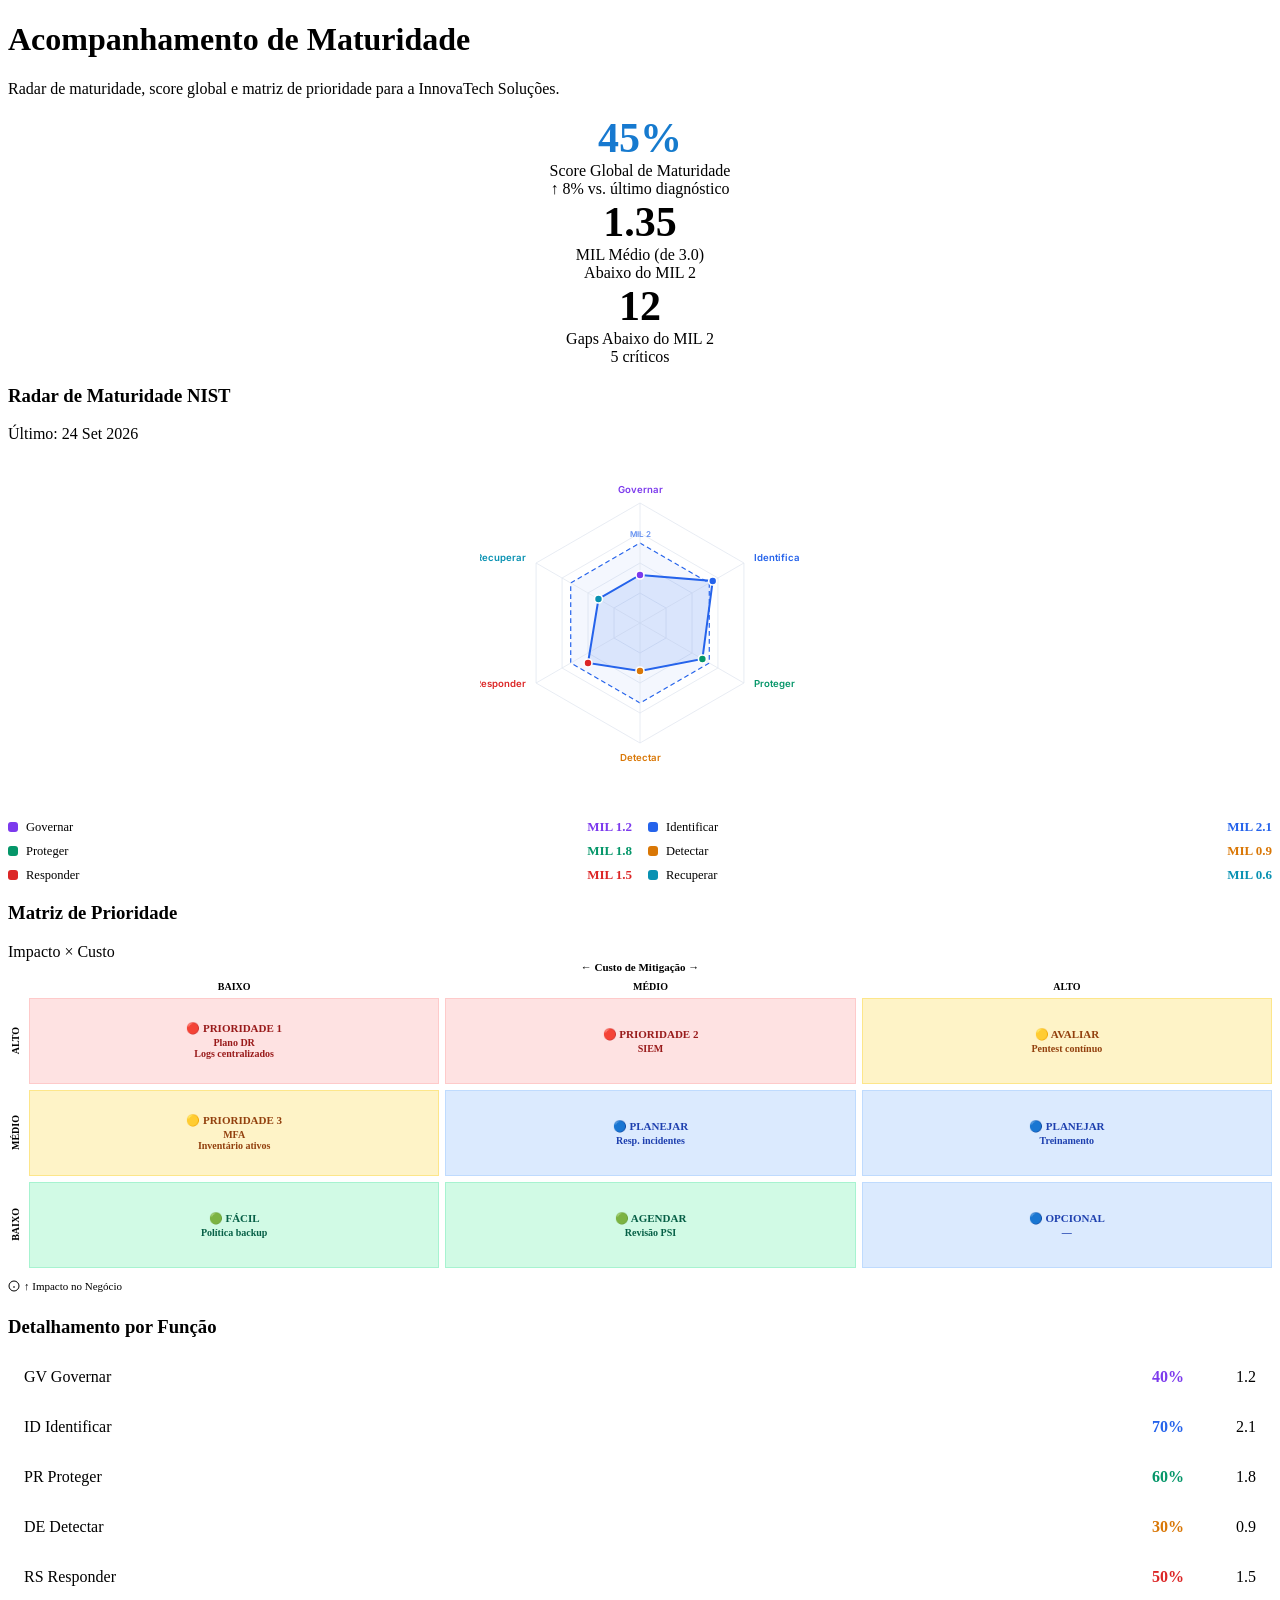
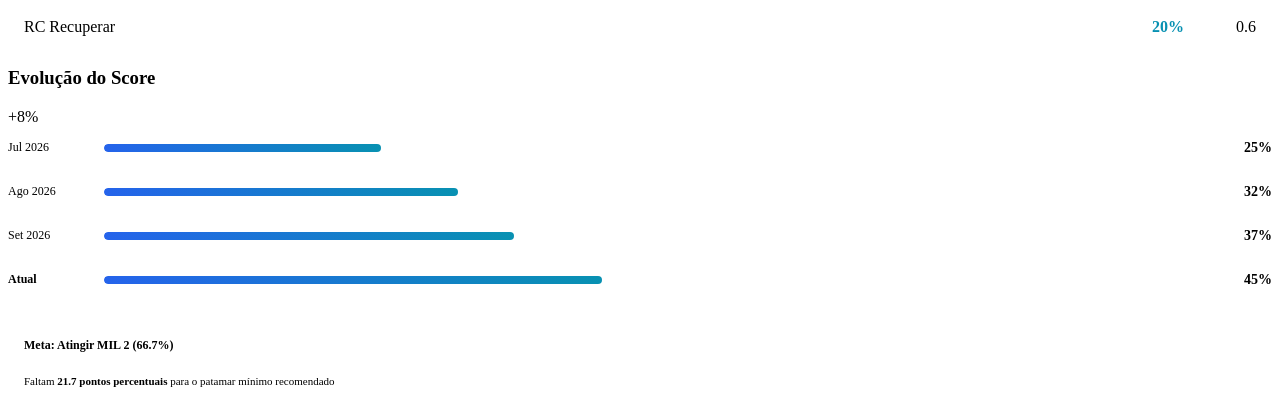
<file: Desenvolvimento/Site/src/main/resources/templates/diagnostico/acompanhamento.html>
<!DOCTYPE html>
<html lang="pt-BR" xmlns:th="http://www.thymeleaf.org">
<head>
  <meta charset="UTF-8">
  <meta name="viewport" content="width=device-width, initial-scale=1">
  <title>SecureDesk — Acompanhamento</title>
  <link href="https://fonts.googleapis.com/css2?family=Inter:wght@300;400;500;600;700;800&display=swap" rel="stylesheet">
  <link rel="stylesheet" th:href="@{/css/styles.css}">
  <style>
    .radar-container {
      display: flex; align-items: center; justify-content: center;
      padding: 20px 0;
    }
    .radar-legend {
      display: grid;
      grid-template-columns: 1fr 1fr;
      gap: 8px 16px;
      margin-top: 16px;
    }
    .radar-legend-item {
      display: flex; align-items: center; gap: 8px;
      font-size: 12.5px;
    }
    .radar-legend-item .dot {
      width: 10px; height: 10px; border-radius: 3px; flex-shrink: 0;
    }
    .radar-legend-item .value {
      margin-left: auto; font-weight: 700; font-size: 13px;
    }

    .matrix-cell {
      display: flex; align-items: center; justify-content: center;
      padding: 12px;
      border-radius: var(--radius);
      font-size: 11px; font-weight: 600;
      text-align: center;
      transition: all 0.2s;
      cursor: pointer;
      min-height: 60px;
    }
    .matrix-cell:hover { transform: scale(1.05); box-shadow: var(--shadow-md); }
    .matrix-cell.critical { background: #FEE2E2; color: #991B1B; border: 1px solid #FECACA; }
    .matrix-cell.high { background: #FEF3C7; color: #92400E; border: 1px solid #FDE68A; }
    .matrix-cell.medium { background: #DBEAFE; color: #1E40AF; border: 1px solid #BFDBFE; }
    .matrix-cell.low { background: #D1FAE5; color: #065F46; border: 1px solid #A7F3D0; }

    .trend-item {
      display: flex; align-items: center; gap: 16px;
      padding: 14px 0;
      border-bottom: 1px solid var(--border-light);
    }
    .trend-item:last-child { border-bottom: none; }
    .trend-item .trend-date {
      font-size: 12px; color: var(--text-muted);
      min-width: 80px;
    }
    .trend-item .trend-bar-track {
      flex: 1; height: 8px;
      background: var(--border);
      border-radius: 100px;
      overflow: hidden;
    }
    .trend-item .trend-bar-fill {
      height: 100%; border-radius: 100px;
      background: linear-gradient(90deg, #2563EB, #0891B2);
      transition: width 1s ease;
    }
    .trend-item .trend-value {
      font-size: 14px; font-weight: 700;
      min-width: 45px; text-align: right;
    }

    .detail-row {
      display: flex; align-items: center; gap: 12px;
      padding: 12px 16px;
      border: 1px solid var(--border-light);
      border-radius: var(--radius);
      margin-bottom: 8px;
      transition: all 0.2s;
    }
    .detail-row:hover { background: var(--surface-hover); border-color: var(--border); }
    .detail-row .dr-function { min-width: 100px; }
    .detail-row .dr-bar { flex: 1; }
    .detail-row .dr-score { font-weight: 700; min-width: 60px; text-align: right; }
    .detail-row .dr-mil { min-width: 60px; text-align: right; }
  </style>
</head>
<body>
<div class="app-layout">

  <!-- SIDEBAR FRAGMENT -->
  <aside th:replace="~{fragments/layout :: sidebar('acompanhamento')}"></aside>

  <!-- MAIN -->
  <div class="main-content">
    <!-- TOPBAR FRAGMENT -->
    <header th:replace="~{fragments/layout :: topbar('acompanhamento', 'Acompanhamento')}"></header>

    <div class="page-content">
      <div class="page-header">
        <h1>Acompanhamento de Maturidade</h1>
        <p>Radar de maturidade, score global e matriz de prioridade para a <span th:text="${empresaNome != null ? empresaNome : 'InnovaTech Soluções'}">InnovaTech Soluções</span>.</p>
      </div>

      <!-- Stats -->
      <div class="stats-grid stagger" style="grid-template-columns: repeat(3, 1fr);">
        <div class="stat-card" style="text-align: center;">
          <div style="font-size: 42px; font-weight: 800; background: linear-gradient(135deg, #2563EB, #0891B2); -webkit-background-clip: text; -webkit-text-fill-color: transparent; background-clip: text;" th:text="${scoreGlobalFormatado != null ? scoreGlobalFormatado : '45%'}">45%</div>
          <div class="stat-label">Score Global de Maturidade</div>
          <div class="stat-change up">↑ 8% vs. último diagnóstico</div>
        </div>
        <div class="stat-card" style="text-align: center;">
          <div style="font-size: 42px; font-weight: 800; color: var(--warning);" th:text="${milMedio != null ? milMedio : '1.35'}">1.35</div>
          <div class="stat-label">MIL Médio (de 3.0)</div>
          <div class="stat-change down" style="background: var(--warning-light); color: var(--warning);">Abaixo do MIL 2</div>
        </div>
        <div class="stat-card" style="text-align: center;">
          <div style="font-size: 42px; font-weight: 800; color: var(--danger);" th:text="${totalGaps != null ? totalGaps : '12'}">12</div>
          <div class="stat-label">Gaps Abaixo do MIL 2</div>
          <div class="stat-change down"><span th:text="${gapsCriticos != null ? gapsCriticos : '5'}">5</span> críticos</div>
        </div>
      </div>

      <div class="grid-2" style="margin-bottom: 24px;">
        <!-- RADAR CHART -->
        <div class="card animate-fade">
          <div class="card-header">
            <h3>Radar de Maturidade NIST</h3>
            <span class="badge badge-blue">Último: 24 Set 2026</span>
          </div>
          <div class="card-body">
            <div class="radar-container">
              <svg width="320" height="320" viewBox="0 0 400 400">
                <!-- Background grid -->
                <!-- Level rings at 25%, 50%, 75%, 100% -->
                <polygon points="200,50 329.9,125 329.9,275 200,350 70.1,275 70.1,125" fill="none" stroke="#E2E8F0" stroke-width="1"/>
                <polygon points="200,87.5 297.4,143.75 297.4,256.25 200,312.5 102.6,256.25 102.6,143.75" fill="none" stroke="#E2E8F0" stroke-width="1"/>
                <polygon points="200,125 265,162.5 265,237.5 200,275 135,237.5 135,162.5" fill="none" stroke="#E2E8F0" stroke-width="1"/>
                <polygon points="200,162.5 232.5,181.25 232.5,218.75 200,237.5 167.5,218.75 167.5,181.25" fill="none" stroke="#E2E8F0" stroke-width="1"/>

                <!-- MIL 2 target ring (66.7%) -->
                <polygon points="200,100 286.6,150 286.6,250 200,300 113.4,250 113.4,150"
                         fill="rgba(37,99,235,0.05)" stroke="#2563EB" stroke-width="1.5" stroke-dasharray="6,4"/>

                <!-- Axes -->
                <line x1="200" y1="200" x2="200" y2="50" stroke="#E2E8F0" stroke-width="1"/>
                <line x1="200" y1="200" x2="329.9" y2="125" stroke="#E2E8F0" stroke-width="1"/>
                <line x1="200" y1="200" x2="329.9" y2="275" stroke="#E2E8F0" stroke-width="1"/>
                <line x1="200" y1="200" x2="200" y2="350" stroke="#E2E8F0" stroke-width="1"/>
                <line x1="200" y1="200" x2="70.1" y2="275" stroke="#E2E8F0" stroke-width="1"/>
                <line x1="200" y1="200" x2="70.1" y2="125" stroke="#E2E8F0" stroke-width="1"/>

                <!-- Data polygon -->
                <!-- GV:40%, ID:70%, PR:60%, DE:30%, RS:50%, RC:20% -->
                <polygon points="200,140 290.9,147.5 278,245 200,260 135,250 148.1,170"
                         fill="rgba(37,99,235,0.12)" stroke="#2563EB" stroke-width="2.5"/>

                <!-- Data points -->
                <circle cx="200" cy="140" r="5" fill="#7C3AED" stroke="#fff" stroke-width="2"/>
                <circle cx="290.9" cy="147.5" r="5" fill="#2563EB" stroke="#fff" stroke-width="2"/>
                <circle cx="278" cy="245" r="5" fill="#059669" stroke="#fff" stroke-width="2"/>
                <circle cx="200" cy="260" r="5" fill="#D97706" stroke="#fff" stroke-width="2"/>
                <circle cx="135" cy="250" r="5" fill="#DC2626" stroke="#fff" stroke-width="2"/>
                <circle cx="148.1" cy="170" r="5" fill="#0891B2" stroke="#fff" stroke-width="2"/>

                <!-- Labels -->
                <text x="200" y="38" text-anchor="middle" font-size="12" font-weight="600" fill="#7C3AED" font-family="Inter">Governar</text>
                <text x="342" y="122" text-anchor="start" font-size="12" font-weight="600" fill="#2563EB" font-family="Inter">Identificar</text>
                <text x="342" y="280" text-anchor="start" font-size="12" font-weight="600" fill="#059669" font-family="Inter">Proteger</text>
                <text x="200" y="372" text-anchor="middle" font-size="12" font-weight="600" fill="#D97706" font-family="Inter">Detectar</text>
                <text x="58" y="280" text-anchor="end" font-size="12" font-weight="600" fill="#DC2626" font-family="Inter">Responder</text>
                <text x="58" y="122" text-anchor="end" font-size="12" font-weight="600" fill="#0891B2" font-family="Inter">Recuperar</text>

                <!-- MIL 2 label -->
                <text x="200" y="92" text-anchor="middle" font-size="10" fill="#2563EB" font-family="Inter" font-weight="600" opacity="0.7">MIL 2</text>
              </svg>
            </div>

            <div class="radar-legend">
              <div class="radar-legend-item">
                <div class="dot" style="background: #7C3AED;"></div>
                <span>Governar</span>
                <span class="value" style="color: #7C3AED;" th:text="'MIL ' + (${scoreGvMil != null ? scoreGvMil : '1.2'})">MIL 1.2</span>
              </div>
              <div class="radar-legend-item">
                <div class="dot" style="background: #2563EB;"></div>
                <span>Identificar</span>
                <span class="value" style="color: #2563EB;" th:text="'MIL ' + (${scoreIdMil != null ? scoreIdMil : '2.1'})">MIL 2.1</span>
              </div>
              <div class="radar-legend-item">
                <div class="dot" style="background: #059669;"></div>
                <span>Proteger</span>
                <span class="value" style="color: #059669;" th:text="'MIL ' + (${scorePrMil != null ? scorePrMil : '1.8'})">MIL 1.8</span>
              </div>
              <div class="radar-legend-item">
                <div class="dot" style="background: #D97706;"></div>
                <span>Detectar</span>
                <span class="value" style="color: #D97706;" th:text="'MIL ' + (${scoreDeMil != null ? scoreDeMil : '0.9'})">MIL 0.9</span>
              </div>
              <div class="radar-legend-item">
                <div class="dot" style="background: #DC2626;"></div>
                <span>Responder</span>
                <span class="value" style="color: #DC2626;" th:text="'MIL ' + (${scoreRsMil != null ? scoreRsMil : '1.5'})">MIL 1.5</span>
              </div>
              <div class="radar-legend-item">
                <div class="dot" style="background: #0891B2;"></div>
                <span>Recuperar</span>
                <span class="value" style="color: #0891B2;" th:text="'MIL ' + (${scoreRcMil != null ? scoreRcMil : '0.6'})">MIL 0.6</span>
              </div>
            </div>
          </div>
        </div>

        <!-- PRIORITY MATRIX -->
        <div class="card animate-fade">
          <div class="card-header">
            <h3>Matriz de Prioridade</h3>
            <span class="badge badge-gray">Impacto × Custo</span>
          </div>
          <div class="card-body">
            <div style="font-size: 11px; color: var(--text-muted); text-align: center; margin-bottom: 8px; font-weight: 600;">
              ← Custo de Mitigação →
            </div>
            <div style="display: grid; grid-template-columns: auto 1fr 1fr 1fr; gap: 6px; align-items: center;">
              <!-- Header row -->
              <div></div>
              <div style="text-align: center; font-size: 10px; font-weight: 600; color: var(--text-muted); text-transform: uppercase;">Baixo</div>
              <div style="text-align: center; font-size: 10px; font-weight: 600; color: var(--text-muted); text-transform: uppercase;">Médio</div>
              <div style="text-align: center; font-size: 10px; font-weight: 600; color: var(--text-muted); text-transform: uppercase;">Alto</div>

              <!-- Alto impacto -->
              <div style="font-size: 10px; font-weight: 600; color: var(--text-muted); text-transform: uppercase; writing-mode: vertical-rl; transform: rotate(180deg); text-align: center; padding: 8px 2px;">Alto</div>
              <div class="matrix-cell critical">
                <div>
                  <div style="font-weight: 700; margin-bottom: 2px;">🔴 PRIORIDADE 1</div>
                  <div style="font-size: 10px;">Plano DR<br>Logs centralizados</div>
                </div>
              </div>
              <div class="matrix-cell critical">
                <div>
                  <div style="font-weight: 700; margin-bottom: 2px;">🔴 PRIORIDADE 2</div>
                  <div style="font-size: 10px;">SIEM</div>
                </div>
              </div>
              <div class="matrix-cell high">
                <div>
                  <div style="font-weight: 700; margin-bottom: 2px;">🟡 AVALIAR</div>
                  <div style="font-size: 10px;">Pentest contínuo</div>
                </div>
              </div>

              <!-- Médio impacto -->
              <div style="font-size: 10px; font-weight: 600; color: var(--text-muted); text-transform: uppercase; writing-mode: vertical-rl; transform: rotate(180deg); text-align: center; padding: 8px 2px;">Médio</div>
              <div class="matrix-cell high">
                <div>
                  <div style="font-weight: 700; margin-bottom: 2px;">🟡 PRIORIDADE 3</div>
                  <div style="font-size: 10px;">MFA<br>Inventário ativos</div>
                </div>
              </div>
              <div class="matrix-cell medium">
                <div>
                  <div style="font-weight: 700; margin-bottom: 2px;">🔵 PLANEJAR</div>
                  <div style="font-size: 10px;">Resp. incidentes</div>
                </div>
              </div>
              <div class="matrix-cell medium">
                <div>
                  <div style="font-weight: 700; margin-bottom: 2px;">🔵 PLANEJAR</div>
                  <div style="font-size: 10px;">Treinamento</div>
                </div>
              </div>

              <!-- Baixo impacto -->
              <div style="font-size: 10px; font-weight: 600; color: var(--text-muted); text-transform: uppercase; writing-mode: vertical-rl; transform: rotate(180deg); text-align: center; padding: 8px 2px;">Baixo</div>
              <div class="matrix-cell low">
                <div>
                  <div style="font-weight: 700; margin-bottom: 2px;">🟢 FÁCIL</div>
                  <div style="font-size: 10px;">Política backup</div>
                </div>
              </div>
              <div class="matrix-cell low">
                <div>
                  <div style="font-weight: 700; margin-bottom: 2px;">🟢 AGENDAR</div>
                  <div style="font-size: 10px;">Revisão PSI</div>
                </div>
              </div>
              <div class="matrix-cell medium">
                <div>
                  <div style="font-weight: 700; margin-bottom: 2px;">🔵 OPCIONAL</div>
                  <div style="font-size: 10px;">—</div>
                </div>
              </div>
            </div>
            <div style="margin-top: 12px; font-size: 11px; color: var(--text-muted); display: flex; align-items: center; gap: 4px;">
              <svg width="12" height="12" fill="none" viewBox="0 0 24 24" stroke="currentColor" stroke-width="2"><circle cx="12" cy="12" r="10"/><path d="M12 16v-4M12 8h.01"/></svg>
              ↑ Impacto no Negócio
            </div>
          </div>
        </div>
      </div>

      <!-- Detail table and trend -->
      <div class="grid-2">
        <!-- Detail Breakdown -->
        <div class="card animate-fade">
          <div class="card-header">
            <h3>Detalhamento por Função</h3>
          </div>
          <div class="card-body">
            <div class="detail-row">
              <div class="dr-function"><span class="nist-badge nist-gv">GV</span> Governar</div>
              <div class="dr-bar">
                <div class="progress-bar"><div class="progress-fill purple" style="width: 40%;"></div></div>
              </div>
              <div class="dr-score" style="color: #7C3AED;">40%</div>
              <div class="dr-mil"><span class="mil-badge mil-1">1.2</span></div>
            </div>
            <div class="detail-row">
              <div class="dr-function"><span class="nist-badge nist-id">ID</span> Identificar</div>
              <div class="dr-bar">
                <div class="progress-bar"><div class="progress-fill blue" style="width: 70%;"></div></div>
              </div>
              <div class="dr-score" style="color: #2563EB;">70%</div>
              <div class="dr-mil"><span class="mil-badge mil-2">2.1</span></div>
            </div>
            <div class="detail-row">
              <div class="dr-function"><span class="nist-badge nist-pr">PR</span> Proteger</div>
              <div class="dr-bar">
                <div class="progress-bar"><div class="progress-fill green" style="width: 60%;"></div></div>
              </div>
              <div class="dr-score" style="color: #059669;">60%</div>
              <div class="dr-mil"><span class="mil-badge mil-1">1.8</span></div>
            </div>
            <div class="detail-row">
              <div class="dr-function"><span class="nist-badge nist-de">DE</span> Detectar</div>
              <div class="dr-bar">
                <div class="progress-bar"><div class="progress-fill orange" style="width: 30%;"></div></div>
              </div>
              <div class="dr-score" style="color: #D97706;">30%</div>
              <div class="dr-mil"><span class="mil-badge mil-0">0.9</span></div>
            </div>
            <div class="detail-row">
              <div class="dr-function"><span class="nist-badge nist-rs">RS</span> Responder</div>
              <div class="dr-bar">
                <div class="progress-bar"><div class="progress-fill red" style="width: 50%;"></div></div>
              </div>
              <div class="dr-score" style="color: #DC2626;">50%</div>
              <div class="dr-mil"><span class="mil-badge mil-1">1.5</span></div>
            </div>
            <div class="detail-row">
              <div class="dr-function"><span class="nist-badge nist-rc">RC</span> Recuperar</div>
              <div class="dr-bar">
                <div class="progress-bar"><div class="progress-fill cyan" style="width: 20%;"></div></div>
              </div>
              <div class="dr-score" style="color: #0891B2;">20%</div>
              <div class="dr-mil"><span class="mil-badge mil-0">0.6</span></div>
            </div>
          </div>
        </div>

        <!-- Trend -->
        <div class="card animate-fade">
          <div class="card-header">
            <h3>Evolução do Score</h3>
            <span class="badge badge-green">+8%</span>
          </div>
          <div class="card-body">
            <div class="trend-item">
              <span class="trend-date">Jul 2026</span>
              <div class="trend-bar-track"><div class="trend-bar-fill" style="width: 25%;"></div></div>
              <span class="trend-value">25%</span>
            </div>
            <div class="trend-item">
              <span class="trend-date">Ago 2026</span>
              <div class="trend-bar-track"><div class="trend-bar-fill" style="width: 32%;"></div></div>
              <span class="trend-value">32%</span>
            </div>
            <div class="trend-item">
              <span class="trend-date">Set 2026</span>
              <div class="trend-bar-track"><div class="trend-bar-fill" style="width: 37%;"></div></div>
              <span class="trend-value">37%</span>
            </div>
            <div class="trend-item">
              <span class="trend-date" style="font-weight: 600; color: var(--text);">Atual</span>
              <div class="trend-bar-track"><div class="trend-bar-fill" style="width: 45%;"></div></div>
              <span class="trend-value" style="color: var(--primary-500);">45%</span>
            </div>

            <div style="margin-top: 20px; padding: 16px; background: var(--primary-50); border-radius: var(--radius); border: 1px solid var(--primary-100);">
              <div style="font-size: 12px; font-weight: 600; color: var(--primary-600); margin-bottom: 6px;">Meta: Atingir MIL 2 (66.7%)</div>
              <div class="progress-bar" style="height: 10px; margin-bottom: 6px;">
                <div class="progress-fill blue" style="width: 67.5%;"></div>
              </div>
              <div style="font-size: 11px; color: var(--text-muted);">Faltam <strong style="color: var(--text);">21.7 pontos percentuais</strong> para o patamar mínimo recomendado</div>
            </div>
          </div>
        </div>
      </div>

    </div>
  </div>
</div>
</body>
</html>
</file>
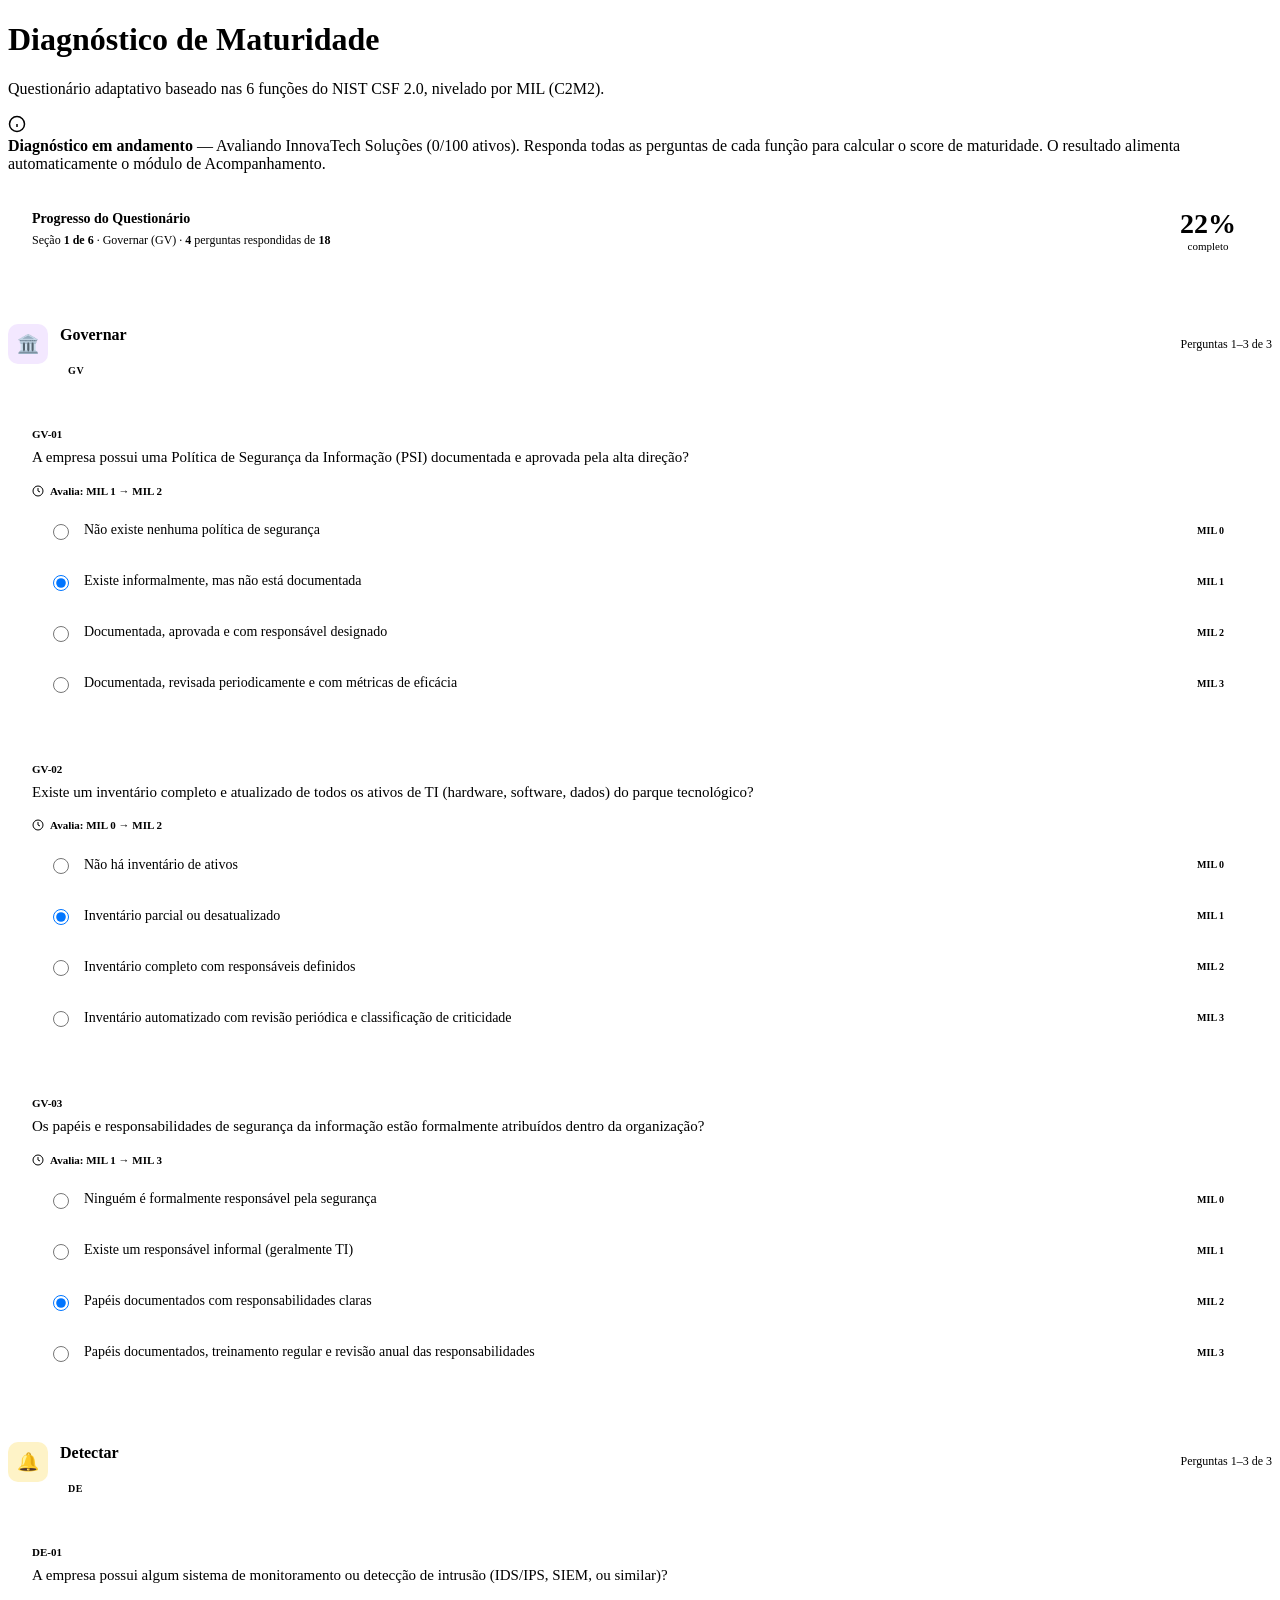
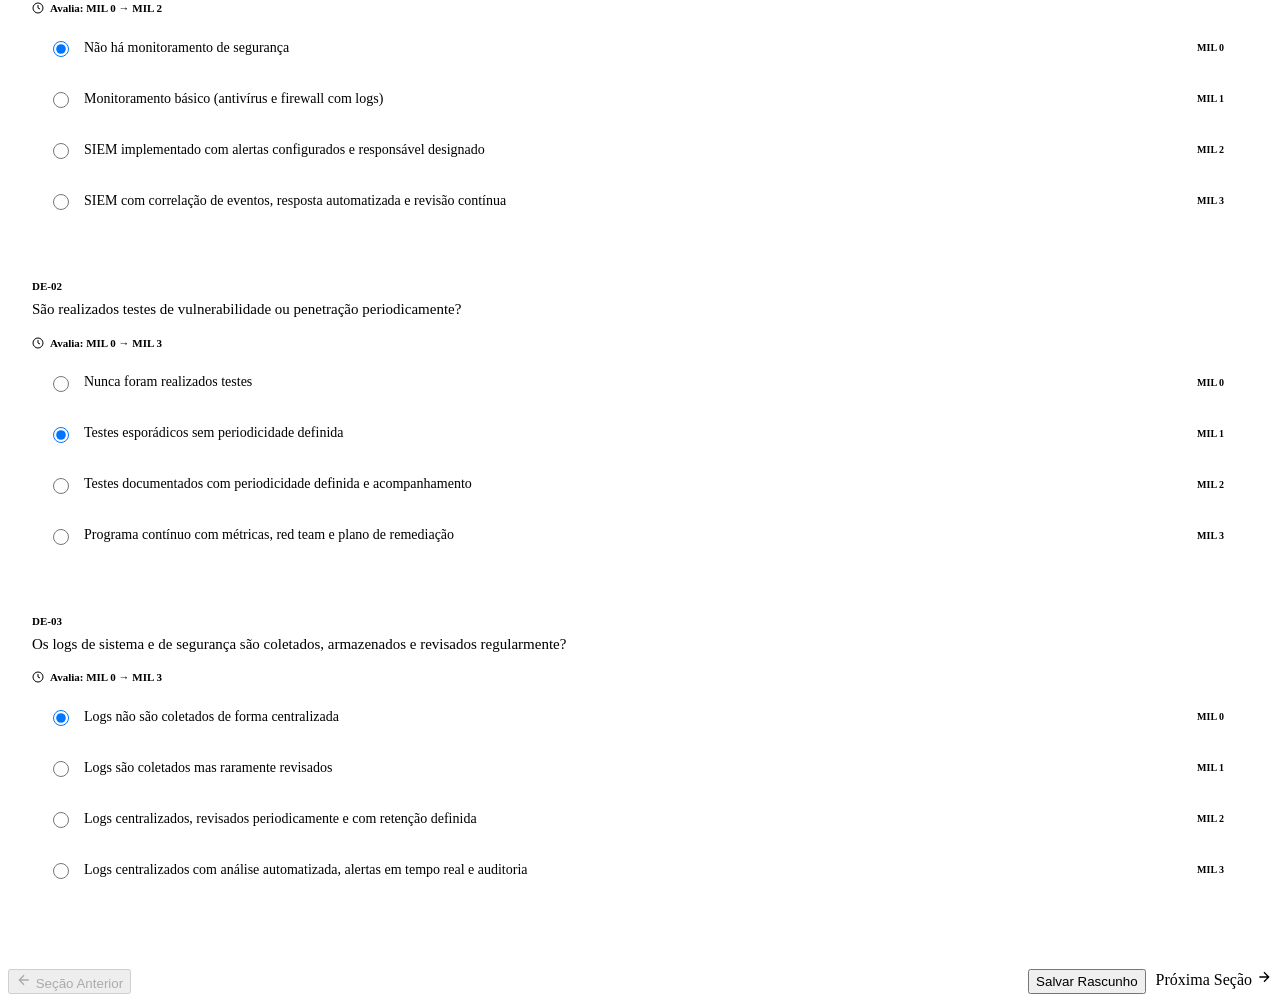
<file: Desenvolvimento/Site/src/main/resources/templates/diagnostico/diagnostico.html>
<!DOCTYPE html>
<html lang="pt-BR" xmlns:th="http://www.thymeleaf.org">
<head>
  <meta charset="UTF-8">
  <meta name="viewport" content="width=device-width, initial-scale=1">
  <title>SecureDesk — Diagnóstico</title>
  <link href="https://fonts.googleapis.com/css2?family=Inter:wght@300;400;500;600;700;800&display=swap" rel="stylesheet">
  <link rel="stylesheet" th:href="@{/css/styles.css}">
  <style>
    .diag-progress {
      background: var(--surface);
      border: 1px solid var(--border);
      border-radius: var(--radius-lg);
      padding: 20px 24px;
      margin-bottom: 24px;
      display: flex;
      align-items: center;
      gap: 20px;
    }
    .diag-progress .progress-info { flex: 1; }
    .diag-progress .progress-info h4 { font-size: 14px; margin-bottom: 6px; }
    .diag-progress .progress-steps {
      font-size: 12px; color: var(--text-muted); margin-bottom: 8px;
    }
    .diag-progress .progress-steps strong { color: var(--primary-500); }

    .function-section {
      margin-bottom: 32px;
    }
    .function-header {
      display: flex; align-items: center; gap: 12px;
      margin-bottom: 16px;
      padding-bottom: 12px;
      border-bottom: 2px solid var(--border);
    }
    .function-icon {
      width: 40px; height: 40px;
      border-radius: 10px;
      display: flex; align-items: center; justify-content: center;
      font-size: 18px;
    }
    .function-header h3 { font-size: 16px; }
    .function-header .function-code {
      font-size: 10px; font-weight: 700;
      letter-spacing: 0.06em;
      padding: 3px 8px;
      border-radius: 4px;
    }
    .function-header .question-count {
      margin-left: auto;
      font-size: 12px; color: var(--text-muted);
    }

    .question-card {
      background: var(--surface);
      border: 1px solid var(--border);
      border-radius: var(--radius-lg);
      padding: 22px 24px;
      margin-bottom: 14px;
      transition: all 0.2s;
    }
    .question-card:hover {
      box-shadow: var(--shadow-sm);
    }
    .question-card .q-number {
      font-size: 11px; font-weight: 700;
      color: var(--text-muted);
      margin-bottom: 6px;
    }
    .question-card .q-text {
      font-size: 15px; font-weight: 500;
      color: var(--text);
      margin-bottom: 14px;
      line-height: 1.5;
    }
    .question-card .q-mil-target {
      display: inline-flex; align-items: center; gap: 6px;
      font-size: 11px; font-weight: 600;
      color: var(--text-muted);
      margin-bottom: 12px;
    }

    .answer-options {
      display: flex;
      flex-direction: column;
      gap: 8px;
    }
    .answer-option {
      display: flex; align-items: center; gap: 12px;
      padding: 12px 16px;
      border: 1.5px solid var(--border);
      border-radius: var(--radius);
      cursor: pointer;
      transition: all 0.2s;
      font-size: 14px;
      color: var(--text);
    }
    .answer-option:hover {
      border-color: var(--primary-400);
      background: var(--primary-50);
    }
    .answer-option.selected {
      border-color: var(--primary-500);
      background: var(--primary-50);
    }
    .answer-option input[type="radio"] {
      accent-color: var(--primary-500);
      width: 16px; height: 16px;
    }
    .answer-option .mil-indicator {
      margin-left: auto;
      font-size: 10px; font-weight: 700;
      padding: 2px 8px;
      border-radius: 100px;
    }

    .diag-nav {
      display: flex; justify-content: space-between;
      margin-top: 32px;
      padding-top: 24px;
      border-top: 1px solid var(--border);
    }

    .result-card {
      background: var(--surface);
      border: 1px solid var(--border);
      border-radius: var(--radius-lg);
      padding: 24px;
      text-align: center;
    }
    .result-card .result-score {
      font-size: 48px; font-weight: 800;
      background: linear-gradient(135deg, #2563EB, #0891B2);
      -webkit-background-clip: text; -webkit-text-fill-color: transparent;
      background-clip: text;
    }
    .result-card .result-mil {
      font-size: 16px; font-weight: 600; color: var(--text-secondary);
      margin-top: 4px;
    }
  </style>
</head>
<body>
<div class="app-layout">

  <!-- SIDEBAR FRAGMENT -->
  <aside th:replace="~{fragments/layout :: sidebar('diagnostico')}"></aside>

  <!-- MAIN -->
  <div class="main-content">
    <!-- TOPBAR FRAGMENT -->
    <header th:replace="~{fragments/layout :: topbar('diagnostico', 'Diagnóstico')}"></header>

    <div class="page-content">
      <div class="page-header">
        <h1>Diagnóstico de Maturidade</h1>
        <p>Questionário adaptativo baseado nas 6 funções do NIST CSF 2.0, nivelado por MIL (C2M2).</p>
      </div>

      <!-- Alert -->
      <div class="alert alert-info mb-24">
        <svg width="18" height="18" fill="none" viewBox="0 0 24 24" stroke="currentColor" stroke-width="2" style="flex-shrink:0; margin-top: 1px;"><circle cx="12" cy="12" r="10"/><path d="M12 16v-4M12 8h.01"/></svg>
        <div>
          <strong>Diagnóstico em andamento</strong> — Avaliando <span th:text="${empresaNome != null ? empresaNome : 'InnovaTech Soluções'}">InnovaTech Soluções</span> (<span th:text="${ativosTexto != null ? ativosTexto : '0/100'}">0/100</span> ativos). Responda todas as perguntas de cada função para calcular o score de maturidade. O resultado alimenta automaticamente o módulo de Acompanhamento.
        </div>
      </div>

      <!-- Progress -->
      <div class="diag-progress animate-fade">
        <div class="progress-info">
          <h4>Progresso do Questionário</h4>
          <div class="progress-steps">Seção <strong>1 de 6</strong> · Governar (GV) · <strong>4</strong> perguntas respondidas de <strong>18</strong></div>
          <div class="progress-bar" style="height: 10px;">
            <div class="progress-fill blue" style="width: 22%;"></div>
          </div>
        </div>
        <div style="text-align: center; min-width: 80px;">
          <div style="font-size: 28px; font-weight: 800; color: var(--primary-500);">22%</div>
          <div style="font-size: 11px; color: var(--text-muted);">completo</div>
        </div>
      </div>

      <!-- FUNCTION 1: GOVERNAR -->
      <div class="function-section">
        <div class="function-header">
          <div class="function-icon" style="background: #F3E8FF;">🏛️</div>
          <div>
            <h3>Governar</h3>
            <span class="function-code nist-badge nist-gv">GV</span>
          </div>
          <span class="question-count">Perguntas 1–3 de 3</span>
        </div>

        <!-- Question 1 -->
        <div class="question-card">
          <div class="q-number">GV-01</div>
          <div class="q-text">A empresa possui uma Política de Segurança da Informação (PSI) documentada e aprovada pela alta direção?</div>
          <div class="q-mil-target">
            <svg width="12" height="12" fill="none" viewBox="0 0 24 24" stroke="currentColor" stroke-width="2"><circle cx="12" cy="12" r="10"/><path d="M12 6v6l4 2"/></svg>
            Avalia: MIL 1 → MIL 2
          </div>
          <div class="answer-options">
            <label class="answer-option">
              <input type="radio" name="gv01" value="0">
              Não existe nenhuma política de segurança
              <span class="mil-indicator mil-0">MIL 0</span>
            </label>
            <label class="answer-option selected">
              <input type="radio" name="gv01" value="1" checked>
              Existe informalmente, mas não está documentada
              <span class="mil-indicator mil-1">MIL 1</span>
            </label>
            <label class="answer-option">
              <input type="radio" name="gv01" value="2">
              Documentada, aprovada e com responsável designado
              <span class="mil-indicator mil-2">MIL 2</span>
            </label>
            <label class="answer-option">
              <input type="radio" name="gv01" value="3">
              Documentada, revisada periodicamente e com métricas de eficácia
              <span class="mil-indicator mil-3">MIL 3</span>
            </label>
          </div>
        </div>

        <!-- Question 2 -->
        <div class="question-card">
          <div class="q-number">GV-02</div>
          <div class="q-text">Existe um inventário completo e atualizado de todos os ativos de TI (hardware, software, dados) do parque tecnológico?</div>
          <div class="q-mil-target">
            <svg width="12" height="12" fill="none" viewBox="0 0 24 24" stroke="currentColor" stroke-width="2"><circle cx="12" cy="12" r="10"/><path d="M12 6v6l4 2"/></svg>
            Avalia: MIL 0 → MIL 2
          </div>
          <div class="answer-options">
            <label class="answer-option">
              <input type="radio" name="gv02" value="0">
              Não há inventário de ativos
              <span class="mil-indicator mil-0">MIL 0</span>
            </label>
            <label class="answer-option selected">
              <input type="radio" name="gv02" value="1" checked>
              Inventário parcial ou desatualizado
              <span class="mil-indicator mil-1">MIL 1</span>
            </label>
            <label class="answer-option">
              <input type="radio" name="gv02" value="2">
              Inventário completo com responsáveis definidos
              <span class="mil-indicator mil-2">MIL 2</span>
            </label>
            <label class="answer-option">
              <input type="radio" name="gv02" value="3">
              Inventário automatizado com revisão periódica e classificação de criticidade
              <span class="mil-indicator mil-3">MIL 3</span>
            </label>
          </div>
        </div>

        <!-- Question 3 -->
        <div class="question-card">
          <div class="q-number">GV-03</div>
          <div class="q-text">Os papéis e responsabilidades de segurança da informação estão formalmente atribuídos dentro da organização?</div>
          <div class="q-mil-target">
            <svg width="12" height="12" fill="none" viewBox="0 0 24 24" stroke="currentColor" stroke-width="2"><circle cx="12" cy="12" r="10"/><path d="M12 6v6l4 2"/></svg>
            Avalia: MIL 1 → MIL 3
          </div>
          <div class="answer-options">
            <label class="answer-option">
              <input type="radio" name="gv03" value="0">
              Ninguém é formalmente responsável pela segurança
              <span class="mil-indicator mil-0">MIL 0</span>
            </label>
            <label class="answer-option">
              <input type="radio" name="gv03" value="1">
              Existe um responsável informal (geralmente TI)
              <span class="mil-indicator mil-1">MIL 1</span>
            </label>
            <label class="answer-option selected">
              <input type="radio" name="gv03" value="2" checked>
              Papéis documentados com responsabilidades claras
              <span class="mil-indicator mil-2">MIL 2</span>
            </label>
            <label class="answer-option">
              <input type="radio" name="gv03" value="3">
              Papéis documentados, treinamento regular e revisão anual das responsabilidades
              <span class="mil-indicator mil-3">MIL 3</span>
            </label>
          </div>
        </div>
      </div>

      <!-- FUNCTION 2: DETECTAR (preview) -->
      <div class="function-section">
        <div class="function-header">
          <div class="function-icon" style="background: #FEF3C7;">🔔</div>
          <div>
            <h3>Detectar</h3>
            <span class="function-code nist-badge nist-de">DE</span>
          </div>
          <span class="question-count">Perguntas 1–3 de 3</span>
        </div>

        <div class="question-card">
          <div class="q-number">DE-01</div>
          <div class="q-text">A empresa possui algum sistema de monitoramento ou detecção de intrusão (IDS/IPS, SIEM, ou similar)?</div>
          <div class="q-mil-target">
            <svg width="12" height="12" fill="none" viewBox="0 0 24 24" stroke="currentColor" stroke-width="2"><circle cx="12" cy="12" r="10"/><path d="M12 6v6l4 2"/></svg>
            Avalia: MIL 0 → MIL 2
          </div>
          <div class="answer-options">
            <label class="answer-option selected">
              <input type="radio" name="de01" value="0" checked>
              Não há monitoramento de segurança
              <span class="mil-indicator mil-0">MIL 0</span>
            </label>
            <label class="answer-option">
              <input type="radio" name="de01" value="1">
              Monitoramento básico (antivírus e firewall com logs)
              <span class="mil-indicator mil-1">MIL 1</span>
            </label>
            <label class="answer-option">
              <input type="radio" name="de01" value="2">
              SIEM implementado com alertas configurados e responsável designado
              <span class="mil-indicator mil-2">MIL 2</span>
            </label>
            <label class="answer-option">
              <input type="radio" name="de01" value="3">
              SIEM com correlação de eventos, resposta automatizada e revisão contínua
              <span class="mil-indicator mil-3">MIL 3</span>
            </label>
          </div>
        </div>

        <div class="question-card">
          <div class="q-number">DE-02</div>
          <div class="q-text">São realizados testes de vulnerabilidade ou penetração periodicamente?</div>
          <div class="q-mil-target">
            <svg width="12" height="12" fill="none" viewBox="0 0 24 24" stroke="currentColor" stroke-width="2"><circle cx="12" cy="12" r="10"/><path d="M12 6v6l4 2"/></svg>
            Avalia: MIL 0 → MIL 3
          </div>
          <div class="answer-options">
            <label class="answer-option">
              <input type="radio" name="de02" value="0">
              Nunca foram realizados testes
              <span class="mil-indicator mil-0">MIL 0</span>
            </label>
            <label class="answer-option selected">
              <input type="radio" name="de02" value="1" checked>
              Testes esporádicos sem periodicidade definida
              <span class="mil-indicator mil-1">MIL 1</span>
            </label>
            <label class="answer-option">
              <input type="radio" name="de02" value="2">
              Testes documentados com periodicidade definida e acompanhamento
              <span class="mil-indicator mil-2">MIL 2</span>
            </label>
            <label class="answer-option">
              <input type="radio" name="de02" value="3">
              Programa contínuo com métricas, red team e plano de remediação
              <span class="mil-indicator mil-3">MIL 3</span>
            </label>
          </div>
        </div>

        <div class="question-card">
          <div class="q-number">DE-03</div>
          <div class="q-text">Os logs de sistema e de segurança são coletados, armazenados e revisados regularmente?</div>
          <div class="q-mil-target">
            <svg width="12" height="12" fill="none" viewBox="0 0 24 24" stroke="currentColor" stroke-width="2"><circle cx="12" cy="12" r="10"/><path d="M12 6v6l4 2"/></svg>
            Avalia: MIL 0 → MIL 3
          </div>
          <div class="answer-options">
            <label class="answer-option selected">
              <input type="radio" name="de03" value="0" checked>
              Logs não são coletados de forma centralizada
              <span class="mil-indicator mil-0">MIL 0</span>
            </label>
            <label class="answer-option">
              <input type="radio" name="de03" value="1">
              Logs são coletados mas raramente revisados
              <span class="mil-indicator mil-1">MIL 1</span>
            </label>
            <label class="answer-option">
              <input type="radio" name="de03" value="2">
              Logs centralizados, revisados periodicamente e com retenção definida
              <span class="mil-indicator mil-2">MIL 2</span>
            </label>
            <label class="answer-option">
              <input type="radio" name="de03" value="3">
              Logs centralizados com análise automatizada, alertas em tempo real e auditoria
              <span class="mil-indicator mil-3">MIL 3</span>
            </label>
          </div>
        </div>
      </div>

      <!-- Navigation -->
      <div class="diag-nav">
        <button class="btn btn-secondary" disabled>
          <svg width="16" height="16" fill="none" viewBox="0 0 24 24" stroke="currentColor" stroke-width="2"><path d="M19 12H5M12 19l-7-7 7-7"/></svg>
          Seção Anterior
        </button>
        <div style="display: flex; gap: 10px;">
          <button class="btn btn-secondary">Salvar Rascunho</button>
          <a th:href="@{/acompanhamento}" class="btn btn-primary">
            Próxima Seção
            <svg width="16" height="16" fill="none" viewBox="0 0 24 24" stroke="currentColor" stroke-width="2"><path d="M5 12h14M12 5l7 7-7 7"/></svg>
          </a>
        </div>
      </div>

    </div>
  </div>
</div>

<script>
  // Interactive radio selection
  document.querySelectorAll('.answer-option').forEach(option => {
    option.addEventListener('click', function() {
      const group = this.closest('.answer-options');
      group.querySelectorAll('.answer-option').forEach(o => o.classList.remove('selected'));
      this.classList.add('selected');
      this.querySelector('input[type="radio"]').checked = true;
    });
  });
</script>
</body>
</html>
</file>
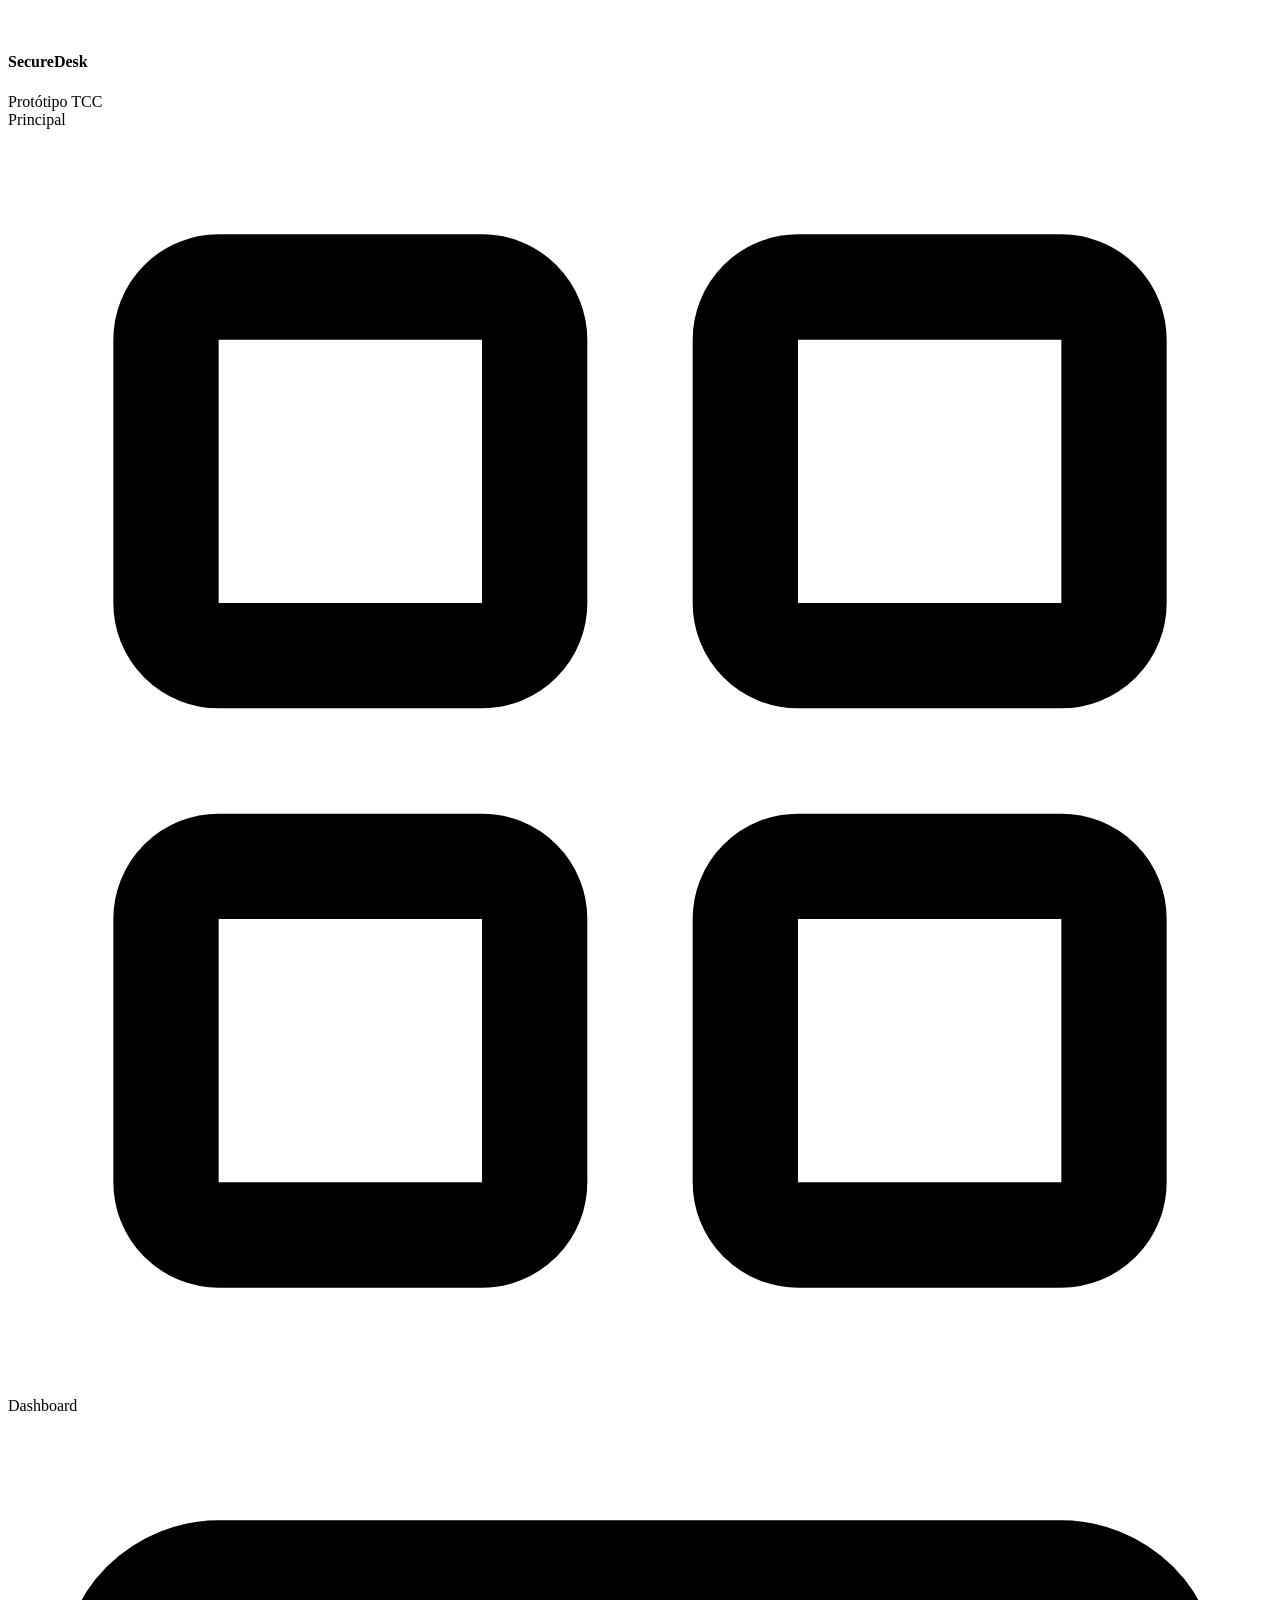
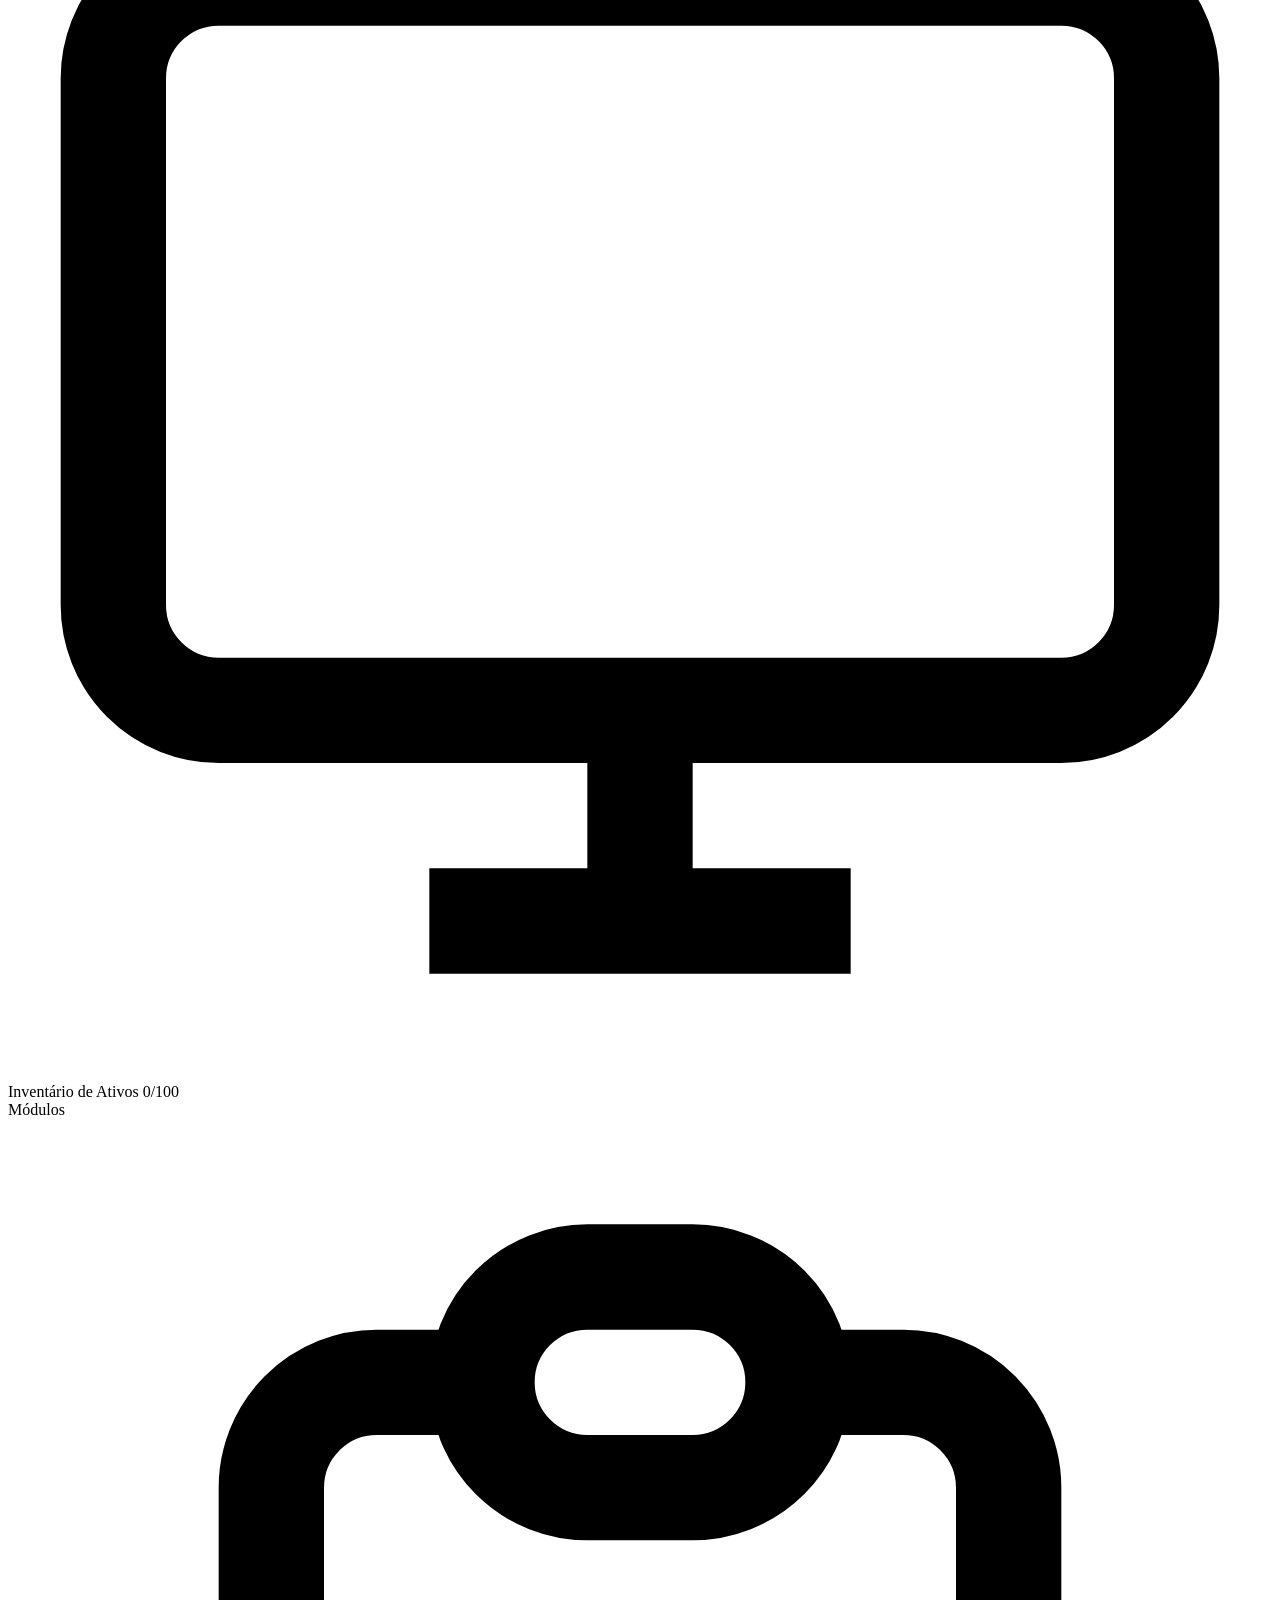
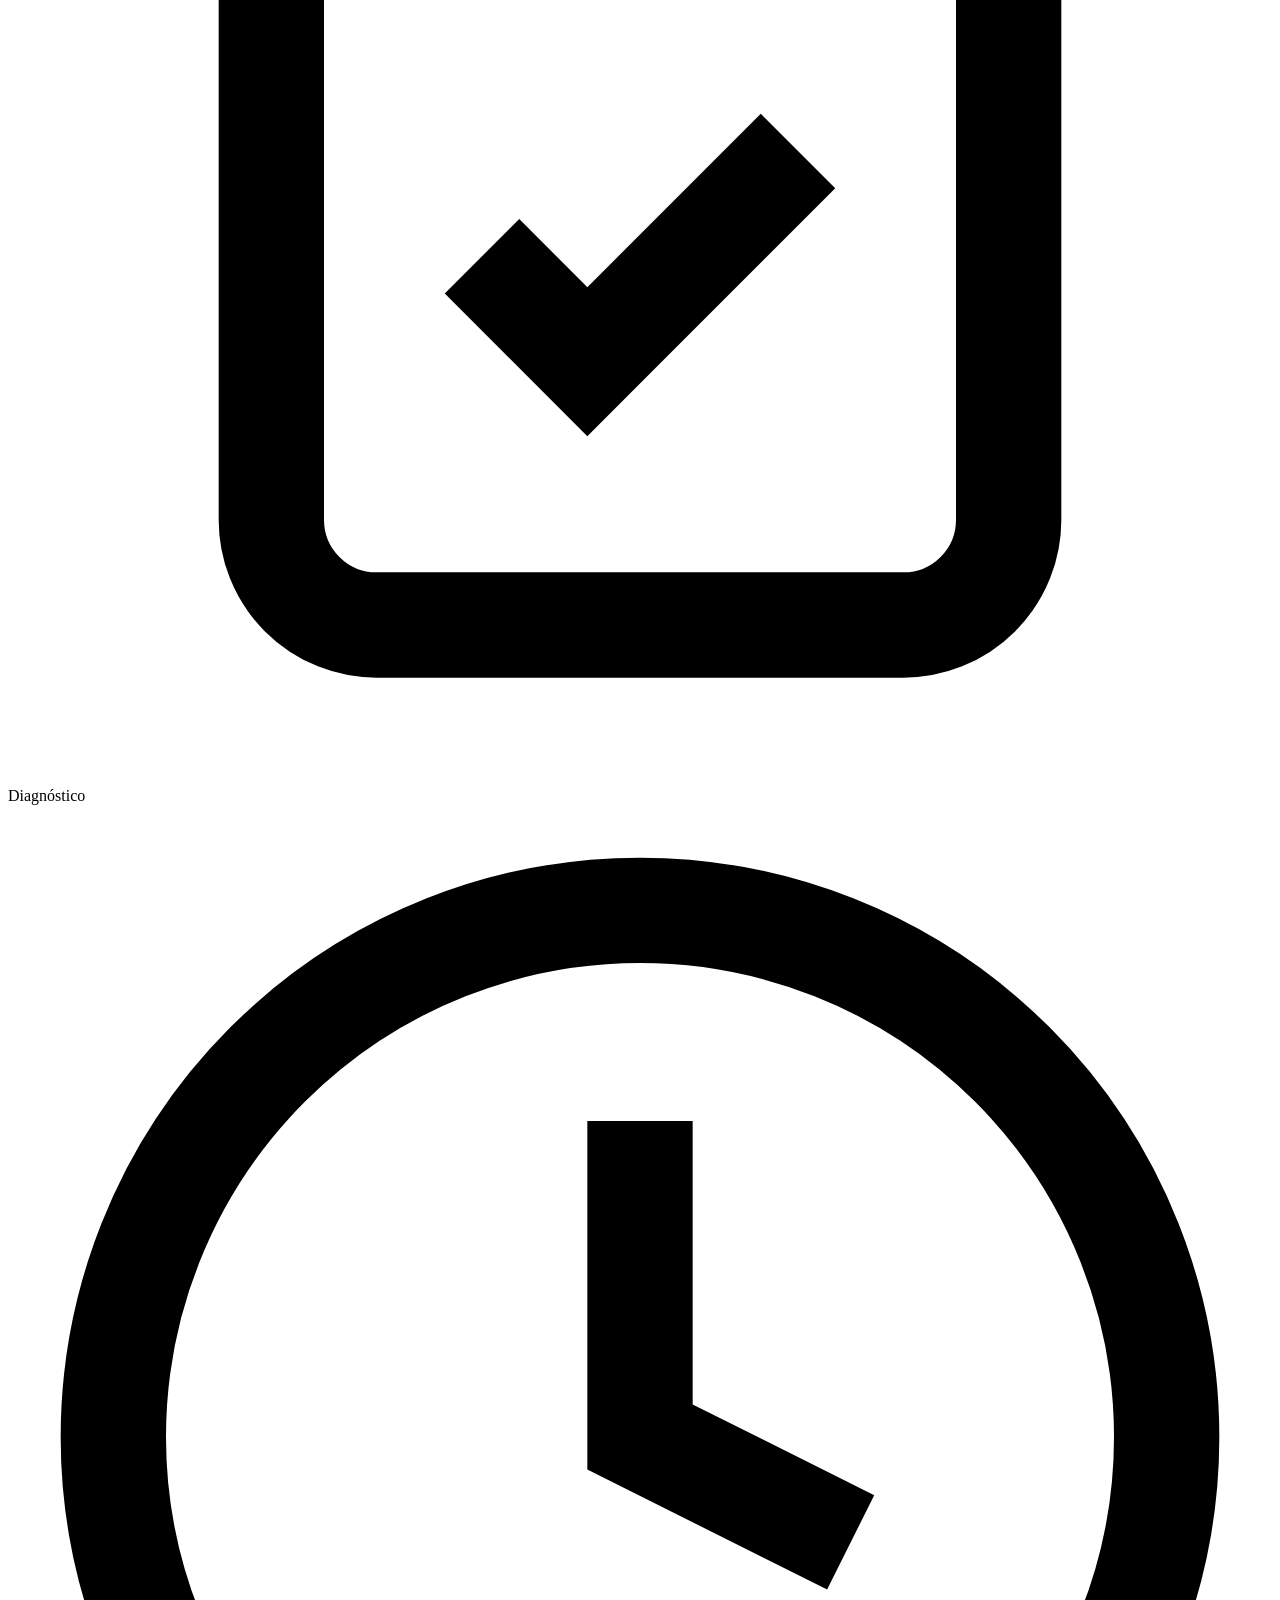
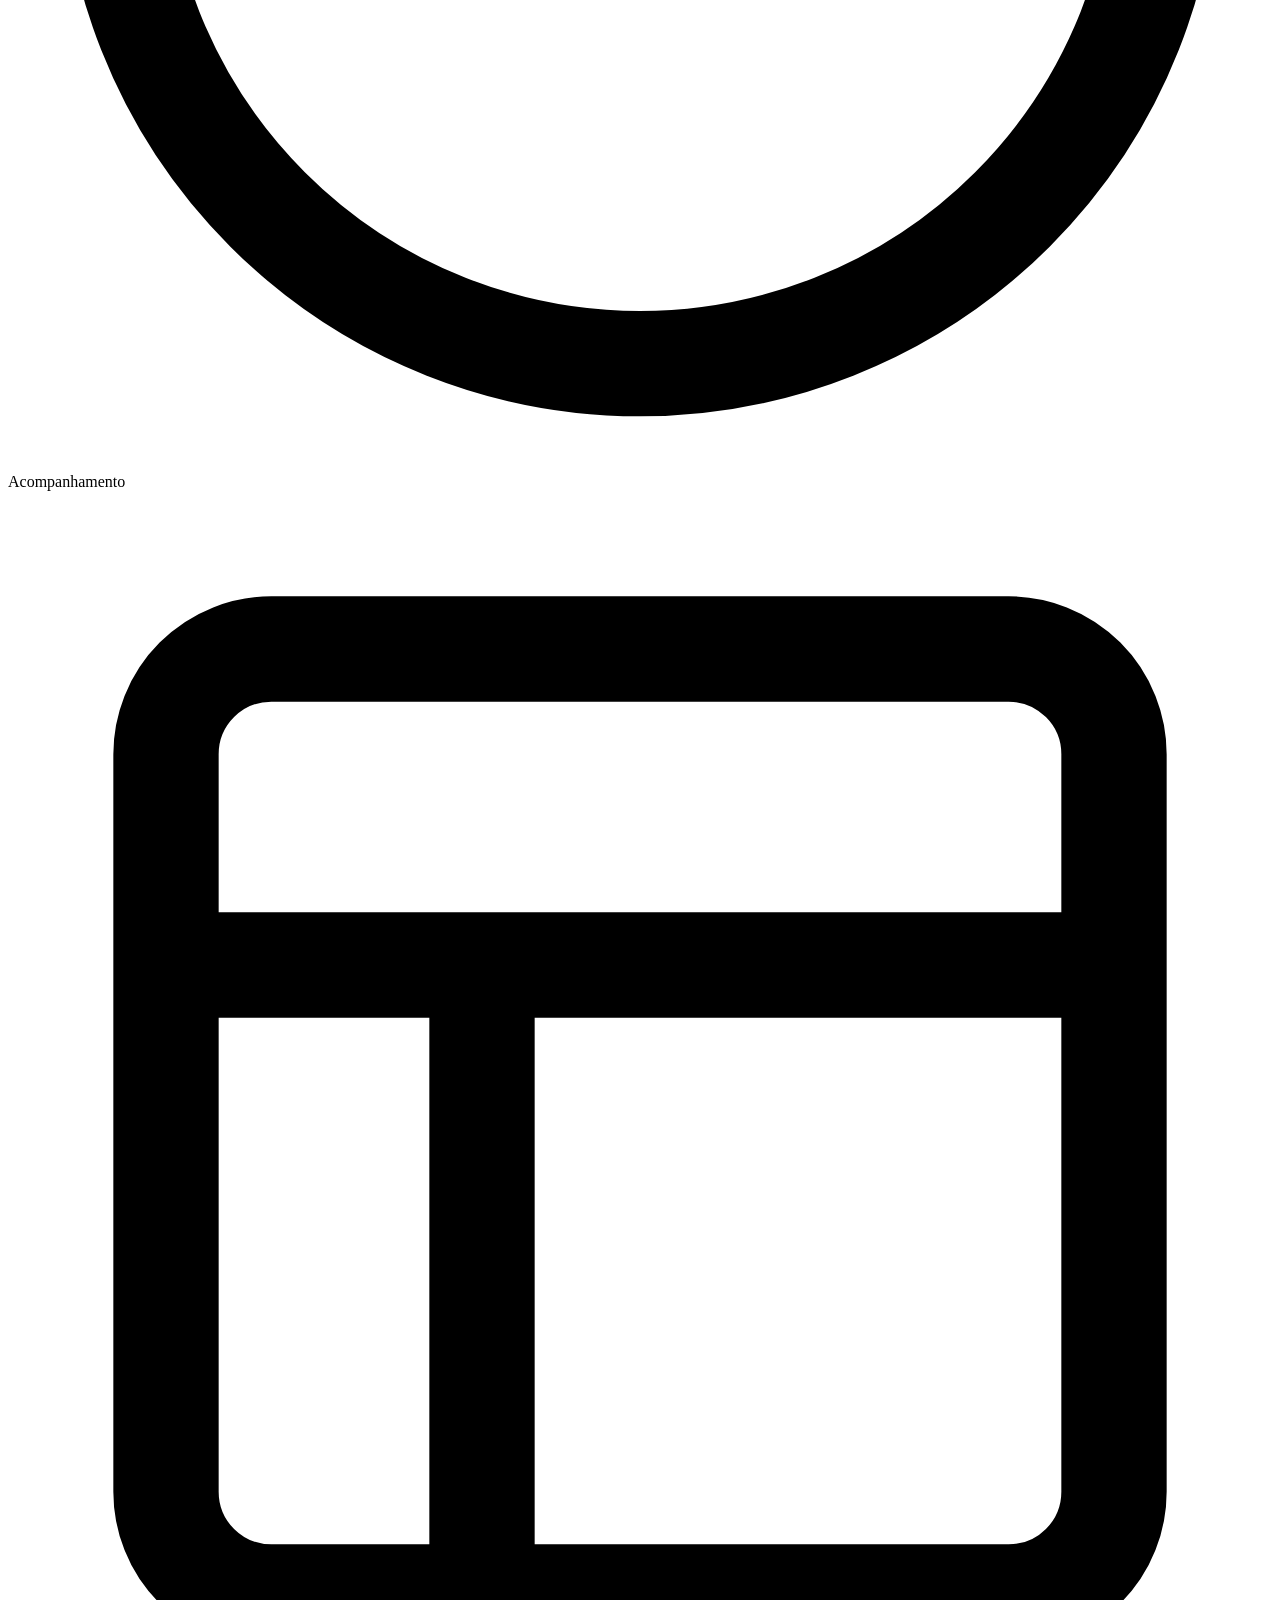
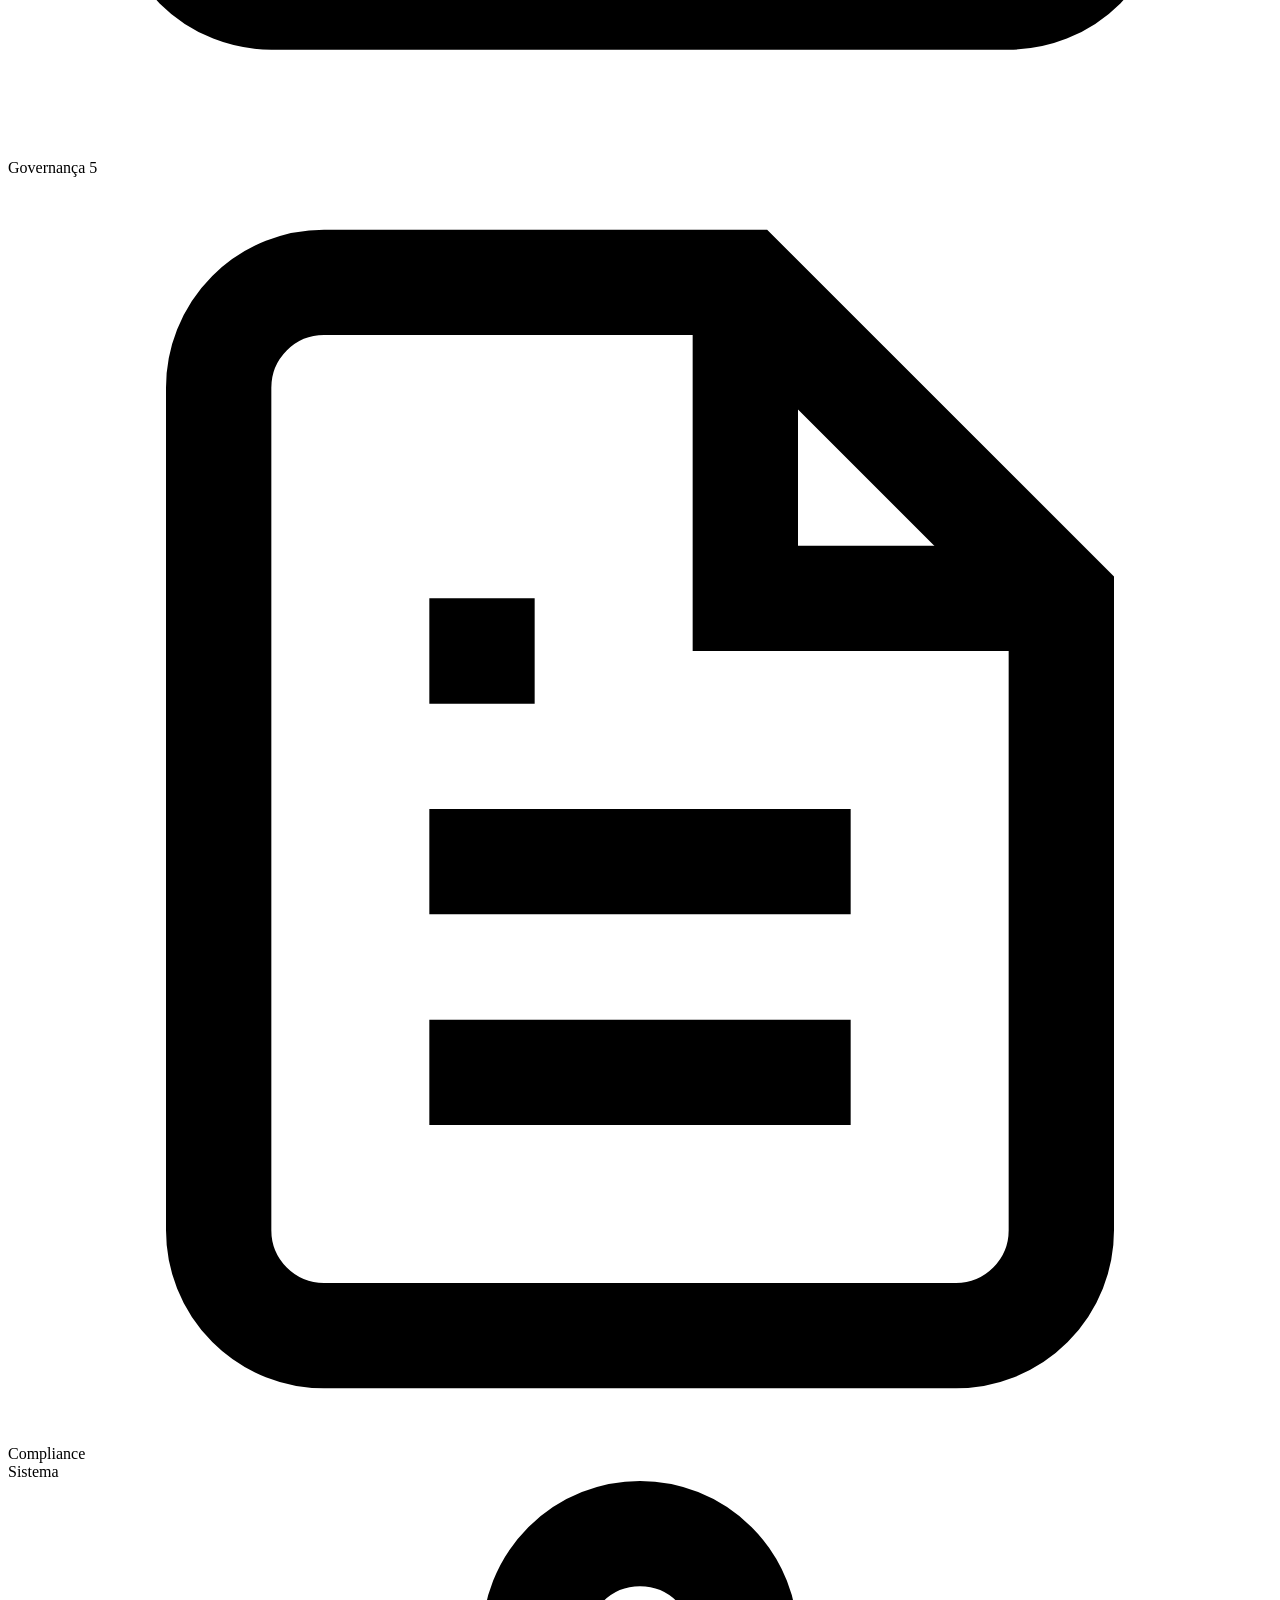
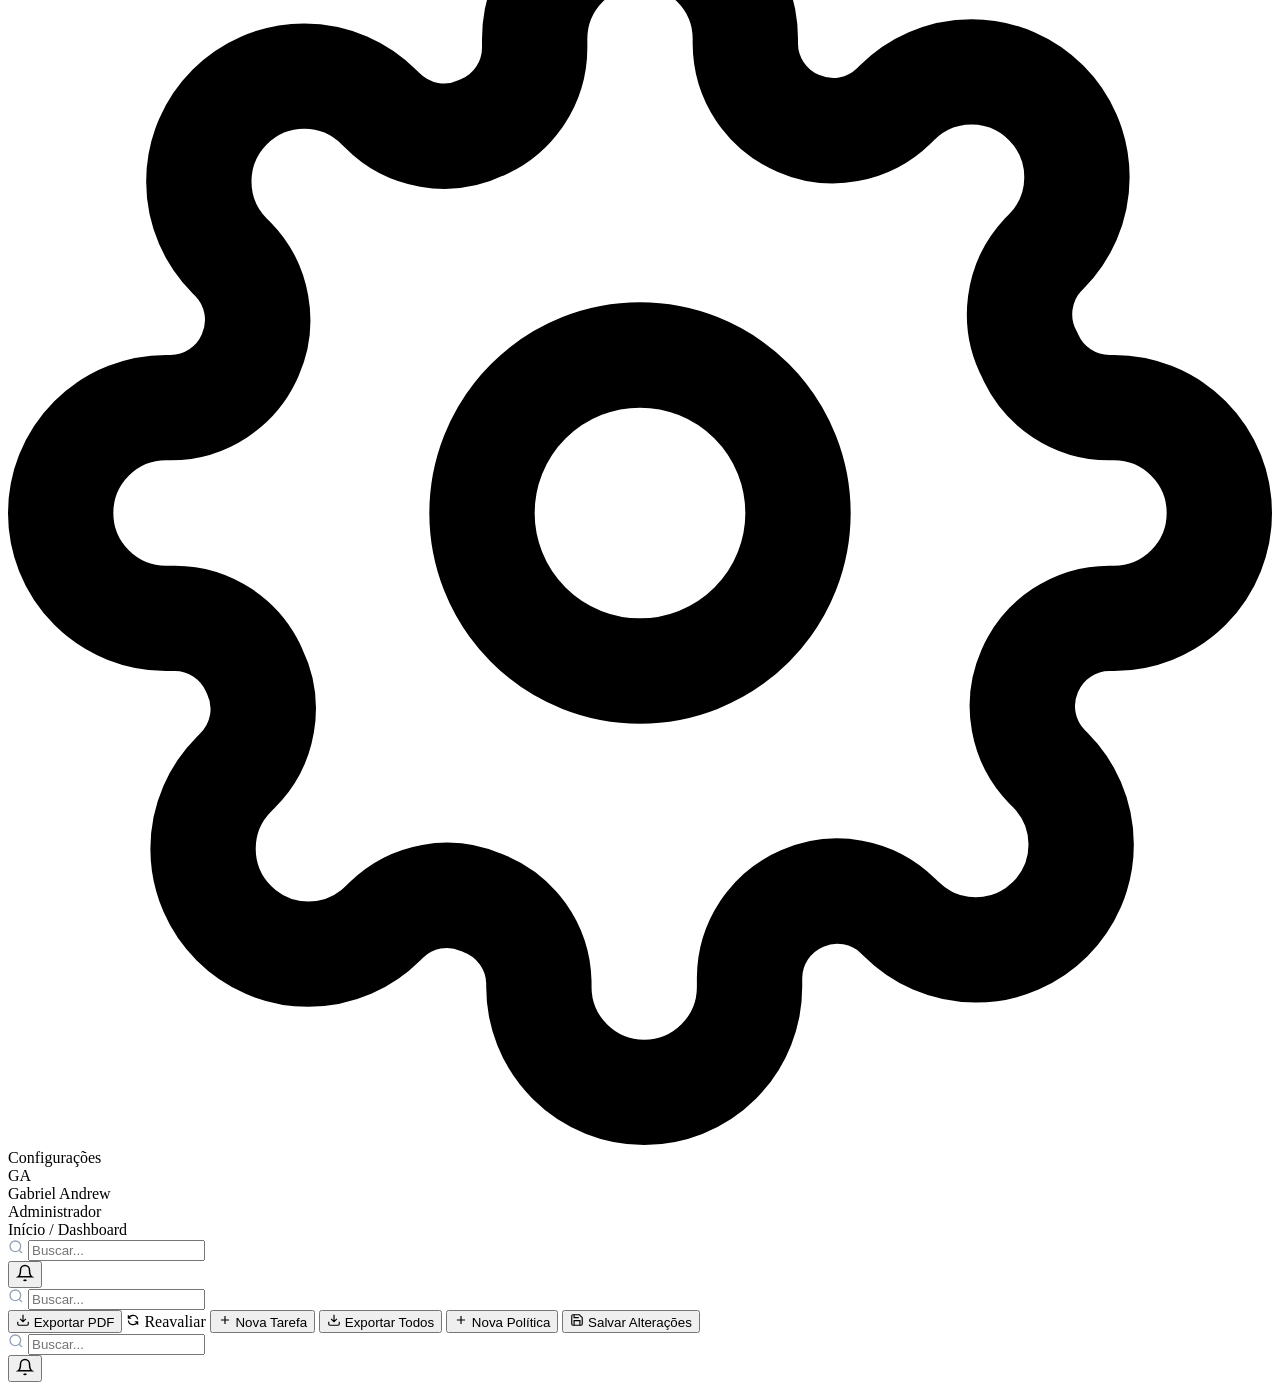
<file: Desenvolvimento/Site/src/main/resources/templates/fragments/layout.html>
<!DOCTYPE html>
<html lang="pt-BR" xmlns:th="http://www.thymeleaf.org">
<head>
  <meta charset="UTF-8">
</head>
<body>

  <!-- SIDEBAR FRAGMENT -->
  <aside class="sidebar" th:fragment="sidebar(activePage)">
    <div class="sidebar-brand">
      <div class="brand-icon">
        <svg width="20" height="20" fill="none" viewBox="0 0 24 24" stroke="white" stroke-width="2"><path d="M12 22s8-4 8-10V5l-8-3-8 3v7c0 6 8 10 8 10z"/></svg>
      </div>
      <div class="brand-text">
        <h4>SecureDesk</h4>
        <span>Protótipo TCC</span>
      </div>
    </div>

    <nav class="sidebar-nav">
      <div class="nav-section-title">Principal</div>
      <a th:href="@{/dashboard}" class="nav-item" th:classappend="${activePage == 'dashboard'} ? ' active' : ''">
        <svg class="nav-icon" fill="none" viewBox="0 0 24 24" stroke="currentColor" stroke-width="2"><rect x="3" y="3" width="7" height="7" rx="1"/><rect x="14" y="3" width="7" height="7" rx="1"/><rect x="3" y="14" width="7" height="7" rx="1"/><rect x="14" y="14" width="7" height="7" rx="1"/></svg>
        Dashboard
      </a>
      <a th:href="@{/ativos}" class="nav-item" th:classappend="${activePage == 'ativos'} ? ' active' : ''">
        <svg class="nav-icon" fill="none" viewBox="0 0 24 24" stroke="currentColor" stroke-width="2"><rect x="2" y="3" width="20" height="14" rx="2"/><path d="M8 21h8M12 17v4"/></svg>
        Inventário de Ativos
        <span class="nav-badge" th:if="${ativosTexto != null}" th:text="${ativosTexto}">0/100</span>
      </a>

      <div class="nav-section-title">Módulos</div>
      <a th:href="@{/diagnostico}" class="nav-item" th:classappend="${activePage == 'diagnostico'} ? ' active' : ''">
        <svg class="nav-icon" fill="none" viewBox="0 0 24 24" stroke="currentColor" stroke-width="2"><path d="M9 5H7a2 2 0 00-2 2v12a2 2 0 002 2h10a2 2 0 002-2V7a2 2 0 00-2-2h-2M9 5a2 2 0 002 2h2a2 2 0 002-2M9 5a2 2 0 012-2h2a2 2 0 012 2m-6 9l2 2 4-4"/></svg>
        Diagnóstico
      </a>
      <a th:href="@{/acompanhamento}" class="nav-item" th:classappend="${activePage == 'acompanhamento'} ? ' active' : ''">
        <svg class="nav-icon" fill="none" viewBox="0 0 24 24" stroke="currentColor" stroke-width="2"><circle cx="12" cy="12" r="10"/><path d="M12 6v6l4 2"/></svg>
        Acompanhamento
      </a>
      <a th:href="@{/governanca}" class="nav-item" th:classappend="${activePage == 'governanca'} ? ' active' : ''">
        <svg class="nav-icon" fill="none" viewBox="0 0 24 24" stroke="currentColor" stroke-width="2"><rect x="3" y="3" width="18" height="18" rx="2"/><path d="M3 9h18M9 21V9"/></svg>
        Governança
        <span class="nav-badge" th:text="${totalGaps != null ? totalGaps : '5'}">5</span>
      </a>
      <a th:href="@{/compliance}" class="nav-item" th:classappend="${activePage == 'compliance'} ? ' active' : ''">
        <svg class="nav-icon" fill="none" viewBox="0 0 24 24" stroke="currentColor" stroke-width="2"><path d="M14 2H6a2 2 0 00-2 2v16a2 2 0 002 2h12a2 2 0 002-2V8z"/><path d="M14 2v6h6M16 13H8M16 17H8M10 9H8"/></svg>
        Compliance
      </a>

      <div class="nav-section-title">Sistema</div>
      <a th:href="@{/configuracoes}" class="nav-item" th:classappend="${activePage == 'configuracoes'} ? ' active' : ''">
        <svg class="nav-icon" fill="none" viewBox="0 0 24 24" stroke="currentColor" stroke-width="2"><circle cx="12" cy="12" r="3"/><path d="M19.4 15a1.65 1.65 0 00.33 1.82l.06.06a2 2 0 010 2.83 2 2 0 01-2.83 0l-.06-.06a1.65 1.65 0 00-1.82-.33 1.65 1.65 0 00-1 1.51V21a2 2 0 01-2 2 2 2 0 01-2-2v-.09A1.65 1.65 0 009 19.4a1.65 1.65 0 00-1.82.33l-.06.06a2 2 0 01-2.83 0 2 2 0 010-2.83l.06-.06A1.65 1.65 0 004.68 15a1.65 1.65 0 00-1.51-1H3a2 2 0 01-2-2 2 2 0 012-2h.09A1.65 1.65 0 004.6 9a1.65 1.65 0 00-.33-1.82l-.06-.06a2 2 0 010-2.83 2 2 0 012.83 0l.06.06A1.65 1.65 0 009 4.68a1.65 1.65 0 001-1.51V3a2 2 0 012-2 2 2 0 012 2v.09a1.65 1.65 0 001 1.51 1.65 1.65 0 001.82-.33l.06-.06a2 2 0 012.83 0 2 2 0 010 2.83l-.06.06A1.65 1.65 0 0019.4 9a1.65 1.65 0 001.51 1H21a2 2 0 012 2 2 2 0 01-2 2h-.09a1.65 1.65 0 00-1.51 1z"/></svg>
        Configurações
      </a>
    </nav>

    <div class="sidebar-footer">
      <div class="sidebar-user">
        <div class="user-avatar" th:text="${usuarioAvatar != null ? usuarioAvatar : 'GA'}">GA</div>
        <div class="user-info">
          <div class="user-name" th:text="${usuarioNome != null ? usuarioNome : 'Gabriel Andrew'}">Gabriel Andrew</div>
          <div class="user-role" th:text="${usuarioPerfil != null ? usuarioPerfil : 'Administrador'}">Administrador</div>
        </div>
      </div>
    </div>
  </aside>

  <!-- TOPBAR FRAGMENT -->
  <header class="topbar" th:fragment="topbar(pageTitle, breadcrumb)">
    <div class="topbar-left">
      <div class="breadcrumb">
        <a th:href="@{/dashboard}">Início</a>
        <span class="separator">/</span>
        <span th:text="${breadcrumb != null ? breadcrumb : (pageTitle != null ? pageTitle : 'Dashboard')}">Dashboard</span>
      </div>
    </div>
    <div class="topbar-right">
      <!-- Dashboard actions -->
      <th:block th:if="${pageTitle == 'dashboard'}">
        <div class="topbar-search">
          <svg width="16" height="16" fill="none" viewBox="0 0 24 24" stroke="#94A3B8" stroke-width="2"><circle cx="11" cy="11" r="8"/><path d="M21 21l-4.35-4.35"/></svg>
          <input type="text" placeholder="Buscar...">
        </div>
        <button class="topbar-icon-btn" title="Notificações">
          <svg width="18" height="18" fill="none" viewBox="0 0 24 24" stroke="currentColor" stroke-width="2"><path d="M18 8A6 6 0 006 8c0 7-3 9-3 9h18s-3-2-3-9M13.73 21a2 2 0 01-3.46 0"/></svg>
          <span class="notif-dot"></span>
        </button>
      </th:block>

      <!-- Diagnostico actions -->
      <th:block th:if="${pageTitle == 'diagnostico'}">
        <div class="topbar-search">
          <svg width="16" height="16" fill="none" viewBox="0 0 24 24" stroke="#94A3B8" stroke-width="2"><circle cx="11" cy="11" r="8"/><path d="M21 21l-4.35-4.35"/></svg>
          <input type="text" placeholder="Buscar...">
        </div>
      </th:block>

      <!-- Acompanhamento actions -->
      <th:block th:if="${pageTitle == 'acompanhamento'}">
        <button class="btn btn-secondary btn-sm">
          <svg width="14" height="14" fill="none" viewBox="0 0 24 24" stroke="currentColor" stroke-width="2"><path d="M21 15v4a2 2 0 01-2 2H5a2 2 0 01-2-2v-4M7 10l5 5 5-5M12 15V3"/></svg>
          Exportar PDF
        </button>
        <a th:href="@{/diagnostico}" class="btn btn-primary btn-sm">
          <svg width="14" height="14" fill="none" viewBox="0 0 24 24" stroke="currentColor" stroke-width="2"><path d="M4 4v5h.582m15.356 2A8.001 8.001 0 004.582 9m0 0H9m11 11v-5h-.581m0 0a8.003 8.003 0 01-15.357-2m15.357 2H15"/></svg>
          Reavaliar
        </a>
      </th:block>

      <!-- Governanca actions -->
      <th:block th:if="${pageTitle == 'governanca'}">
        <button class="btn btn-primary btn-sm" onclick="document.getElementById('modal').classList.add('active')">
          <svg width="14" height="14" fill="none" viewBox="0 0 24 24" stroke="currentColor" stroke-width="2"><path d="M12 5v14M5 12h14"/></svg>
          Nova Tarefa
        </button>
      </th:block>

      <!-- Compliance actions -->
      <th:block th:if="${pageTitle == 'compliance'}">
        <button class="btn btn-secondary btn-sm">
          <svg width="14" height="14" fill="none" viewBox="0 0 24 24" stroke="currentColor" stroke-width="2"><path d="M21 15v4a2 2 0 01-2 2H5a2 2 0 01-2-2v-4M7 10l5 5 5-5M12 15V3"/></svg>
          Exportar Todos
        </button>
        <button class="btn btn-primary btn-sm" onclick="document.getElementById('modal-politica').classList.add('active')">
          <svg width="14" height="14" fill="none" viewBox="0 0 24 24" stroke="currentColor" stroke-width="2"><path d="M12 5v14M5 12h14"/></svg>
          Nova Política
        </button>
      </th:block>

      <!-- Configuracoes actions -->
      <th:block th:if="${pageTitle == 'configuracoes'}">
        <button class="btn btn-primary btn-sm">
          <svg width="14" height="14" fill="none" viewBox="0 0 24 24" stroke="currentColor" stroke-width="2"><path d="M19 21H5a2 2 0 01-2-2V5a2 2 0 012-2h11l5 5v11a2 2 0 01-2 2z"/><path d="M17 21v-8H7v8M7 3v5h8"/></svg>
          Salvar Alterações
        </button>
      </th:block>

      <!-- Default actions if not matched -->
      <th:block th:if="${pageTitle != 'dashboard' and pageTitle != 'diagnostico' and pageTitle != 'acompanhamento' and pageTitle != 'governanca' and pageTitle != 'compliance' and pageTitle != 'configuracoes'}">
        <div class="topbar-search">
          <svg width="16" height="16" fill="none" viewBox="0 0 24 24" stroke="#94A3B8" stroke-width="2"><circle cx="11" cy="11" r="8"/><path d="M21 21l-4.35-4.35"/></svg>
          <input type="text" placeholder="Buscar...">
        </div>
        <button class="topbar-icon-btn" title="Notificações">
          <svg width="18" height="18" fill="none" viewBox="0 0 24 24" stroke="currentColor" stroke-width="2"><path d="M18 8A6 6 0 006 8c0 7-3 9-3 9h18s-3-2-3-9M13.73 21a2 2 0 01-3.46 0"/></svg>
          <span class="notif-dot"></span>
        </button>
      </th:block>
    </div>
  </header>

</body>
</html>
</file>
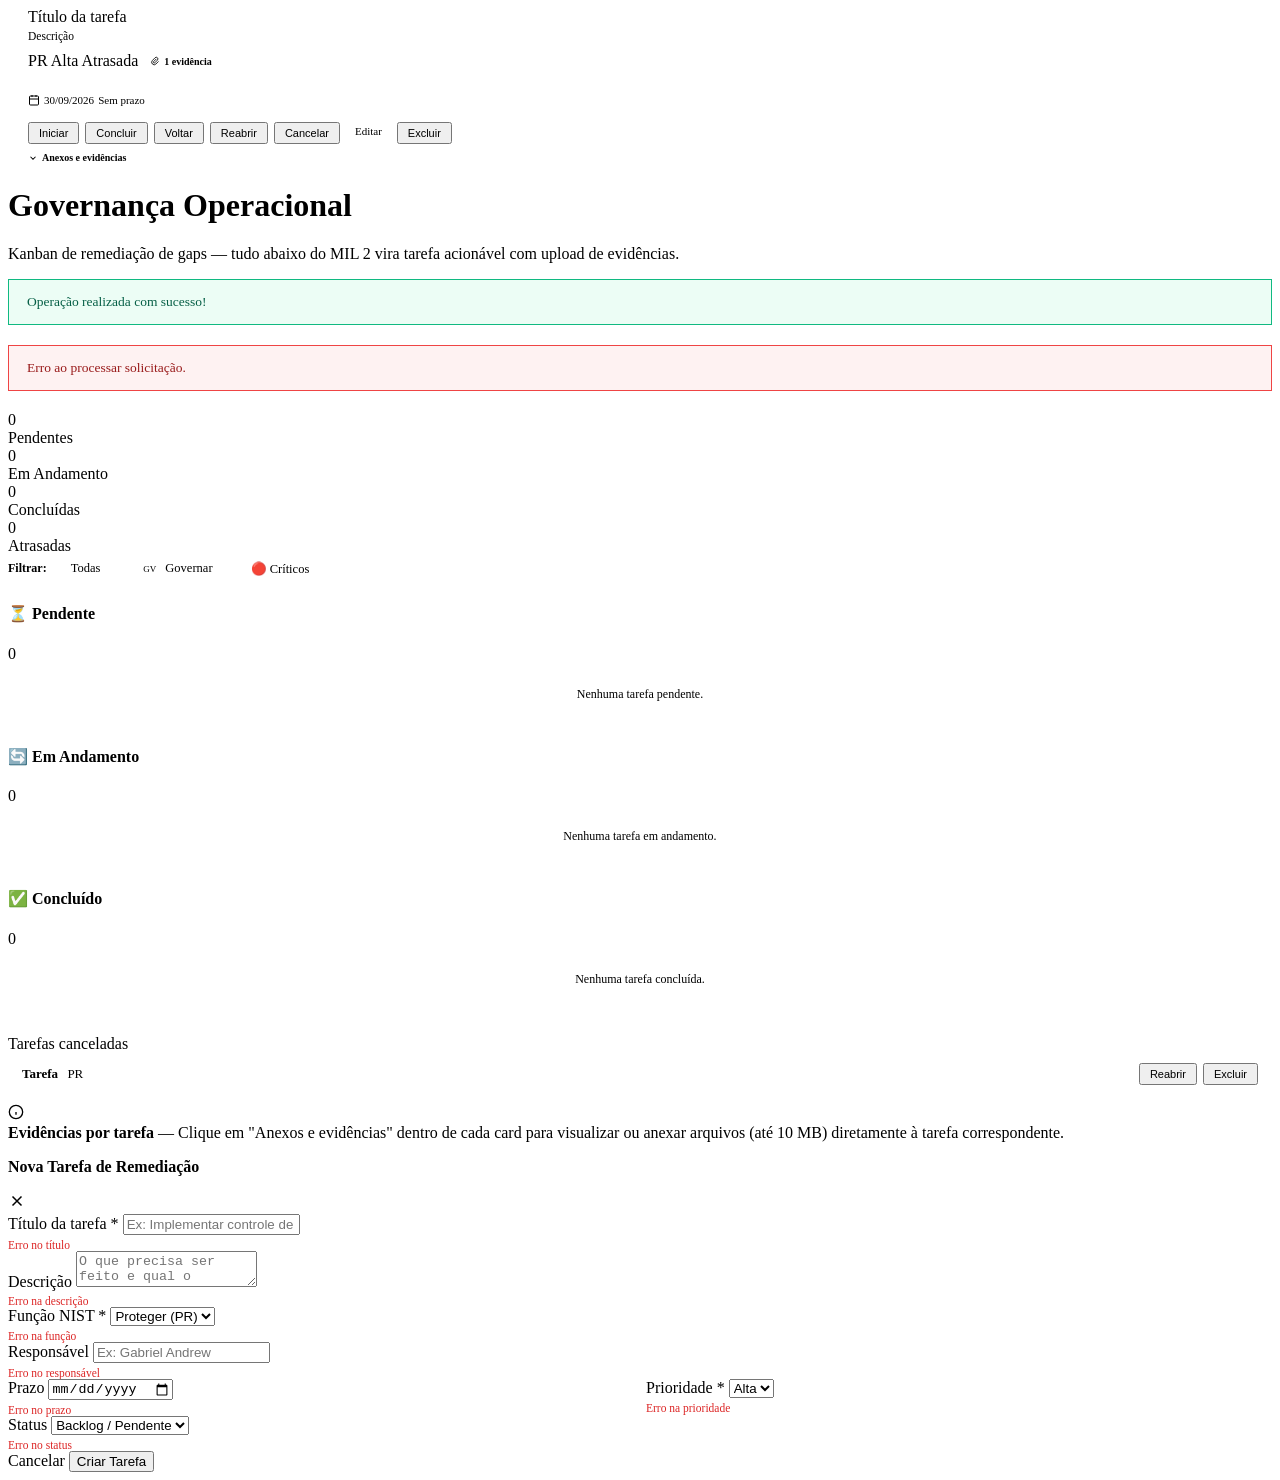
<file: Desenvolvimento/Site/src/main/resources/templates/governanca/governanca.html>
<!DOCTYPE html>
<html lang="pt-BR" xmlns:th="http://www.thymeleaf.org">
<head>
  <meta charset="UTF-8">
  <meta name="viewport" content="width=device-width, initial-scale=1">
  <title>SecureDesk — Governança Operacional</title>
  <link href="https://fonts.googleapis.com/css2?family=Inter:wght@300;400;500;600;700;800&display=swap" rel="stylesheet">
  <link rel="stylesheet" th:href="@{/css/styles.css}">
  <style>
    .kanban-filters {
      display: flex; align-items: center; gap: 10px;
      margin-bottom: 20px; flex-wrap: wrap;
    }
    .filter-chip {
      padding: 6px 14px;
      border: 1px solid var(--border);
      border-radius: var(--radius-full);
      font-size: 12.5px; font-weight: 500;
      color: var(--text-secondary);
      cursor: pointer;
      transition: all 0.2s;
      background: var(--surface);
    }
    .filter-chip:hover { border-color: var(--primary-400); color: var(--primary); }
    .filter-chip.active { background: var(--primary-500); color: #fff; border-color: var(--primary-500); }

    .kanban-card {
      position: relative;
      padding-left: 20px !important;
    }
    .kanban-card .priority-bar {
      position: absolute; left: 0; top: 0; bottom: 0;
      width: 4px; border-radius: var(--radius) 0 0 var(--radius);
    }
    .kanban-card .priority-bar.critical { background: var(--danger); }
    .kanban-card .priority-bar.high { background: var(--warning); }
    .kanban-card .priority-bar.medium { background: var(--primary-500); }
    .kanban-card .priority-bar.low { background: var(--success); }

    .kanban-card .card-footer-meta {
      display: flex; align-items: center; justify-content: space-between;
      margin-top: 10px; padding-top: 8px;
      border-top: 1px solid var(--border-light);
    }
    .kanban-card .card-assignee {
      width: 24px; height: 24px;
      border-radius: 50%;
      background: linear-gradient(135deg, var(--primary-400), var(--accent));
      display: flex; align-items: center; justify-content: center;
      font-size: 9px; font-weight: 700; color: #fff;
    }
    .kanban-card .card-date {
      font-size: 11px; color: var(--text-muted);
      display: flex; align-items: center; gap: 4px;
    }

    .evidence-tag {
      display: inline-flex; align-items: center; gap: 4px;
      font-size: 10px; font-weight: 600;
      padding: 2px 8px; border-radius: 100px;
      background: var(--success-light); color: var(--success);
    }

    /* Evidence section inside each card */
    .card-evidence {
      margin-top: 10px;
      padding-top: 10px;
      border-top: 1px dashed var(--border);
      display: none;
    }
    .kanban-card.expanded .card-evidence {
      display: block;
      animation: fadeIn 0.25s ease;
    }
    .card-evidence-title {
      font-size: 10px; font-weight: 700;
      text-transform: uppercase;
      letter-spacing: 0.06em;
      color: var(--text-muted);
      margin-bottom: 8px;
      display: flex; align-items: center; gap: 6px;
    }
    .evidence-file {
      display: flex; align-items: center; gap: 8px;
      padding: 6px 10px;
      background: var(--surface-alt);
      border: 1px solid var(--border-light);
      border-radius: var(--radius-sm);
      font-size: 11px; color: var(--text);
      margin-bottom: 5px;
      transition: all 0.15s;
    }
    .evidence-file:hover {
      border-color: var(--primary-400);
      background: var(--primary-50);
    }
    .evidence-file .ef-icon {
      width: 18px; height: 18px;
      flex-shrink: 0; color: var(--text-muted);
    }
    .evidence-file .ef-name { flex: 1; font-weight: 500; }
    .evidence-file .ef-size { font-size: 10px; color: var(--text-muted); }
    .evidence-file .ef-date { font-size: 10px; color: var(--text-muted); }

    .upload-inline {
      display: flex; align-items: center; gap: 6px;
      padding: 7px 10px;
      border: 1.5px dashed var(--border);
      border-radius: var(--radius-sm);
      cursor: pointer;
      transition: all 0.2s;
      font-size: 11px; font-weight: 600;
      color: var(--text-muted);
      margin-top: 4px;
    }
    .upload-inline:hover {
      border-color: var(--primary-400);
      background: var(--primary-50);
      color: var(--primary-500);
    }

    .card-expand-btn {
      display: flex; align-items: center; gap: 4px;
      font-size: 10px; font-weight: 600;
      color: var(--text-muted);
      cursor: pointer;
      border: none; background: none;
      padding: 2px 0; margin-top: 6px;
      font-family: inherit;
      transition: color 0.15s;
    }
    .card-expand-btn:hover { color: var(--primary-500); }
    .card-expand-btn svg { transition: transform 0.2s; }
    .kanban-card.expanded .card-expand-btn svg { transform: rotate(180deg); }

    @keyframes fadeIn {
      from { opacity: 0; transform: translateY(-4px); }
      to { opacity: 1; transform: translateY(0); }
    }

    /* ── Governança dinâmica (Thymeleaf) ── */
    a.filter-chip { text-decoration: none; display: inline-flex; align-items: center; gap: 4px; }
    .alert-banner {
      padding: 14px 18px; border-radius: var(--radius);
      margin-bottom: 20px; font-size: 13.5px; font-weight: 500;
    }
    .alert-banner.alert-success { background: #ECFDF5; border: 1px solid #10B981; color: #065F46; }
    .alert-banner.alert-error { background: #FEF2F2; border: 1px solid #EF4444; color: #991B1B; }
    .field-error { color: #DC2626; font-size: 11.5px; margin-top: 4px; }

    .kanban-card .priority-bar.p-critica { background: var(--danger); }
    .kanban-card .priority-bar.p-alta { background: var(--warning); }
    .kanban-card .priority-bar.p-media { background: var(--primary-500); }
    .kanban-card .priority-bar.p-baixa { background: var(--success); }
    .kanban-card.concluida { opacity: 0.8; }
    .kanban-card.concluida .card-title { text-decoration: line-through; color: var(--text-muted); }
    .kanban-card .card-desc { font-size: 11.5px; color: var(--text-secondary); margin: 2px 0 8px; line-height: 1.4; }
    .kanban-empty { padding: 24px 8px; text-align: center; font-size: 12px; color: var(--text-muted); }
    .card-actions { display: flex; flex-wrap: wrap; gap: 6px; margin-top: 10px; }
    .card-actions form { display: inline; margin: 0; }
    .btn-xs { padding: 3px 9px; font-size: 11px; }
    .upload-form { display: flex; flex-direction: column; gap: 6px; margin-top: 6px; }
    .upload-form input[type=file] { font-size: 11px; }
    .upload-form .form-input { padding: 6px 10px; font-size: 12px; }
    .evidence-file .ef-desc { font-size: 10px; color: var(--text-muted); display: block; }
    .cancel-list { margin-top: 24px; }
    .cancel-item {
      display: flex; align-items: center; justify-content: space-between; gap: 12px;
      padding: 10px 14px; background: var(--surface); border: 1px solid var(--border);
      border-radius: var(--radius-sm); margin-bottom: 8px; font-size: 13px;
    }
    .modal { max-height: 90vh; overflow-y: auto; }
  </style>
</head>
<body>

<!-- Fragmento reutilizável do card do Kanban (definido uma única vez, usado nas 3 colunas). -->
<div th:remove="all">
  <div class="kanban-card" th:fragment="tarefaCard(t)" th:classappend="${t.status.concluido} ? 'concluida' : ''">
    <div class="priority-bar" th:classappend="'p-' + ${#strings.toLowerCase(t.prioridade.name())}"></div>
    <div class="card-title" th:text="${t.titulo}">Título da tarefa</div>
    <div class="card-desc" th:if="${t.descricao != null and !#strings.isEmpty(t.descricao)}"
         th:text="${#strings.abbreviate(t.descricao, 110)}">Descrição</div>
    <div class="card-meta">
      <span class="nist-badge" th:classappend="'nist-' + ${#strings.toLowerCase(t.funcaoNistSigla)}" th:text="${t.funcaoNistSigla}">PR</span>
      <span class="badge"
            th:classappend="${t.prioridade.name() == 'CRITICA'} ? 'badge-red' : (${t.prioridade.name() == 'ALTA'} ? 'badge-orange' : (${t.prioridade.name() == 'MEDIA'} ? 'badge-blue' : 'badge-green'))"
            th:text="${t.prioridade.descricao}">Alta</span>
      <span class="badge badge-red" th:if="${t.atrasada}">Atrasada</span>
      <span class="evidence-tag" th:if="${!#lists.isEmpty(t.evidencias)}">
        <svg width="10" height="10" fill="none" viewBox="0 0 24 24" stroke="currentColor" stroke-width="2"><path d="M15.172 7l-6.586 6.586a2 2 0 102.828 2.828l6.414-6.586a4 4 0 00-5.656-5.656l-6.415 6.585a6 6 0 108.486 8.486L20.5 13"/></svg>
        <span th:text="${#lists.size(t.evidencias) + (#lists.size(t.evidencias) == 1 ? ' evidência' : ' evidências')}">1 evidência</span>
      </span>
    </div>
    <div class="card-footer-meta">
      <div class="card-date" th:style="${t.atrasada} ? 'color: var(--danger); font-weight: 600;' : ''">
        <svg width="12" height="12" fill="none" viewBox="0 0 24 24" stroke="currentColor" stroke-width="2"><rect x="3" y="4" width="18" height="18" rx="2"/><path d="M16 2v4M8 2v4M3 10h18"/></svg>
        <span th:if="${t.prazoLimite != null}" th:text="${#temporals.format(t.prazoLimite, 'dd/MM/yyyy')}">30/09/2026</span>
        <span th:if="${t.prazoLimite == null}">Sem prazo</span>
      </div>
      <div class="card-assignee" th:attr="data-tooltip=${t.responsavelNome != null ? t.responsavelNome : 'Sem responsável'}"
           th:text="${iniciaisPorTarefa[t.id]}">GA</div>
    </div>

    <!-- Movimentação no Kanban + edição/exclusão -->
    <div class="card-actions">
      <form th:if="${t.status.pendenteOuBacklog}" th:action="@{/governanca/{id}/status(id=${t.id})}" method="post">
        <input type="hidden" name="status" value="EM_ANDAMENTO">
        <button type="submit" class="btn btn-primary btn-xs">Iniciar</button>
      </form>
      <form th:if="${t.status.name() == 'EM_ANDAMENTO'}" th:action="@{/governanca/{id}/status(id=${t.id})}" method="post">
        <input type="hidden" name="status" value="CONCLUIDO">
        <button type="submit" class="btn btn-success btn-xs">Concluir</button>
      </form>
      <form th:if="${t.status.name() == 'EM_ANDAMENTO'}" th:action="@{/governanca/{id}/status(id=${t.id})}" method="post">
        <input type="hidden" name="status" value="BACKLOG">
        <button type="submit" class="btn btn-secondary btn-xs">Voltar</button>
      </form>
      <form th:if="${t.status.concluido}" th:action="@{/governanca/{id}/status(id=${t.id})}" method="post">
        <input type="hidden" name="status" value="EM_ANDAMENTO">
        <button type="submit" class="btn btn-secondary btn-xs">Reabrir</button>
      </form>
      <form th:if="${!t.status.concluido}" th:action="@{/governanca/{id}/status(id=${t.id})}" method="post"
            onsubmit="return confirm('Cancelar esta tarefa?');">
        <input type="hidden" name="status" value="CANCELADA">
        <button type="submit" class="btn btn-ghost btn-xs">Cancelar</button>
      </form>
      <a th:href="@{/governanca/{id}/editar(id=${t.id})}" class="btn btn-ghost btn-xs">Editar</a>
      <form th:action="@{/governanca/{id}/excluir(id=${t.id})}" method="post"
            onsubmit="return confirm('Excluir a tarefa e todas as suas evidências?');">
        <button type="submit" class="btn btn-danger btn-xs">Excluir</button>
      </form>
    </div>

    <!-- Evidências por tarefa -->
    <button type="button" class="card-expand-btn" onclick="this.closest('.kanban-card').classList.toggle('expanded')">
      <svg width="10" height="10" fill="none" viewBox="0 0 24 24" stroke="currentColor" stroke-width="2.5"><path d="M6 9l6 6 6-6"/></svg>
      <span th:text="'Anexos e evidências' + (${#lists.isEmpty(t.evidencias)} ? '' : ' (' + ${#lists.size(t.evidencias)} + ')')">Anexos e evidências</span>
    </button>
    <div class="card-evidence">
      <div class="card-evidence-title">
        <svg width="12" height="12" fill="none" viewBox="0 0 24 24" stroke="currentColor" stroke-width="2"><path d="M15.172 7l-6.586 6.586a2 2 0 102.828 2.828l6.414-6.586a4 4 0 00-5.656-5.656l-6.415 6.585a6 6 0 108.486 8.486L20.5 13"/></svg>
        <span th:text="${#lists.isEmpty(t.evidencias)} ? 'Nenhuma evidência' : ${#lists.size(t.evidencias)} + (${#lists.size(t.evidencias)} == 1 ? ' arquivo anexado' : ' arquivos anexados')">Nenhuma evidência</span>
      </div>
      <div class="evidence-file" th:each="ev : ${t.evidencias}">
        <svg class="ef-icon" fill="none" viewBox="0 0 24 24" stroke="currentColor" stroke-width="2"><path d="M14 2H6a2 2 0 00-2 2v16a2 2 0 002 2h12a2 2 0 002-2V8z"/><path d="M14 2v6h6"/></svg>
        <span class="ef-name">
          <span th:text="${ev.nomeArquivo}">arquivo.pdf</span>
          <span class="ef-desc" th:if="${ev.descricao != null and !#strings.isEmpty(ev.descricao)}" th:text="${ev.descricao}">Descrição</span>
        </span>
        <span class="ef-size"
              th:text="${ev.tamanhoBytes >= 1048576 ? #numbers.formatDecimal(ev.tamanhoBytes / 1048576.0, 1, 1, 'POINT') + ' MB' : #numbers.formatDecimal(ev.tamanhoBytes / 1024.0, 1, 0, 'POINT') + ' KB'}">248 KB</span>
        <span class="ef-date" th:text="${#temporals.format(ev.dataUpload, 'dd/MM/yyyy')}">24/09/2026</span>
      </div>
      <form class="upload-form" th:action="@{/governanca/{id}/evidencias(id=${t.id})}" method="post" enctype="multipart/form-data">
        <input type="file" name="arquivo" required>
        <input type="text" name="descricao" class="form-input" maxlength="500" placeholder="Descrição da evidência (opcional)">
        <button type="submit" class="upload-inline" style="background: none; font-family: inherit;">
          <svg width="12" height="12" fill="none" viewBox="0 0 24 24" stroke="currentColor" stroke-width="2"><path d="M21 15v4a2 2 0 01-2 2H5a2 2 0 01-2-2v-4M17 8l-5-5-5 5M12 3v12"/></svg>
          <span th:text="${#lists.isEmpty(t.evidencias)} ? 'Anexar evidência' : 'Anexar mais evidências'">Anexar evidência</span>
        </button>
      </form>
    </div>
  </div>
</div>

<div class="app-layout">

  <!-- SIDEBAR FRAGMENT -->
  <aside th:replace="~{fragments/layout :: sidebar('governanca')}"></aside>

  <!-- MAIN -->
  <div class="main-content">
    <!-- TOPBAR FRAGMENT -->
    <header th:replace="~{fragments/layout :: topbar('governanca', 'Governança Operacional')}"></header>

    <div class="page-content">
      <div class="page-header">
        <h1>Governança Operacional</h1>
        <p>Kanban de remediação de gaps — tudo abaixo do MIL 2 vira tarefa acionável com upload de evidências.</p>
      </div>

      <!-- Feedback (Flash Attributes) -->
      <div th:if="${sucesso}" class="alert-banner alert-success" role="alert" th:text="${sucesso}">Operação realizada com sucesso!</div>
      <div th:if="${erro}" class="alert-banner alert-error" role="alert" th:text="${erro}">Erro ao processar solicitação.</div>

      <!-- Stats -->
      <div class="stats-grid stagger" style="grid-template-columns: repeat(4, 1fr);">
        <div class="stat-card">
          <div class="stat-value" style="color: var(--warning);" th:text="${tarefasPendentes}">0</div>
          <div class="stat-label">Pendentes</div>
        </div>
        <div class="stat-card">
          <div class="stat-value" style="color: var(--primary-500);" th:text="${tarefasEmAndamento}">0</div>
          <div class="stat-label">Em Andamento</div>
        </div>
        <div class="stat-card">
          <div class="stat-value" style="color: var(--success);" th:text="${tarefasConcluidas}">0</div>
          <div class="stat-label">Concluídas</div>
        </div>
        <div class="stat-card">
          <div class="stat-value" style="color: var(--danger);" th:text="${tarefasAtrasadas}">0</div>
          <div class="stat-label">Atrasadas</div>
        </div>
      </div>

      <!-- Filtros (server-side) -->
      <div class="kanban-filters">
        <span style="font-size: 12px; font-weight: 600; color: var(--text-muted);">Filtrar:</span>
        <a th:href="@{/governanca}" class="filter-chip"
           th:classappend="${filtroFuncao == null and filtroPrioridade == null} ? ' active' : ''">Todas</a>
        <a th:each="f : ${funcoesNist}" th:href="@{/governanca(funcao=${f.sigla})}" class="filter-chip"
           th:classappend="${filtroFuncao == f.sigla} ? ' active' : ''">
          <span class="nist-badge" th:classappend="'nist-' + ${#strings.toLowerCase(f.sigla)}"
                style="font-size: 9px; padding: 1px 5px;" th:text="${f.sigla}">GV</span>
          <span th:text="${f.nome}">Governar</span>
        </a>
        <a th:href="@{/governanca(prioridade='CRITICA')}" class="filter-chip"
           th:classappend="${filtroPrioridade == 'CRITICA'} ? ' active' : ''">🔴 Críticos</a>
      </div>

      <!-- KANBAN BOARD -->
      <div class="kanban-board">

        <!-- PENDENTE -->
        <div class="kanban-column pending">
          <div class="kanban-column-header">
            <h4>⏳ Pendente</h4>
            <span class="count" th:text="${#lists.size(pendentes)}">0</span>
          </div>
          <div class="kanban-empty" th:if="${#lists.isEmpty(pendentes)}">Nenhuma tarefa pendente.</div>
          <th:block th:each="t : ${pendentes}">
            <div th:replace="~{::tarefaCard(${t})}"></div>
          </th:block>
        </div>

        <!-- EM ANDAMENTO -->
        <div class="kanban-column in-progress">
          <div class="kanban-column-header">
            <h4>🔄 Em Andamento</h4>
            <span class="count" th:text="${#lists.size(emAndamento)}">0</span>
          </div>
          <div class="kanban-empty" th:if="${#lists.isEmpty(emAndamento)}">Nenhuma tarefa em andamento.</div>
          <th:block th:each="t : ${emAndamento}">
            <div th:replace="~{::tarefaCard(${t})}"></div>
          </th:block>
        </div>

        <!-- CONCLUÍDO -->
        <div class="kanban-column done">
          <div class="kanban-column-header">
            <h4>✅ Concluído</h4>
            <span class="count" th:text="${#lists.size(concluidas)}">0</span>
          </div>
          <div class="kanban-empty" th:if="${#lists.isEmpty(concluidas)}">Nenhuma tarefa concluída.</div>
          <th:block th:each="t : ${concluidas}">
            <div th:replace="~{::tarefaCard(${t})}"></div>
          </th:block>
        </div>
      </div>

      <!-- Canceladas -->
      <div class="cancel-list" th:if="${!#lists.isEmpty(canceladas)}">
        <div class="section-label mb-16">Tarefas canceladas</div>
        <div class="cancel-item" th:each="t : ${canceladas}">
          <div>
            <strong th:text="${t.titulo}">Tarefa</strong>
            <span class="nist-badge" th:classappend="'nist-' + ${#strings.toLowerCase(t.funcaoNistSigla)}" th:text="${t.funcaoNistSigla}" style="margin-left: 6px;">PR</span>
          </div>
          <div class="card-actions" style="margin-top: 0;">
            <form th:action="@{/governanca/{id}/status(id=${t.id})}" method="post">
              <input type="hidden" name="status" value="BACKLOG">
              <button type="submit" class="btn btn-secondary btn-xs">Reabrir</button>
            </form>
            <form th:action="@{/governanca/{id}/excluir(id=${t.id})}" method="post"
                  onsubmit="return confirm('Excluir a tarefa e todas as suas evidências?');">
              <button type="submit" class="btn btn-danger btn-xs">Excluir</button>
            </form>
          </div>
        </div>
      </div>

      <div class="alert alert-info mt-24 animate-fade">
        <svg width="16" height="16" fill="none" viewBox="0 0 24 24" stroke="currentColor" stroke-width="2" style="flex-shrink:0; margin-top: 1px;"><circle cx="12" cy="12" r="10"/><path d="M12 16v-4M12 8h.01"/></svg>
        <div>
          <strong>Evidências por tarefa</strong> — Clique em "Anexos e evidências" dentro de cada card para visualizar ou anexar arquivos (até 10 MB) diretamente à tarefa correspondente.
        </div>
      </div>
    </div>
  </div>
</div>

<!-- MODAL: Nova / Editar Tarefa -->
<div class="modal-overlay" id="modal" th:classappend="${modalTarefaAberto} ? ' active' : ''">
  <div class="modal">
    <form th:action="${tarefaEmEdicaoId != null} ? @{/governanca/{id}(id=${tarefaEmEdicaoId})} : @{/governanca}"
          th:object="${tarefaForm}" method="post">
      <div class="modal-header">
        <h3 style="font-size: 16px;"
            th:text="${tarefaEmEdicaoId != null} ? 'Editar Tarefa #' + ${tarefaEmEdicaoId} : 'Nova Tarefa de Remediação'">Nova Tarefa de Remediação</h3>
        <a th:href="@{/governanca}" class="btn btn-ghost btn-icon" title="Fechar">
          <svg width="18" height="18" fill="none" viewBox="0 0 24 24" stroke="currentColor" stroke-width="2"><path d="M18 6L6 18M6 6l12 12"/></svg>
        </a>
      </div>
      <div class="modal-body">
        <div class="form-group">
          <label class="form-label" for="titulo">Título da tarefa *</label>
          <input id="titulo" type="text" class="form-input" th:field="*{titulo}" maxlength="180"
                 placeholder="Ex: Implementar controle de acesso baseado em papéis">
          <div class="field-error" th:if="${#fields.hasErrors('titulo')}" th:errors="*{titulo}">Erro no título</div>
        </div>
        <div class="form-group">
          <label class="form-label" for="descricao">Descrição</label>
          <textarea id="descricao" class="form-textarea" th:field="*{descricao}" maxlength="2000"
                    placeholder="O que precisa ser feito e qual o critério de aceite?"></textarea>
          <div class="field-error" th:if="${#fields.hasErrors('descricao')}" th:errors="*{descricao}">Erro na descrição</div>
        </div>
        <div class="form-group">
          <label class="form-label" for="funcaoNistSigla">Função NIST *</label>
          <select id="funcaoNistSigla" class="form-select" th:field="*{funcaoNistSigla}">
            <option th:each="f : ${funcoesNist}" th:value="${f.sigla}" th:text="${f.nome + ' (' + f.sigla + ')'}">Proteger (PR)</option>
          </select>
          <div class="field-error" th:if="${#fields.hasErrors('funcaoNistSigla')}" th:errors="*{funcaoNistSigla}">Erro na função</div>
        </div>
        <div class="form-group">
          <label class="form-label" for="responsavelNome">Responsável</label>
          <input id="responsavelNome" type="text" class="form-input" th:field="*{responsavelNome}" maxlength="100"
                 placeholder="Ex: Gabriel Andrew">
          <div class="field-error" th:if="${#fields.hasErrors('responsavelNome')}" th:errors="*{responsavelNome}">Erro no responsável</div>
        </div>
        <div style="display: grid; grid-template-columns: 1fr 1fr; gap: 12px;">
          <div class="form-group">
            <label class="form-label" for="prazoLimite">Prazo</label>
            <input id="prazoLimite" type="date" class="form-input" th:field="*{prazoLimite}">
            <div class="field-error" th:if="${#fields.hasErrors('prazoLimite')}" th:errors="*{prazoLimite}">Erro no prazo</div>
          </div>
          <div class="form-group">
            <label class="form-label" for="prioridade">Prioridade *</label>
            <select id="prioridade" class="form-select" th:field="*{prioridade}">
              <option th:each="p : ${prioridades}" th:value="${p}" th:text="${p.descricao}">Alta</option>
            </select>
            <div class="field-error" th:if="${#fields.hasErrors('prioridade')}" th:errors="*{prioridade}">Erro na prioridade</div>
          </div>
        </div>
        <div class="form-group">
          <label class="form-label" for="status">Status</label>
          <select id="status" class="form-select" th:field="*{status}">
            <option th:each="s : ${statusFormulario}" th:value="${s}" th:text="${s.descricao}">Backlog / Pendente</option>
          </select>
          <div class="field-error" th:if="${#fields.hasErrors('status')}" th:errors="*{status}">Erro no status</div>
        </div>
      </div>
      <div class="modal-footer">
        <a th:href="@{/governanca}" class="btn btn-secondary">Cancelar</a>
        <button type="submit" class="btn btn-primary"
                th:text="${tarefaEmEdicaoId != null} ? 'Salvar Alterações' : 'Criar Tarefa'">Criar Tarefa</button>
      </div>
    </form>
  </div>
</div>
</body>
</html>
</file>
